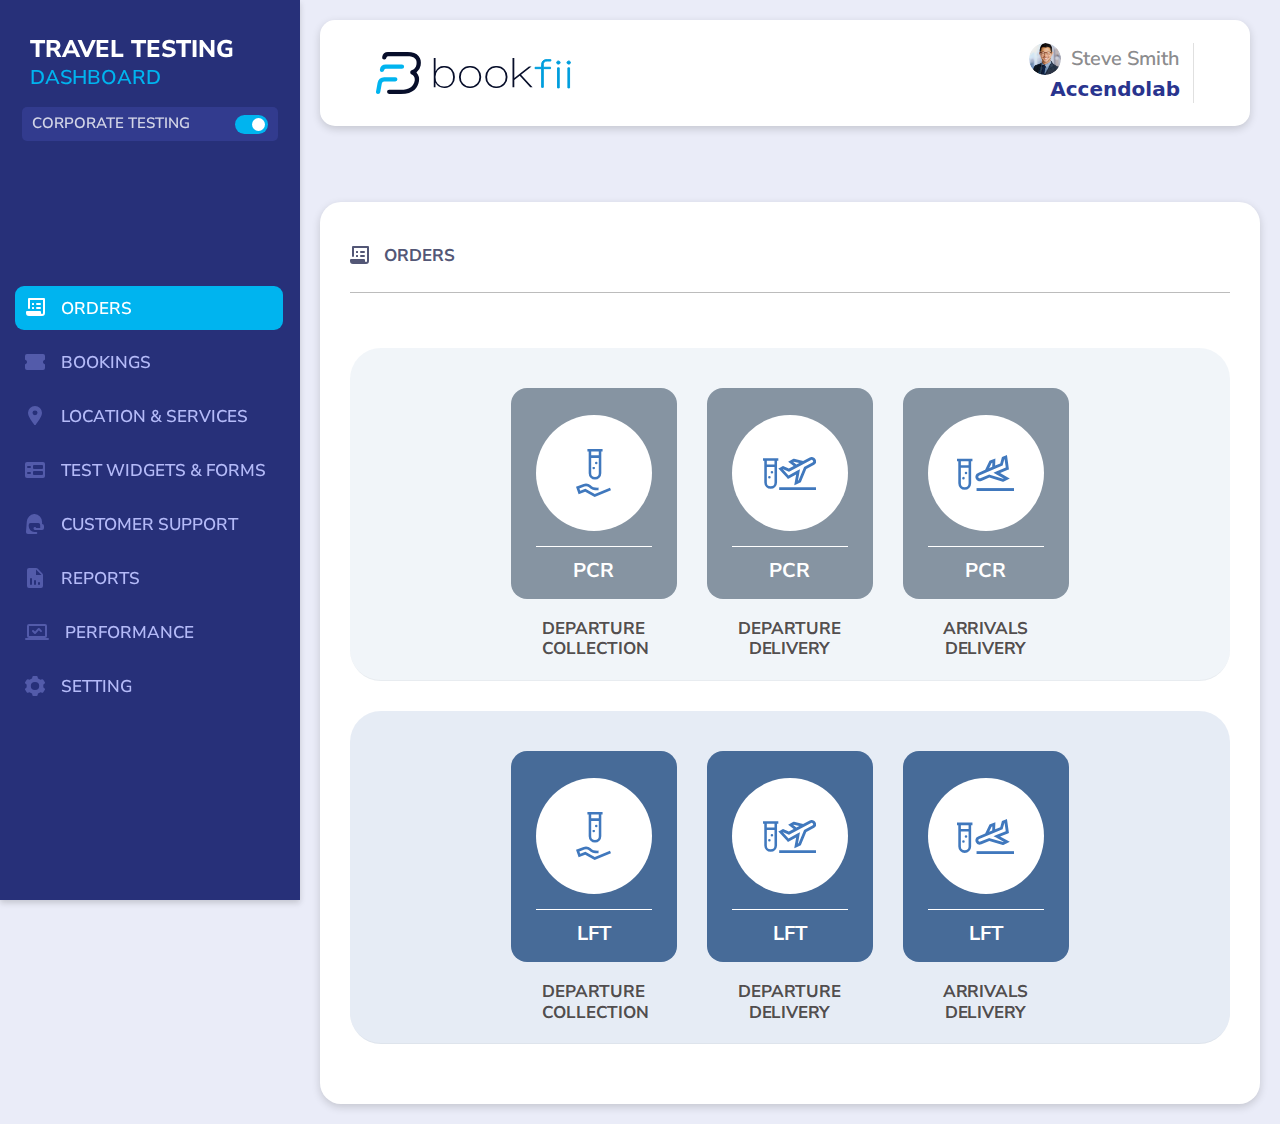
<file: index.html>
<!DOCTYPE html>
<html>
<head>
    <title>Bookfii Dashboard Page</title>
    
    <link type="image/x-icon" rel="shortcut icon" href="assets/images/favicon.png" />
    
    <!-- Required meta tags -->
    <meta charset="UTF-8" />
    <meta name="HandheldFriendly" content="true">
    <meta name="viewport" content="width=device-width, initial-scale=1, shrink-to-fit=no">
    
    <meta name="description" content="">
    <meta name="keywords" content="">
    <meta name="author" content="">
    
    <!-- Google Fonts -->
    <link href="https://fonts.googleapis.com/css2?family=Nunito+Sans:wght@200;300;400;600;700;800;900&display=swap" rel="stylesheet">
    
    <!-- Bootstrap CSS -->
    <link rel="stylesheet" href="assets/css/bootstrap.min.css">
    
    <!-- Style Sheet -->
    <link rel="stylesheet" type="text/css" href="assets/css/style.css">
    <link rel="stylesheet" type="text/css" href="assets/css/responsive.css">

    
    
</head>
<body>
    <div class="main_wrapper">
        <!-- Header Start -->
        <div class="header_wrapper">
            <header>
                <div class="header_block">
                    <div class="logo_trigger_hold">
                        <div class="menu_trigger">
                            <svg xmlns="http://www.w3.org/2000/svg" width="16.842" height="14.677" viewBox="0 0 16.842 14.677">
                                <g id="Close_Menu" data-name="Close Menu" transform="translate(0.5 0.707)">
                                  <path id="Shape" d="M-5.526.5H0" transform="translate(15.842 12.503)" fill="none" stroke="#535776" stroke-linecap="round" stroke-linejoin="round" stroke-miterlimit="10" stroke-width="1"/>
                                  <path id="Shape-2" data-name="Shape" d="M0,0-6.263,6.632,0,13.263" transform="translate(6.263)" fill="none" stroke="#535776" stroke-linecap="round" stroke-linejoin="round" stroke-miterlimit="10" stroke-width="1"/>
                                  <path id="Shape-3" data-name="Shape" d="M-15.842,0H0" transform="translate(15.842 6.563)" fill="none" stroke="#535776" stroke-linecap="round" stroke-linejoin="round" stroke-miterlimit="10" stroke-width="1"/>
                                  <path id="Shape-4" data-name="Shape" d="M-5.526.5H0" transform="translate(15.842 -0.368)" fill="none" stroke="#535776" stroke-linecap="round" stroke-linejoin="round" stroke-miterlimit="10" stroke-width="1"/>
                                </g>
                              </svg>
                        </div>
                        <div class="logo">
                            <a href="dashboard.html"><img src="assets/images/logo.svg" alt="logo"></a>
                        </div>
                    </div>
                    <div class="header_left_content">
                        <div class="header_user_content">
                            <p><img src="assets/images/user_ic.png" alt="user"><span>Steve Smith</span></p>
                            <a href="#0">Accendolab</a>
                        </div>
                    </div>
                </div>
            </header>
        </div>
        <!-- Header End -->
        
        <!-- Sidebar Start -->
        <div class="sidebar_wrapper">
            <div class="close_trigger">
                <span></span>
                <span></span>
            </div>
            <div class="sidebar_block">
                <div class="sidebar_heading">
                    <h3>TRAVEL TESTING</h3>
                    <p>DASHBOARD</p>
                </div>
                <div class="corporate_btn_switch">
                    <div class="corporate_btn_box">
                        <p> CORPORATE TESTING</p>
                        <div class="cm_switch">
                            <input type="checkbox" hidden="hidden" id="c_testing" data-role="flipswitch" checked>
                            <label class="switch" for="c_testing"></label>
                        </div>
                    </div>
                </div>

                <div class="sidebar_menu_block">
                    <div class="sidebar_menu">
                        <ul>
                            <li class="active">
                                <a href="index.html" >
                                    <div class="menu_icon">
                                        <img src="assets/images/sidebar_ic1.svg" alt="icon">
                                    </div>
                                    <span class="menu_text">ORDERS</span>
                                </a>
                            </li>
                            <li>
                                <a href="bookings.html" >
                                    <div class="menu_icon">
                                        <img src="assets/images/sidebar_ic2.svg" alt="icon">
                                    </div>
                                    <span class="menu_text">BOOKINGS</span>
                                </a>
                            </li>
                            <li>
                                <a href="location_services.html" >
                                    <div class="menu_icon">
                                        <img src="assets/images/sidebar_ic3.svg" alt="icon">
                                    </div>
                                    <span class="menu_text">LOCATION & SERVICES</span>
                                </a>
                            </li>
                            <li>
                                <a href="test-widgets-forms.html" >
                                    <div class="menu_icon">
                                        <img src="assets/images/sidebar_ic4.svg" alt="icon">
                                    </div>
                                    <span class="menu_text">TEST WIDGETS & FORMS</span>
                                </a>
                            </li>
                            <li>
                                <a href="customer-support.html" >
                                    <div class="menu_icon">
                                        <img src="assets/images/sidebar_ic5.svg" alt="icon">
                                    </div>
                                    <span class="menu_text">CUSTOMER SUPPORT</span>
                                </a>
                            </li>
                            <li>
                                <a href="reports.html" >
                                    <div class="menu_icon">
                                        <img src="assets/images/sidebar_ic6.svg" alt="icon">
                                    </div>
                                    <span class="menu_text">REPORTS</span>
                                </a>
                            </li>
                            <li>
                                <a href="performance.html" >
                                    <div class="menu_icon">
                                        <img src="assets/images/sidebar_ic7.svg" alt="icon">
                                    </div>
                                    <span class="menu_text">PERFORMANCE</span>
                                </a>
                            </li>
                            <li>
                                <a href="setting-2.html" >
                                    <div class="menu_icon">
                                        <img src="assets/images/sidebar_ic8.svg" alt="icon">
                                    </div>
                                    <span class="menu_text">SETTING</span>
                                </a>
                            </li>
                        </ul>
                    </div>
                </div>
            </div>
        </div>
        <div class="cm-overlay"></div>
        <!-- Sidebar End -->
        
        <!-- Main Content Start -->
        <div class="main_content">
            <div class="main_content_lg">
                <div class="db_common_heading_box">
                   
                </div>
                
                <div class="common_content_pad_block">
                    <div class="common_box_wrap">
                        <div class="common_travel_testing_title">
                            <span>
                                <svg xmlns="http://www.w3.org/2000/svg" width="19" height="18" viewBox="0 0 19 18">
                                    <path id="icons8-purchase_order" d="M5,3A1,1,0,0,0,4,4v9a1,1,0,1,0,2,0V5H19V18a.984.984,0,0,1-1,1,1,1,0,0,1-1-1V17a1,1,0,0,0-1-1H3a1,1,0,0,0-1,1v1a3,3,0,0,0,3,3H18a3.015,3.015,0,0,0,3-3V4a1,1,0,0,0-1-1ZM8.5,8a.5.5,0,0,0-.5.5v1a.5.5,0,0,0,.5.5h1a.5.5,0,0,0,.5-.5v-1A.5.5,0,0,0,9.5,8ZM13,8a1,1,0,0,0,0,2h3a1,1,0,0,0,0-2ZM8.5,12a.5.5,0,0,0-.5.5v1a.5.5,0,0,0,.5.5h1a.5.5,0,0,0,.5-.5v-1a.5.5,0,0,0-.5-.5ZM13,12a1,1,0,0,0,0,2h3a1,1,0,0,0,0-2Z" transform="translate(-2 -3)" fill="#535776"/>
                                    </svg>
                            </span>
                            <h2>
                                ORDERS
                            </h2>
                        </div>

                        <div class="common_item_block_wrap row">
                            <div class="col-md-6 col-12 col_md_6">
                                <div class="order_section order_section_one">
                                    <div class="cm_book_fii_wrap">
                                        <div class="cm_book_fii_box">
                                            <a href="#0" class="d-inline-block">
                                                <div class="cm_book_item">
                                                    <div class="cm_book_icon">
                                                        <img src="assets/images/orders/pcr_1.svg" alt="icon" />
                                                    </div>
                                                    <div class="cm_book_text">
                                                        <h6>PCR</h6>
                                                    </div>
                                                </div>
                                                <div class="cm_book_details">
                                                    <h3 class="cm_book_details_title">Departure Collection</h3>
                                                </div>
                                            </a>
                                        </div>

                                        <div class="cm_book_fii_box">
                                            <a href="#0" class="d-inline-block">
                                                <div class="cm_book_item">
                                                    <div class="cm_book_icon">
                                                        <img src="assets/images/orders/pcr_2.svg" alt="icon" />
                                                    </div>
                                                    <div class="cm_book_text">
                                                        <h6>PCR</h6>
                                                    </div>
                                                </div>
                                                <div class="cm_book_details">
                                                    <h3 class="cm_book_details_title">Departure DELIVERY</h3>
                                                </div>
                                            </a>
                                        </div>

                                        <div class="cm_book_fii_box">
                                            <a href="#0" class="d-inline-block">
                                                <div class="cm_book_item">
                                                    <div class="cm_book_icon">
                                                        <img src="assets/images/orders/pcr_3.svg" alt="icon" />
                                                    </div>
                                                    <div class="cm_book_text">
                                                        <h6>PCR</h6>
                                                    </div>
                                                </div>
                                                <div class="cm_book_details">
                                                    <h3 class="cm_book_details_title">ARRIVALS DELIVERY</h3>
                                                </div>
                                            </a>
                                        </div>
                                    </div>
                                </div>
                            </div>

                            <div class="col-md-6 col-12 col_md_6">
                                <div class="order_section order_section_two">
                                    <div class="cm_book_fii_wrap">
                                        <div class="cm_book_fii_box">
                                            <a href="#0" class="d-inline-block">
                                                <div class="cm_book_item">
                                                    <div class="cm_book_icon">
                                                        <img src="assets/images/orders/pcr_1.svg" alt="icon" />
                                                    </div>
                                                    <div class="cm_book_text">
                                                        <h6>LFT</h6>
                                                    </div>
                                                </div>
                                                <div class="cm_book_details">
                                                    <h3 class="cm_book_details_title">Departure Collection</h3>
                                                </div>
                                            </a>
                                        </div>

                                        <div class="cm_book_fii_box">
                                            <a href="#0" class="d-inline-block">
                                                <div class="cm_book_item">
                                                    <div class="cm_book_icon">
                                                        <img src="assets/images/orders/pcr_2.svg" alt="icon" />
                                                    </div>
                                                    <div class="cm_book_text">
                                                        <h6>LFT</h6>
                                                    </div>
                                                </div>
                                                <div class="cm_book_details">
                                                    <h3 class="cm_book_details_title">Departure DELIVERY</h3>
                                                </div>
                                            </a>
                                        </div>

                                        <div class="cm_book_fii_box">
                                            <a href="#0" class="d-inline-block">
                                                <div class="cm_book_item">
                                                    <div class="cm_book_icon">
                                                        <img src="assets/images/orders/pcr_3.svg" alt="icon" />
                                                    </div>
                                                    <div class="cm_book_text">
                                                        <h6>LFT</h6>
                                                    </div>
                                                </div>
                                                <div class="cm_book_details">
                                                    <h3 class="cm_book_details_title">ARRIVALS DELIVERY</h3>
                                                </div>
                                            </a>
                                        </div>
                                    </div>
                                </div>
                            </div>
                        </div>
                    </div>
                </div>
            </div>
        </div>
        <!-- Main Content End -->
        
      


    </div>
          
        <script src="assets/js/jquery3.5.1.min.js"></script>
        <script src="https://cdn.jsdelivr.net/npm/@popperjs/core@2.10.2/dist/umd/popper.min.js" ></script>
        <script src="https://cdn.jsdelivr.net/npm/bootstrap@5.1.3/dist/js/bootstrap.min.js" ></script> 
        <script src="assets/js/custom.js"></script>
  
    </body>
    </html>
</file>
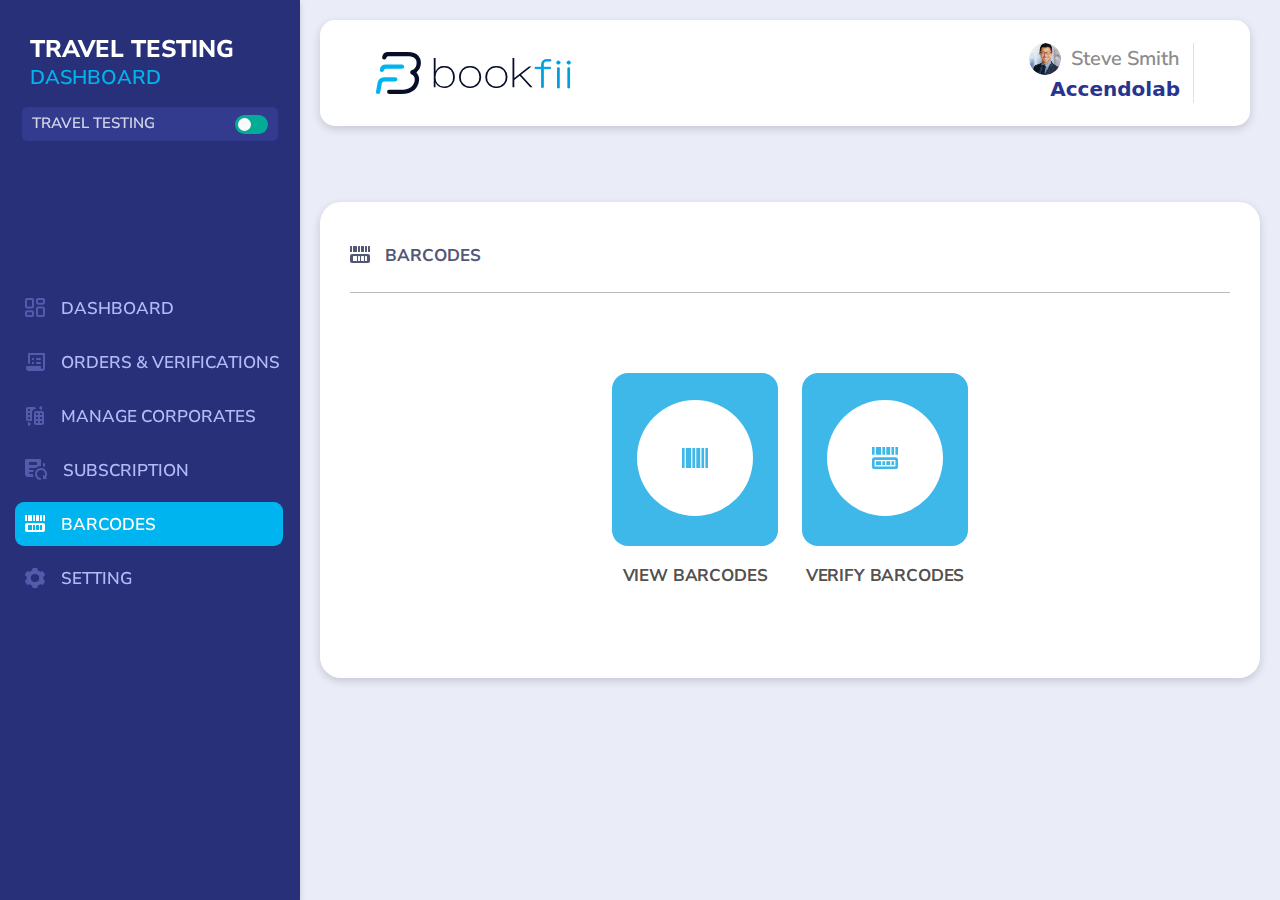
<file: barcodes.html>
<!DOCTYPE html>
<html>
<head>
    <title>Bookfii Dashboard Page</title>
    
    <link type="image/x-icon" rel="shortcut icon" href="assets/images/favicon.png" />
    
    <!-- Required meta tags -->
    <meta charset="UTF-8" />
    <meta name="HandheldFriendly" content="true">
    <meta name="viewport" content="width=device-width, initial-scale=1, shrink-to-fit=no">
    
    <meta name="description" content="">
    <meta name="keywords" content="">
    <meta name="author" content="">
    
    <!-- Google Fonts -->
    <link href="https://fonts.googleapis.com/css2?family=Nunito+Sans:wght@200;300;400;600;700;800;900&display=swap" rel="stylesheet">
    
    <!-- Bootstrap CSS -->
    <link rel="stylesheet" href="assets/css/bootstrap.min.css">
    
    <!-- Style Sheet -->
    <link rel="stylesheet" type="text/css" href="assets/css/style.css">
    <link rel="stylesheet" type="text/css" href="assets/css/responsive.css">

    
    
</head>
<body>
    <div class="main_wrapper">
        <!-- Header Start -->
        <div class="header_wrapper">
            <header>
                <div class="header_block">
                    <div class="logo_trigger_hold">
                        <div class="menu_trigger">
                            <svg xmlns="http://www.w3.org/2000/svg" width="16.842" height="14.677" viewBox="0 0 16.842 14.677">
                                <g id="Close_Menu" data-name="Close Menu" transform="translate(0.5 0.707)">
                                  <path id="Shape" d="M-5.526.5H0" transform="translate(15.842 12.503)" fill="none" stroke="#535776" stroke-linecap="round" stroke-linejoin="round" stroke-miterlimit="10" stroke-width="1"/>
                                  <path id="Shape-2" data-name="Shape" d="M0,0-6.263,6.632,0,13.263" transform="translate(6.263)" fill="none" stroke="#535776" stroke-linecap="round" stroke-linejoin="round" stroke-miterlimit="10" stroke-width="1"/>
                                  <path id="Shape-3" data-name="Shape" d="M-15.842,0H0" transform="translate(15.842 6.563)" fill="none" stroke="#535776" stroke-linecap="round" stroke-linejoin="round" stroke-miterlimit="10" stroke-width="1"/>
                                  <path id="Shape-4" data-name="Shape" d="M-5.526.5H0" transform="translate(15.842 -0.368)" fill="none" stroke="#535776" stroke-linecap="round" stroke-linejoin="round" stroke-miterlimit="10" stroke-width="1"/>
                                </g>
                              </svg>
                        </div>
                        <div class="logo">
                            <a href="#0"><img src="assets/images/logo.svg" alt="logo"></a>
                        </div>
                    </div>
                    <div class="header_left_content">
                        <div class="header_user_content">
                            <p><img src="assets/images/user_ic.png" alt="user"><span>Steve Smith</span></p>
                            <a href="#0">Accendolab</a>
                        </div>
                    </div>
                </div>
            </header>
        </div>
        <!-- Header End -->
        
        <!-- Sidebar Start -->
        <div class="sidebar_wrapper">
            <div class="close_trigger">
                <span></span>
                <span></span>
            </div>
            <div class="sidebar_block">
                <div class="sidebar_heading">
                    <h3>TRAVEL TESTING</h3>
                    <p>DASHBOARD</p>
                </div>
                <div class="corporate_btn_switch">
                    <div class="corporate_btn_box">
                        <p>TRAVEL TESTING</p>
                        <div class="cm_switch">
                            <input type="checkbox" hidden="hidden" id="c_testing" data-role="flipswitch">
                            <label class="switch" for="c_testing"></label>
                        </div>
                    </div>
                </div>

                <div class="sidebar_menu_block">
                    <div class="sidebar_menu">
                        <ul>
                            <li>
                                <a href="dashboard.html" >
                                    <div class="menu_icon">
                                        <img src="assets/images/sidebar/sidebar_ic0.svg" alt="icon">
                                    </div>
                                    <span class="menu_text">DASHBOARD</span>
                                </a>
                            </li>
                            <li>
                                <a href="orders_verifications.html" >
                                    <div class="menu_icon">
                                        <img src="assets/images/sidebar/sidebar_ic1.svg" alt="icon">
                                    </div>
                                    <span class="menu_text">ORDERS & VERIFICATIONS</span>
                                </a>
                            </li>
                            <li>
                                <a href="manage-corporates.html" >
                                    <div class="menu_icon">
                                        <img src="assets/images/sidebar/sidebar_ic2.svg" alt="icon">
                                    </div>
                                    <span class="menu_text">MANAGE CORPORATES</span>
                                </a>
                            </li>
                            <li>
                                <a href="subscription.html" >
                                    <div class="menu_icon">
                                        <img src="assets/images/sidebar/sidebar_ic3.svg" alt="icon">
                                    </div>
                                    <span class="menu_text">SUBSCRIPTION</span>
                                </a>
                            </li>
                            <li  class="active">
                                <a href="barcodes.html" >
                                    <div class="menu_icon">
                                        <img src="assets/images/sidebar/sidebar_ic4.svg" alt="icon">
                                    </div>
                                    <span class="menu_text">BARCODES</span>
                                </a>
                            </li>
                            <li>
                                <a href="setting.html" >
                                    <div class="menu_icon">
                                        <img src="assets/images/sidebar/sidebar_ic5.svg" alt="icon">
                                    </div>
                                    <span class="menu_text">SETTING</span>
                                </a>
                            </li>
                        </ul>
                    </div>
                </div>
            </div>
        </div>
        <div class="cm-overlay"></div>
        <!-- Sidebar End -->
        
        <!-- Main Content Start -->
        <div class="main_content">
            <div class="main_content_lg">
                <div class="db_common_heading_box">
                   
                </div>
                
                <div class="common_content_pad_block">
                    <div class="common_box_wrap all_bg_remove barcodes_page_wrap">
                        <div class="common_travel_testing_title">
                            <span>
                                <img src="assets/images/barcodes/barcodes-main-ic.svg" alt="icon" />
                            </span>
                            <h2>
                                BARCODES
                            </h2>
                        </div>

                        <div class="common_item_block_wrap">
                            <div class="cm_book_fii_wrap">

                                <div class="cm_book_fii_box">
                                    <a href="#0" class="d-inline-block">
                                        <div class="cm_book_item">
                                            <div class="cm_book_icon">
                                                <img src="assets/images/barcodes/barcodes-ic1.svg" alt="icon" />
                                            </div>
                                        </div>
                                        <div class="cm_book_details">
                                            <h3 class="cm_book_details_title">VIEW BARCODES</h3>
                                        </div>
                                    </a>
                                </div>

                                <div class="cm_book_fii_box">
                                    <a href="#0" class="d-inline-block">
                                        <div class="cm_book_item">
                                            <div class="cm_book_icon">
                                                <img src="assets/images/barcodes/barcodes-ic2.svg" alt="icon" />
                                            </div>
                                        </div>
                                        <div class="cm_book_details">
                                            <h3 class="cm_book_details_title">VERIFY BARCODES</h3>
                                        </div>
                                    </a>
                                </div>
                            </div>

                        </div>
                    </div>
                </div>
            </div>
        </div>
        <!-- Main Content End -->
        
      


    </div>
          
        <script src="assets/js/jquery3.5.1.min.js"></script>
        <script src="https://cdn.jsdelivr.net/npm/@popperjs/core@2.10.2/dist/umd/popper.min.js" ></script>
        <script src="https://cdn.jsdelivr.net/npm/bootstrap@5.1.3/dist/js/bootstrap.min.js" ></script> 
        <script src="assets/js/custom.js"></script>
  
    </body>
    </html>
</file>
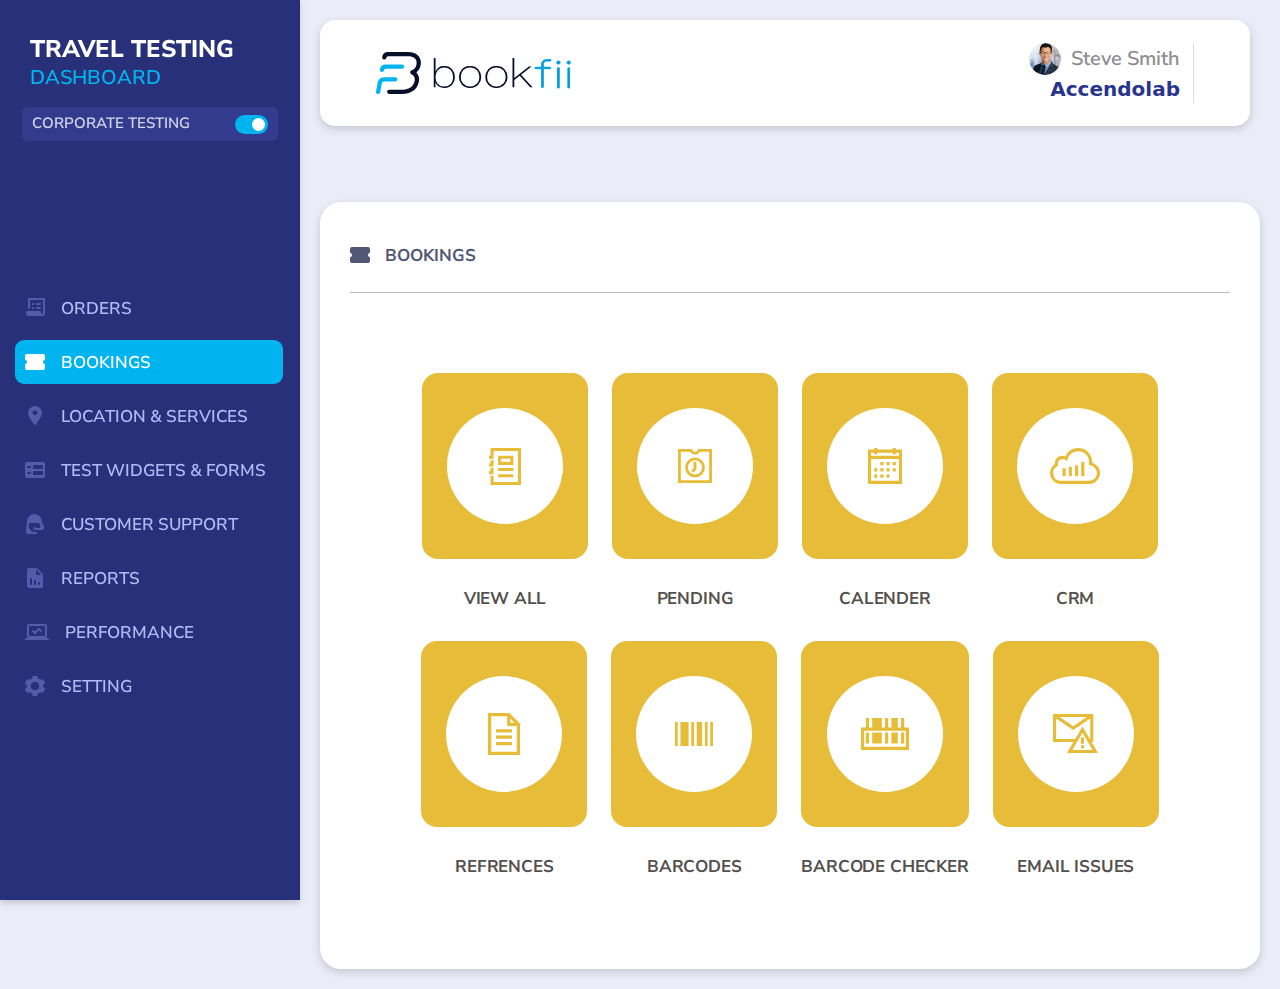
<file: bookings.html>
<!DOCTYPE html>
<html>
<head>
    <title>Bookfii Dashboard Page</title>
    
    <link type="image/x-icon" rel="shortcut icon" href="assets/images/favicon.png" />
    
    <!-- Required meta tags -->
    <meta charset="UTF-8" />
    <meta name="HandheldFriendly" content="true">
    <meta name="viewport" content="width=device-width, initial-scale=1, shrink-to-fit=no">
    
    <meta name="description" content="">
    <meta name="keywords" content="">
    <meta name="author" content="">
    
    <!-- Google Fonts -->
    <link href="https://fonts.googleapis.com/css2?family=Nunito+Sans:wght@200;300;400;600;700;800;900&display=swap" rel="stylesheet">
    
    <!-- Bootstrap CSS -->
    <link rel="stylesheet" href="assets/css/bootstrap.min.css">
    
    <!-- Style Sheet -->
    <link rel="stylesheet" type="text/css" href="assets/css/style.css">
    <link rel="stylesheet" type="text/css" href="assets/css/responsive.css">

    
    
</head>
<body>
    <div class="main_wrapper">
        <!-- Header Start -->
        <div class="header_wrapper">
            <header>
                <div class="header_block">
                    <div class="logo_trigger_hold">
                        <div class="menu_trigger">
                            <svg xmlns="http://www.w3.org/2000/svg" width="16.842" height="14.677" viewBox="0 0 16.842 14.677">
                                <g id="Close_Menu" data-name="Close Menu" transform="translate(0.5 0.707)">
                                  <path id="Shape" d="M-5.526.5H0" transform="translate(15.842 12.503)" fill="none" stroke="#535776" stroke-linecap="round" stroke-linejoin="round" stroke-miterlimit="10" stroke-width="1"/>
                                  <path id="Shape-2" data-name="Shape" d="M0,0-6.263,6.632,0,13.263" transform="translate(6.263)" fill="none" stroke="#535776" stroke-linecap="round" stroke-linejoin="round" stroke-miterlimit="10" stroke-width="1"/>
                                  <path id="Shape-3" data-name="Shape" d="M-15.842,0H0" transform="translate(15.842 6.563)" fill="none" stroke="#535776" stroke-linecap="round" stroke-linejoin="round" stroke-miterlimit="10" stroke-width="1"/>
                                  <path id="Shape-4" data-name="Shape" d="M-5.526.5H0" transform="translate(15.842 -0.368)" fill="none" stroke="#535776" stroke-linecap="round" stroke-linejoin="round" stroke-miterlimit="10" stroke-width="1"/>
                                </g>
                              </svg>
                        </div>
                        <div class="logo">
                            <a href="index.html"><img src="assets/images/logo.svg" alt="logo"></a>
                        </div>
                    </div>
                    <div class="header_left_content">
                        <div class="header_user_content">
                            <p><img src="assets/images/user_ic.png" alt="user"><span>Steve Smith</span></p>
                            <a href="#0">Accendolab</a>
                        </div>
                    </div>
                </div>
            </header>
        </div>
        <!-- Header End -->
        
        <!-- Sidebar Start -->
        <div class="sidebar_wrapper">
            <div class="close_trigger">
                <span></span>
                <span></span>
            </div>
            <div class="sidebar_block">
                <div class="sidebar_heading">
                    <h3>TRAVEL TESTING</h3>
                    <p>DASHBOARD</p>
                </div>
                <div class="corporate_btn_switch">
                    <div class="corporate_btn_box">
                        <p> CORPORATE TESTING</p>
                        <div class="cm_switch">
                            <input type="checkbox" hidden="hidden" id="c_testing" data-role="flipswitch" checked>
                            <label class="switch" for="c_testing"></label>
                        </div>
                    </div>
                </div>

                <div class="sidebar_menu_block">
                    <div class="sidebar_menu">
                        <ul>
                            <li>
                                <a href="index.html" >
                                    <div class="menu_icon">
                                        <img src="assets/images/sidebar_ic1.svg" alt="icon">
                                    </div>
                                    <span class="menu_text">ORDERS</span>
                                </a>
                            </li>
                            <li class="active">
                                <a href="bookings.html" >
                                    <div class="menu_icon">
                                        <img src="assets/images/sidebar_ic2.svg" alt="icon">
                                    </div>
                                    <span class="menu_text">BOOKINGS</span>
                                </a>
                            </li>
                            <li>
                                <a href="location_services.html" >
                                    <div class="menu_icon">
                                        <img src="assets/images/sidebar_ic3.svg" alt="icon">
                                    </div>
                                    <span class="menu_text">LOCATION & SERVICES</span>
                                </a>
                            </li>
                            <li>
                                <a href="test-widgets-forms.html" >
                                    <div class="menu_icon">
                                        <img src="assets/images/sidebar_ic4.svg" alt="icon">
                                    </div>
                                    <span class="menu_text">TEST WIDGETS & FORMS</span>
                                </a>
                            </li>
                            <li>
                                <a href="customer-support.html" >
                                    <div class="menu_icon">
                                        <img src="assets/images/sidebar_ic5.svg" alt="icon">
                                    </div>
                                    <span class="menu_text">CUSTOMER SUPPORT</span>
                                </a>
                            </li>
                            <li>
                                <a href="reports.html" >
                                    <div class="menu_icon">
                                        <img src="assets/images/sidebar_ic6.svg" alt="icon">
                                    </div>
                                    <span class="menu_text">REPORTS</span>
                                </a>
                            </li>
                            <li>
                                <a href="performance.html" >
                                    <div class="menu_icon">
                                        <img src="assets/images/sidebar_ic7.svg" alt="icon">
                                    </div>
                                    <span class="menu_text">PERFORMANCE</span>
                                </a>
                            </li>
                            <li>
                                <a href="setting-2.html" >
                                    <div class="menu_icon">
                                        <img src="assets/images/sidebar_ic8.svg" alt="icon">
                                    </div>
                                    <span class="menu_text">SETTING</span>
                                </a>
                            </li>
                        </ul>
                    </div>
                </div>
            </div>
        </div>
        <div class="cm-overlay"></div>
        <!-- Sidebar End -->
        
        <!-- Main Content Start -->
        <div class="main_content">
            <div class="main_content_lg">
                <div class="db_common_heading_box">
                   
                </div>
                
                <div class="common_content_pad_block">
                    <div class="common_box_wrap all_bg_remove bookings_page_wrap">
                        <div class="common_travel_testing_title">
                            <span>
                                <img src="assets/images/bookings/bookings.svg" alt="icon" />
                            </span>
                            <h2>
                                BOOKINGS
                            </h2>
                        </div>

                        <div class="common_item_block_wrap">
                            <div class="cm_book_fii_wrap">
                                <div class="cm_book_fii_box">
                                    <a href="#0" class="d-inline-block">
                                        <div class="cm_book_item">
                                            <div class="cm_book_icon">
                                                <img src="assets/images/bookings/bookings-1.svg" alt="icon" />
                                            </div>
                                        </div>
                                        <div class="cm_book_details">
                                            <h3 class="cm_book_details_title">VIEW ALL</h3>
                                        </div>
                                    </a>
                                </div>

                                <div class="cm_book_fii_box">
                                    <a href="#0" class="d-inline-block">
                                        <div class="cm_book_item">
                                            <div class="cm_book_icon">
                                                <img src="assets/images/bookings/bookings-2.svg" alt="icon" />
                                            </div>
                                        </div>
                                        <div class="cm_book_details">
                                            <h3 class="cm_book_details_title">PENDING</h3>
                                        </div>
                                    </a>
                                </div>

                                <div class="cm_book_fii_box">
                                    <a href="#0" class="d-inline-block">
                                        <div class="cm_book_item">
                                            <div class="cm_book_icon">
                                                <img src="assets/images/bookings/bookings-3.svg" alt="icon" />
                                            </div>
                                        </div>
                                        <div class="cm_book_details">
                                            <h3 class="cm_book_details_title">CALENDER</h3>
                                        </div>
                                    </a>
                                </div>

                                <div class="cm_book_fii_box">
                                    <a href="#0" class="d-inline-block">
                                        <div class="cm_book_item">
                                            <div class="cm_book_icon">
                                                <img src="assets/images/bookings/bookings-4.svg" alt="icon" />
                                            </div>
                                        </div>
                                        <div class="cm_book_details">
                                            <h3 class="cm_book_details_title">CRM</h3>
                                        </div>
                                    </a>
                                </div>

                                <div class="cm_book_fii_box">
                                    <a href="#0" class="d-inline-block">
                                        <div class="cm_book_item">
                                            <div class="cm_book_icon">
                                                <img src="assets/images/bookings/bookings-5.svg" alt="icon" />
                                            </div>
                                        </div>
                                        <div class="cm_book_details">
                                            <h3 class="cm_book_details_title">REFRENCES</h3>
                                        </div>
                                    </a>
                                </div>

                                <div class="cm_book_fii_box">
                                    <a href="#0" class="d-inline-block">
                                        <div class="cm_book_item">
                                            <div class="cm_book_icon">
                                                <img src="assets/images/bookings/bookings-6.svg" alt="icon" />
                                            </div>
                                        </div>
                                        <div class="cm_book_details">
                                            <h3 class="cm_book_details_title">BARCODES</h3>
                                        </div>
                                    </a>
                                </div>

                                <div class="cm_book_fii_box">
                                    <a href="#0" class="d-inline-block">
                                        <div class="cm_book_item">
                                            <div class="cm_book_icon">
                                                <img src="assets/images/bookings/bookings-7.svg" alt="icon" />
                                            </div>
                                        </div>
                                        <div class="cm_book_details">
                                            <h3 class="cm_book_details_title">BARCODE CHECKER</h3>
                                        </div>
                                    </a>
                                </div>

                                <div class="cm_book_fii_box">
                                    <a href="#0" class="d-inline-block">
                                        <div class="cm_book_item">
                                            <div class="cm_book_icon">
                                                <img src="assets/images/bookings/bookings-8.svg" alt="icon" />
                                            </div>
                                        </div>
                                        <div class="cm_book_details">
                                            <h3 class="cm_book_details_title">EMAIL ISSUES</h3>
                                        </div>
                                    </a>
                                </div>
                            </div>

                        </div>
                    </div>
                </div>
            </div>
        </div>
        <!-- Main Content End -->
        
      


    </div>
          
        <script src="assets/js/jquery3.5.1.min.js"></script>
        <script src="https://cdn.jsdelivr.net/npm/@popperjs/core@2.10.2/dist/umd/popper.min.js" ></script>
        <script src="https://cdn.jsdelivr.net/npm/bootstrap@5.1.3/dist/js/bootstrap.min.js" ></script> 
        <script src="assets/js/custom.js"></script>
  
    </body>
    </html>
</file>
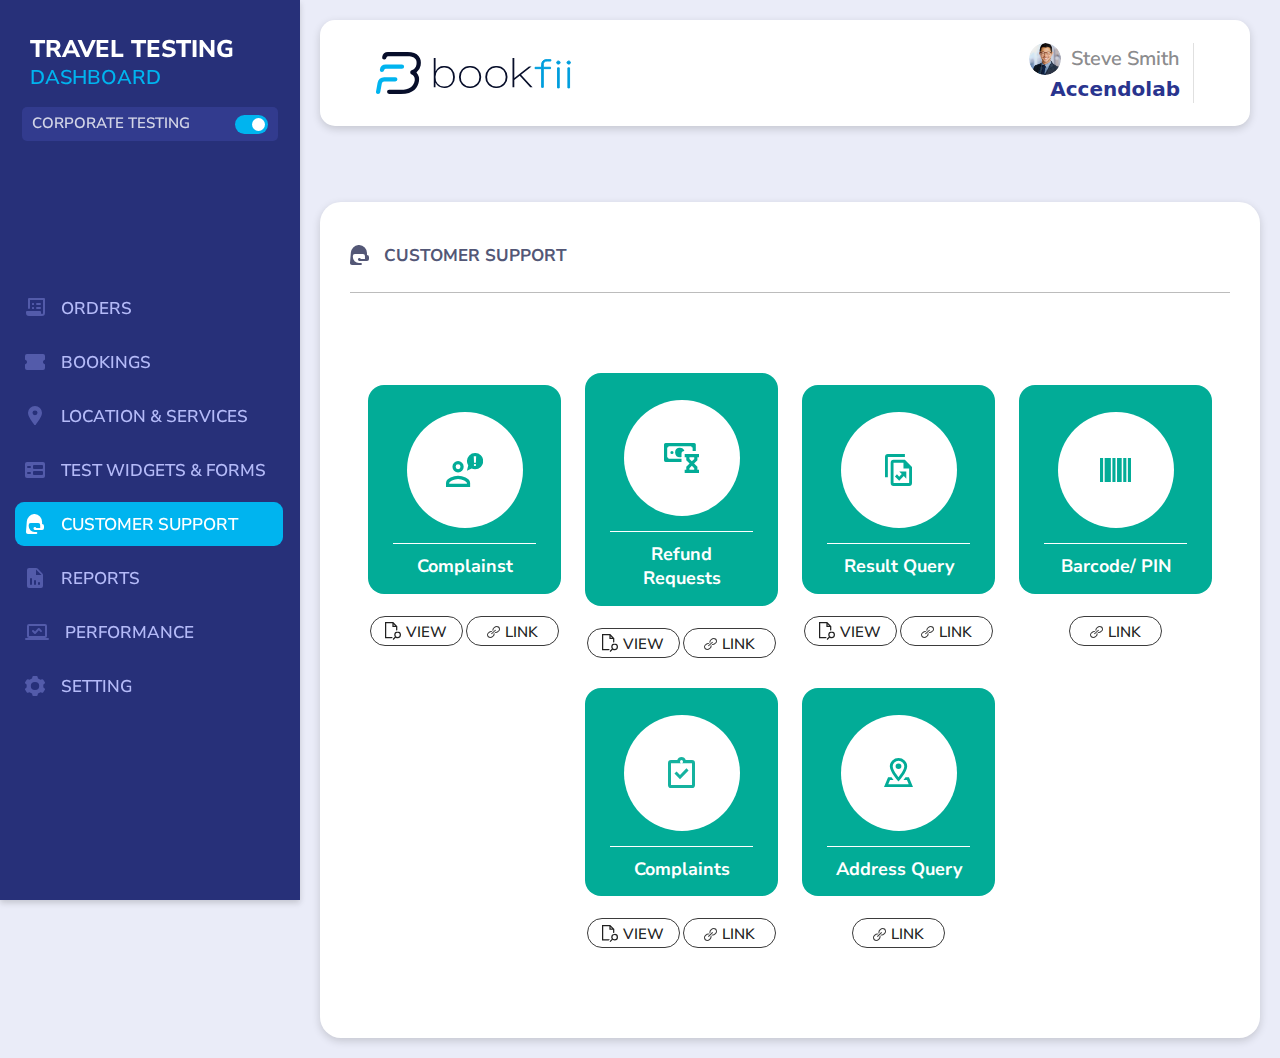
<file: customer-support.html>
<!DOCTYPE html>
<html>
<head>
    <title>Bookfii Dashboard Page</title>
    
    <link type="image/x-icon" rel="shortcut icon" href="assets/images/favicon.png" />
    
    <!-- Required meta tags -->
    <meta charset="UTF-8" />
    <meta name="HandheldFriendly" content="true">
    <meta name="viewport" content="width=device-width, initial-scale=1, shrink-to-fit=no">
    
    <meta name="description" content="">
    <meta name="keywords" content="">
    <meta name="author" content="">
    
    <!-- Google Fonts -->
    <link href="https://fonts.googleapis.com/css2?family=Nunito+Sans:wght@200;300;400;600;700;800;900&display=swap" rel="stylesheet">
    
    <!-- Bootstrap CSS -->
    <link rel="stylesheet" href="assets/css/bootstrap.min.css">
    
    <!-- Style Sheet -->
    <link rel="stylesheet" type="text/css" href="assets/css/style.css">
    <link rel="stylesheet" type="text/css" href="assets/css/responsive.css">

    
    
</head>
<body>
    <div class="main_wrapper">
        <!-- Header Start -->
        <div class="header_wrapper">
            <header>
                <div class="header_block">
                    <div class="logo_trigger_hold">
                        <div class="menu_trigger">
                            <svg xmlns="http://www.w3.org/2000/svg" width="16.842" height="14.677" viewBox="0 0 16.842 14.677">
                                <g id="Close_Menu" data-name="Close Menu" transform="translate(0.5 0.707)">
                                  <path id="Shape" d="M-5.526.5H0" transform="translate(15.842 12.503)" fill="none" stroke="#535776" stroke-linecap="round" stroke-linejoin="round" stroke-miterlimit="10" stroke-width="1"/>
                                  <path id="Shape-2" data-name="Shape" d="M0,0-6.263,6.632,0,13.263" transform="translate(6.263)" fill="none" stroke="#535776" stroke-linecap="round" stroke-linejoin="round" stroke-miterlimit="10" stroke-width="1"/>
                                  <path id="Shape-3" data-name="Shape" d="M-15.842,0H0" transform="translate(15.842 6.563)" fill="none" stroke="#535776" stroke-linecap="round" stroke-linejoin="round" stroke-miterlimit="10" stroke-width="1"/>
                                  <path id="Shape-4" data-name="Shape" d="M-5.526.5H0" transform="translate(15.842 -0.368)" fill="none" stroke="#535776" stroke-linecap="round" stroke-linejoin="round" stroke-miterlimit="10" stroke-width="1"/>
                                </g>
                              </svg>
                        </div>
                        <div class="logo">
                            <a href="index.html"><img src="assets/images/logo.svg" alt="logo"></a>
                        </div>
                    </div>
                    <div class="header_left_content">
                        <div class="header_user_content">
                            <p><img src="assets/images/user_ic.png" alt="user"><span>Steve Smith</span></p>
                            <a href="#0">Accendolab</a>
                        </div>
                    </div>
                </div>
            </header>
        </div>
        <!-- Header End -->
        
        <!-- Sidebar Start -->
        <div class="sidebar_wrapper">
            <div class="close_trigger">
                <span></span>
                <span></span>
            </div>
            <div class="sidebar_block">
                <div class="sidebar_heading">
                    <h3>TRAVEL TESTING</h3>
                    <p>DASHBOARD</p>
                </div>
                <div class="corporate_btn_switch">
                    <div class="corporate_btn_box">
                        <p> CORPORATE TESTING</p>
                        <div class="cm_switch">
                            <input type="checkbox" hidden="hidden" id="c_testing" data-role="flipswitch" checked>
                            <label class="switch" for="c_testing"></label>
                        </div>
                    </div>
                </div>

                <div class="sidebar_menu_block">
                    <div class="sidebar_menu">
                        <ul>
                            <li>
                                <a href="index.html" >
                                    <div class="menu_icon">
                                        <img src="assets/images/sidebar_ic1.svg" alt="icon">
                                    </div>
                                    <span class="menu_text">ORDERS</span>
                                </a>
                            </li>
                            <li>
                                <a href="bookings.html" >
                                    <div class="menu_icon">
                                        <img src="assets/images/sidebar_ic2.svg" alt="icon">
                                    </div>
                                    <span class="menu_text">BOOKINGS</span>
                                </a>
                            </li>
                            <li>
                                <a href="location_services.html" >
                                    <div class="menu_icon">
                                        <img src="assets/images/sidebar_ic3.svg" alt="icon">
                                    </div>
                                    <span class="menu_text">LOCATION & SERVICES</span>
                                </a>
                            </li>
                            <li>
                                <a href="test-widgets-forms.html" >
                                    <div class="menu_icon">
                                        <img src="assets/images/sidebar_ic4.svg" alt="icon">
                                    </div>
                                    <span class="menu_text">TEST WIDGETS & FORMS</span>
                                </a>
                            </li>
                            <li class="active">
                                <a href="customer-support.html" >
                                    <div class="menu_icon">
                                        <img src="assets/images/sidebar_ic5.svg" alt="icon">
                                    </div>
                                    <span class="menu_text">CUSTOMER SUPPORT</span>
                                </a>
                            </li>
                            <li>
                                <a href="reports.html" >
                                    <div class="menu_icon">
                                        <img src="assets/images/sidebar_ic6.svg" alt="icon">
                                    </div>
                                    <span class="menu_text">REPORTS</span>
                                </a>
                            </li>
                            <li>
                                <a href="performance.html" >
                                    <div class="menu_icon">
                                        <img src="assets/images/sidebar_ic7.svg" alt="icon">
                                    </div>
                                    <span class="menu_text">PERFORMANCE</span>
                                </a>
                            </li>
                            <li>
                                <a href="setting-2.html" >
                                    <div class="menu_icon">
                                        <img src="assets/images/sidebar_ic8.svg" alt="icon">
                                    </div>
                                    <span class="menu_text">SETTING</span>
                                </a>
                            </li>
                        </ul>
                    </div>
                </div>
            </div>
        </div>
        <div class="cm-overlay"></div>
        <!-- Sidebar End -->
        
        <!-- Main Content Start -->
        <div class="main_content">
            <div class="main_content_lg">
                <div class="db_common_heading_box">
                   
                </div>
                
                <div class="common_content_pad_block">
                    <div class="common_box_wrap all_bg_remove customer_support_page_wrap">
                        <div class="common_travel_testing_title">
                            <span>
                                <img src="assets/images/customer_support/technical_support.svg" alt="icon" />
                            </span>
                            <h2>
                                CUSTOMER SUPPORT
                            </h2>
                        </div>

                        <div class="common_item_block_wrap">
                            <div class="cm_book_fii_wrap">
                                <div class="cm_book_fii_box">
                                    <a href="#0" class="d-inline-block">
                                        <div class="cm_book_item">
                                            <div class="cm_book_icon">
                                                <img src="assets/images/customer_support/customer_support-1.svg" alt="icon" />
                                            </div>
                                            <div class="cm_book_text">
                                                <h6>Complainst</h6>
                                            </div>
                                        </div>
                                    </a>
                                    <div class="cm_book_details">
                                        <div class="two_btn_wrap">
                                            <button class="view_btn_wrap"><span class="btn_icon_wrap"><img src="assets/images/location-and-service/view.svg" alt="" /></span>view</button>
                                            <button class="add_btn_wrap"><span class="btn_icon_wrap"><img src="assets/images/text_widgest_form/link.svg" alt=""></span>LINK</button>
                                       </div>
                                    </div>
                                </div>

                                <div class="cm_book_fii_box">
                                    <a href="#0" class="d-inline-block">
                                        <div class="cm_book_item">
                                            <div class="cm_book_icon">
                                                <img src="assets/images/customer_support/customer_support-2.svg" alt="icon" />
                                            </div>
                                            <div class="cm_book_text">
                                                <h6>Refund Requests</h6>
                                            </div>
                                        </div>
                                    </a>
                                    <div class="cm_book_details">
                                        <div class="two_btn_wrap">
                                            <button class="view_btn_wrap"><span class="btn_icon_wrap"><img src="assets/images/location-and-service/view.svg" alt="" /></span>view</button>
                                            <button class="add_btn_wrap"><span class="btn_icon_wrap"><img src="assets/images/text_widgest_form/link.svg" alt=""></span>LINK</button>
                                       </div>
                                    </div>
                                </div>

                                <div class="cm_book_fii_box">
                                    <a href="#0" class="d-inline-block">
                                        <div class="cm_book_item">
                                            <div class="cm_book_icon">
                                                <img src="assets/images/customer_support/customer_support-3.svg" alt="icon" />
                                            </div>
                                            <div class="cm_book_text">
                                                <h6>Result Query</h6>
                                            </div>
                                        </div>
                                    </a>
                                    <div class="cm_book_details">
                                        <div class="two_btn_wrap">
                                            <button class="view_btn_wrap"><span class="btn_icon_wrap"><img src="assets/images/location-and-service/view.svg" alt="" /></span>view</button>
                                            <button class="add_btn_wrap"><span class="btn_icon_wrap"><img src="assets/images/text_widgest_form/link.svg" alt=""></span>LINK</button>
                                       </div>
                                    </div>
                                </div>

                                <div class="cm_book_fii_box">
                                    <a href="#0" class="d-inline-block">
                                        <div class="cm_book_item">
                                            <div class="cm_book_icon">
                                                <img src="assets/images/customer_support/customer_support-4.svg" alt="icon" />
                                            </div>
                                            <div class="cm_book_text">
                                                <h6>Barcode/ PIN</h6>
                                            </div>
                                        </div>
                                    </a>
                                    <div class="cm_book_details">
                                        <div class="two_btn_wrap">
                                            <button class="add_btn_wrap"><span class="btn_icon_wrap"><img src="assets/images/text_widgest_form/link.svg" alt=""></span>LINK</button>
                                       </div>
                                    </div>
                                </div>

                                <div class="cm_book_fii_box">
                                    <a href="#0" class="d-inline-block">
                                        <div class="cm_book_item">
                                            <div class="cm_book_icon">
                                                <img src="assets/images/customer_support/customer_support-5.svg" alt="icon" />
                                            </div>
                                            <div class="cm_book_text">
                                                <h6>Complaints</h6>
                                            </div>
                                        </div>
                                    </a>
                                    <div class="cm_book_details">
                                        <div class="two_btn_wrap">
                                            <button class="view_btn_wrap"><span class="btn_icon_wrap"><img src="assets/images/location-and-service/view.svg" alt="" /></span>view</button>
                                            <button class="add_btn_wrap"><span class="btn_icon_wrap"><img src="assets/images/text_widgest_form/link.svg" alt=""></span>LINK</button>
                                       </div>
                                    </div>
                                </div>

                                <div class="cm_book_fii_box">
                                    <a href="#0" class="d-inline-block">
                                        <div class="cm_book_item">
                                            <div class="cm_book_icon">
                                                <img src="assets/images/customer_support/customer_support-6.svg" alt="icon" />
                                            </div>
                                            <div class="cm_book_text">
                                                <h6>Address Query</h6>
                                            </div>
                                        </div>
                                    </a>
                                    <div class="cm_book_details">
                                        <div class="two_btn_wrap">
                                            <button class="add_btn_wrap"><span class="btn_icon_wrap"><img src="assets/images/text_widgest_form/link.svg" alt=""></span>LINK</button>
                                       </div>
                                    </div>
                                </div>
                            </div>

                        </div>
                    </div>
                </div>
            </div>
        </div>
        <!-- Main Content End -->
        
      


    </div>
          
        <script src="assets/js/jquery3.5.1.min.js"></script>
        <script src="https://cdn.jsdelivr.net/npm/@popperjs/core@2.10.2/dist/umd/popper.min.js" ></script>
        <script src="https://cdn.jsdelivr.net/npm/bootstrap@5.1.3/dist/js/bootstrap.min.js" ></script> 
        <script src="assets/js/custom.js"></script>
  
    </body>
    </html>
</file>
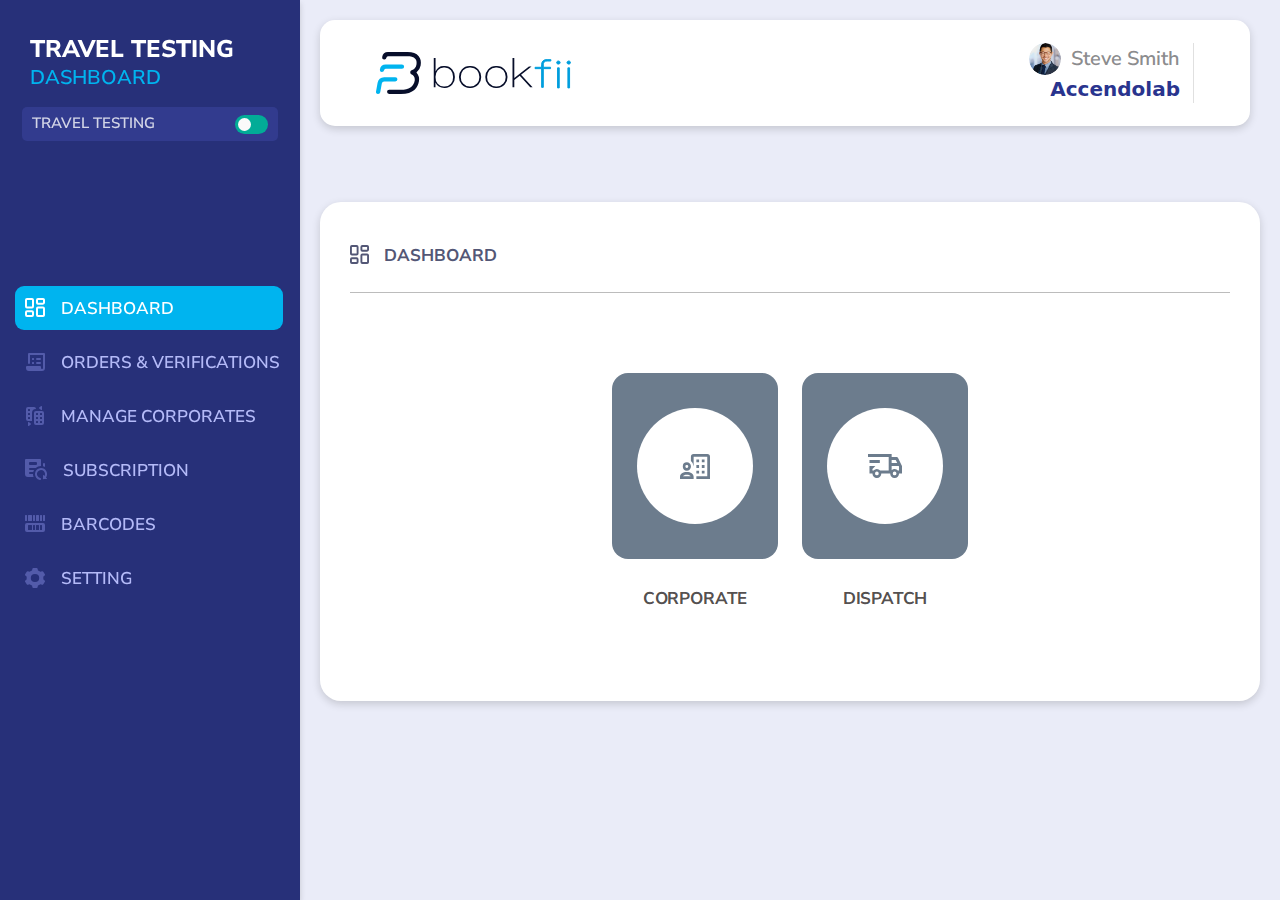
<file: dashboard.html>
<!DOCTYPE html>
<html>
<head>
    <title>Bookfii Dashboard Page</title>
    
    <link type="image/x-icon" rel="shortcut icon" href="assets/images/favicon.png" />
    
    <!-- Required meta tags -->
    <meta charset="UTF-8" />
    <meta name="HandheldFriendly" content="true">
    <meta name="viewport" content="width=device-width, initial-scale=1, shrink-to-fit=no">
    
    <meta name="description" content="">
    <meta name="keywords" content="">
    <meta name="author" content="">
    
    <!-- Google Fonts -->
    <link href="https://fonts.googleapis.com/css2?family=Nunito+Sans:wght@200;300;400;600;700;800;900&display=swap" rel="stylesheet">
    
    <!-- Bootstrap CSS -->
    <link rel="stylesheet" href="assets/css/bootstrap.min.css">
    
    <!-- Style Sheet -->
    <link rel="stylesheet" type="text/css" href="assets/css/style.css">
    <link rel="stylesheet" type="text/css" href="assets/css/responsive.css">

    
    
</head>
<body>
    <div class="main_wrapper">
        <!-- Header Start -->
        <div class="header_wrapper">
            <header>
                <div class="header_block">
                    <div class="logo_trigger_hold">
                        <div class="menu_trigger">
                            <svg xmlns="http://www.w3.org/2000/svg" width="16.842" height="14.677" viewBox="0 0 16.842 14.677">
                                <g id="Close_Menu" data-name="Close Menu" transform="translate(0.5 0.707)">
                                  <path id="Shape" d="M-5.526.5H0" transform="translate(15.842 12.503)" fill="none" stroke="#535776" stroke-linecap="round" stroke-linejoin="round" stroke-miterlimit="10" stroke-width="1"/>
                                  <path id="Shape-2" data-name="Shape" d="M0,0-6.263,6.632,0,13.263" transform="translate(6.263)" fill="none" stroke="#535776" stroke-linecap="round" stroke-linejoin="round" stroke-miterlimit="10" stroke-width="1"/>
                                  <path id="Shape-3" data-name="Shape" d="M-15.842,0H0" transform="translate(15.842 6.563)" fill="none" stroke="#535776" stroke-linecap="round" stroke-linejoin="round" stroke-miterlimit="10" stroke-width="1"/>
                                  <path id="Shape-4" data-name="Shape" d="M-5.526.5H0" transform="translate(15.842 -0.368)" fill="none" stroke="#535776" stroke-linecap="round" stroke-linejoin="round" stroke-miterlimit="10" stroke-width="1"/>
                                </g>
                              </svg>
                        </div>
                        <div class="logo">
                            <a href="index.html"><img src="assets/images/logo.svg" alt="logo"></a>
                        </div>
                    </div>
                    <div class="header_left_content">
                        <div class="header_user_content">
                            <p><img src="assets/images/user_ic.png" alt="user"><span>Steve Smith</span></p>
                            <a href="#0">Accendolab</a>
                        </div>
                    </div>
                </div>
            </header>
        </div>
        <!-- Header End -->
        
        <!-- Sidebar Start -->
        <div class="sidebar_wrapper">
            <div class="close_trigger">
                <span></span>
                <span></span>
            </div>
            <div class="sidebar_block">
                <div class="sidebar_heading">
                    <h3>TRAVEL TESTING</h3>
                    <p>DASHBOARD</p>
                </div>
                <div class="corporate_btn_switch">
                    <div class="corporate_btn_box">
                        <p>TRAVEL TESTING</p>
                        <div class="cm_switch">
                            <input type="checkbox" hidden="hidden" id="c_testing" data-role="flipswitch">
                            <label class="switch" for="c_testing"></label>
                        </div>
                    </div>
                </div>

                <div class="sidebar_menu_block">
                    <div class="sidebar_menu">
                        <ul>
                            <li class="active">
                                <a href="dashboard.html" >
                                    <div class="menu_icon">
                                        <img src="assets/images/sidebar/sidebar_ic0.svg" alt="icon">
                                    </div>
                                    <span class="menu_text">DASHBOARD</span>
                                </a>
                            </li>
                            <li>
                                <a href="orders_verifications.html" >
                                    <div class="menu_icon">
                                        <img src="assets/images/sidebar/sidebar_ic1.svg" alt="icon">
                                    </div>
                                    <span class="menu_text">ORDERS & VERIFICATIONS</span>
                                </a>
                            </li>
                            <li>
                                <a href="manage-corporates.html" >
                                    <div class="menu_icon">
                                        <img src="assets/images/sidebar/sidebar_ic2.svg" alt="icon">
                                    </div>
                                    <span class="menu_text">MANAGE CORPORATES</span>
                                </a>
                            </li>
                            <li>
                                <a href="subscription.html" >
                                    <div class="menu_icon">
                                        <img src="assets/images/sidebar/sidebar_ic3.svg" alt="icon">
                                    </div>
                                    <span class="menu_text">SUBSCRIPTION</span>
                                </a>
                            </li>
                            <li>
                                <a href="barcodes.html" >
                                    <div class="menu_icon">
                                        <img src="assets/images/sidebar/sidebar_ic4.svg" alt="icon">
                                    </div>
                                    <span class="menu_text">BARCODES</span>
                                </a>
                            </li>
                            <li>
                                <a href="setting.html" >
                                    <div class="menu_icon">
                                        <img src="assets/images/sidebar/sidebar_ic5.svg" alt="icon">
                                    </div>
                                    <span class="menu_text">SETTING</span>
                                </a>
                            </li>
                        </ul>
                    </div>
                </div>
            </div>
        </div>
        <div class="cm-overlay"></div>
        <!-- Sidebar End -->
        
        <!-- Main Content Start -->
        <div class="main_content">
            <div class="main_content_lg">
                <div class="db_common_heading_box">
                   
                </div>
                
                <div class="common_content_pad_block">
                    <div class="common_box_wrap all_bg_remove dashboard_page_wrap">
                        <div class="common_travel_testing_title">
                            <span>
                                <img src="assets/images/dashboard/dashboard_t_ic.svg" alt="icon" />
                            </span>
                            <h2>
                                DASHBOARD
                            </h2>
                        </div>

                        <div class="common_item_block_wrap">
                            <div class="cm_book_fii_wrap">

                                <div class="cm_book_fii_box">
                                    <a href="#0" class="d-inline-block">
                                        <div class="cm_book_item">
                                            <div class="cm_book_icon">
                                                <img src="assets/images/dashboard/dashboard-1.svg" alt="icon" />
                                            </div>
                                        </div>
                                        <div class="cm_book_details">
                                            <h3 class="cm_book_details_title">CORPORATE</h3>
                                        </div>
                                    </a>
                                </div>

                                <div class="cm_book_fii_box">
                                    <a href="#0" class="d-inline-block">
                                        <div class="cm_book_item">
                                            <div class="cm_book_icon">
                                                <img src="assets/images/dashboard/dashboard-2.svg" alt="icon" />
                                            </div>
                                        </div>
                                        <div class="cm_book_details">
                                            <h3 class="cm_book_details_title">DISPATCH</h3>
                                        </div>
                                    </a>
                                </div>
                            </div>

                        </div>
                    </div>
                </div>
            </div>
        </div>
        <!-- Main Content End -->
        
      


    </div>
          
        <script src="assets/js/jquery3.5.1.min.js"></script>
        <script src="https://cdn.jsdelivr.net/npm/@popperjs/core@2.10.2/dist/umd/popper.min.js" ></script>
        <script src="https://cdn.jsdelivr.net/npm/bootstrap@5.1.3/dist/js/bootstrap.min.js" ></script> 
        <script src="assets/js/custom.js"></script>
  
    </body>
    </html>
</file>
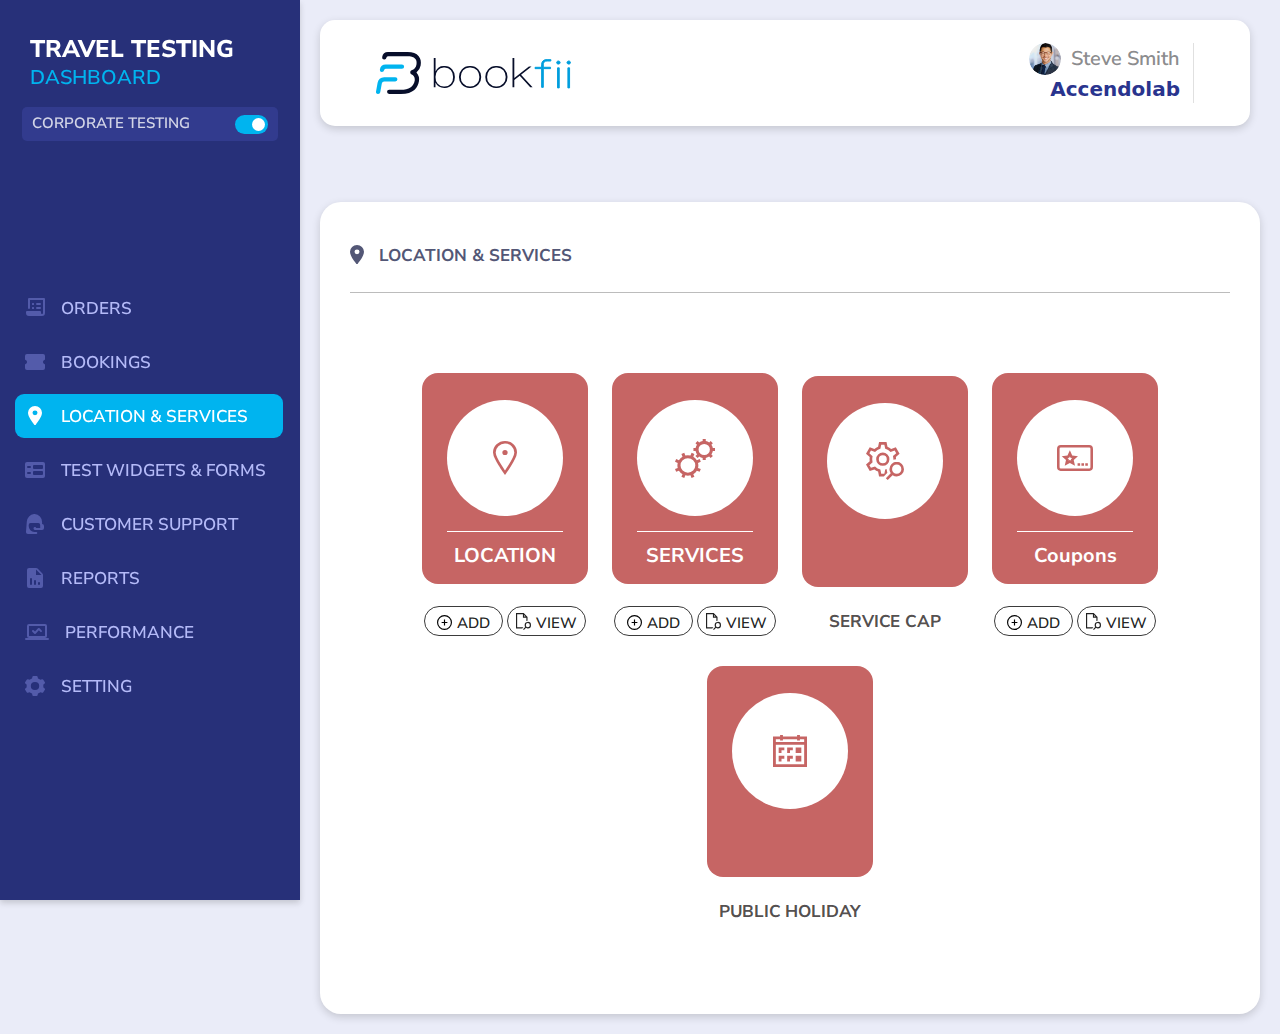
<file: location_service.html>
<!DOCTYPE html>
<html>
<head>
    <title>Bookfii Dashboard Page</title>
    
    <link type="image/x-icon" rel="shortcut icon" href="assets/images/favicon.png" />
    
    <!-- Required meta tags -->
    <meta charset="UTF-8" />
    <meta name="HandheldFriendly" content="true">
    <meta name="viewport" content="width=device-width, initial-scale=1, shrink-to-fit=no">
    
    <meta name="description" content="">
    <meta name="keywords" content="">
    <meta name="author" content="">
    
    <!-- Google Fonts -->
    <link href="https://fonts.googleapis.com/css2?family=Nunito+Sans:wght@200;300;400;600;700;800;900&display=swap" rel="stylesheet">
    
    <!-- Bootstrap CSS -->
    <link rel="stylesheet" href="assets/css/bootstrap.min.css">
    
    <!-- Style Sheet -->
    <link rel="stylesheet" type="text/css" href="assets/css/style.css">
    <link rel="stylesheet" type="text/css" href="assets/css/responsive.css">

    
    
</head>
<body>
    <div class="main_wrapper">
        <!-- Header Start -->
        <div class="header_wrapper">
            <header>
                <div class="header_block">
                    <div class="logo_trigger_hold">
                        <div class="menu_trigger">
                            <svg xmlns="http://www.w3.org/2000/svg" width="16.842" height="14.677" viewBox="0 0 16.842 14.677">
                                <g id="Close_Menu" data-name="Close Menu" transform="translate(0.5 0.707)">
                                  <path id="Shape" d="M-5.526.5H0" transform="translate(15.842 12.503)" fill="none" stroke="#535776" stroke-linecap="round" stroke-linejoin="round" stroke-miterlimit="10" stroke-width="1"/>
                                  <path id="Shape-2" data-name="Shape" d="M0,0-6.263,6.632,0,13.263" transform="translate(6.263)" fill="none" stroke="#535776" stroke-linecap="round" stroke-linejoin="round" stroke-miterlimit="10" stroke-width="1"/>
                                  <path id="Shape-3" data-name="Shape" d="M-15.842,0H0" transform="translate(15.842 6.563)" fill="none" stroke="#535776" stroke-linecap="round" stroke-linejoin="round" stroke-miterlimit="10" stroke-width="1"/>
                                  <path id="Shape-4" data-name="Shape" d="M-5.526.5H0" transform="translate(15.842 -0.368)" fill="none" stroke="#535776" stroke-linecap="round" stroke-linejoin="round" stroke-miterlimit="10" stroke-width="1"/>
                                </g>
                              </svg>
                        </div>
                        <div class="logo">
                            <a href="index.html"><img src="assets/images/logo.svg" alt="logo"></a>
                        </div>
                    </div>
                    <div class="header_left_content">
                        <div class="header_user_content">
                            <p><img src="assets/images/user_ic.png" alt="user"><span>Steve Smith</span></p>
                            <a href="#0">Accendolab</a>
                        </div>
                    </div>
                </div>
            </header>
        </div>
        <!-- Header End -->
        
        <!-- Sidebar Start -->
        <div class="sidebar_wrapper">
            <div class="close_trigger">
                <span></span>
                <span></span>
            </div>
            <div class="sidebar_block">
                <div class="sidebar_heading">
                    <h3>TRAVEL TESTING</h3>
                    <p>DASHBOARD</p>
                </div>
                <div class="corporate_btn_switch">
                    <div class="corporate_btn_box">
                        <p> CORPORATE TESTING</p>
                        <div class="cm_switch">
                            <input type="checkbox" hidden="hidden" id="c_testing" data-role="flipswitch" checked>
                            <label class="switch" for="c_testing"></label>
                        </div>
                    </div>
                </div>

                <div class="sidebar_menu_block">
                    <div class="sidebar_menu">
                        <ul>
                            <li>
                                <a href="index.html" >
                                    <div class="menu_icon">
                                        <img src="assets/images/sidebar_ic1.svg" alt="icon">
                                    </div>
                                    <span class="menu_text">ORDERS</span>
                                </a>
                            </li>
                            <li>
                                <a href="bookings.html" >
                                    <div class="menu_icon">
                                        <img src="assets/images/sidebar_ic2.svg" alt="icon">
                                    </div>
                                    <span class="menu_text">BOOKINGS</span>
                                </a>
                            </li>
                            <li class="active">
                                <a href="location_service.html" >
                                    <div class="menu_icon">
                                        <img src="assets/images/sidebar_ic3.svg" alt="icon">
                                    </div>
                                    <span class="menu_text">LOCATION & SERVICES</span>
                                </a>
                            </li>
                            <li>
                                <a href="text-widgets-form.html" >
                                    <div class="menu_icon">
                                        <img src="assets/images/sidebar_ic4.svg" alt="icon">
                                    </div>
                                    <span class="menu_text">TEST WIDGETS & FORMS</span>
                                </a>
                            </li>
                            <li>
                                <a href="customer-support.html" >
                                    <div class="menu_icon">
                                        <img src="assets/images/sidebar_ic5.svg" alt="icon">
                                    </div>
                                    <span class="menu_text">CUSTOMER SUPPORT</span>
                                </a>
                            </li>
                            <li>
                                <a href="reports.html" >
                                    <div class="menu_icon">
                                        <img src="assets/images/sidebar_ic6.svg" alt="icon">
                                    </div>
                                    <span class="menu_text">REPORTS</span>
                                </a>
                            </li>
                            <li>
                                <a href="performance_data.html" >
                                    <div class="menu_icon">
                                        <img src="assets/images/sidebar_ic7.svg" alt="icon">
                                    </div>
                                    <span class="menu_text">PERFORMANCE</span>
                                </a>
                            </li>
                            <li>
                                <a href="setting-2.html" >
                                    <div class="menu_icon">
                                        <img src="assets/images/sidebar_ic8.svg" alt="icon">
                                    </div>
                                    <span class="menu_text">SETTING</span>
                                </a>
                            </li>
                        </ul>
                    </div>
                </div>
            </div>
        </div>
        <div class="cm-overlay"></div>
        <!-- Sidebar End -->
        
        <!-- Main Content Start -->
        <div class="main_content">
            <div class="main_content_lg">
                <div class="db_common_heading_box">
                   
                </div>
                
                <div class="common_content_pad_block">
                    <div class="common_box_wrap all_bg_remove location_and_services_page_wrap">
                        <div class="common_travel_testing_title">
                            <span>
                                <img src="assets/images/location-and-service/location.svg" alt="icon" />
                            </span>
                            <h2>
                                LOCATION & SERVICES
                            </h2>
                        </div>

                        <div class="common_item_block_wrap">
                            <div class="cm_book_fii_wrap">
                                <div class="cm_book_fii_box">
                                    <a href="#0" class="d-inline-block">
                                        <div class="cm_book_item">
                                            <div class="cm_book_icon">
                                                <img src="assets/images/location-and-service/location-1.svg" alt="icon" />
                                            </div>
                                            <div class="cm_book_text">
                                                <h6>LOCATION</h6>
                                            </div>
                                        </div>
                                    </a>

                                    <div class="cm_book_details">
                                        <div class="two_btn_wrap">
                                            <button class="add_btn_wrap"><span class="btn_icon_wrap"><img src="assets/images/location-and-service/add.svg" alt="" /></span>add</button>
                                            <button class="view_btn_wrap"><span class="btn_icon_wrap"><img src="assets/images/location-and-service/view.svg" alt="" /></span>view</button>
                                       </div>
                                    </div>
                                </div>

                                <div class="cm_book_fii_box">
                                    <a href="#0" class="d-inline-block">
                                        <div class="cm_book_item">
                                            <div class="cm_book_icon">
                                                <img src="assets/images/location-and-service/location-2.svg" alt="icon" />
                                            </div>
                                            <div class="cm_book_text">
                                                <h6>SERVICES</h6>
                                            </div>
                                        </div>
                                    </a>
                                    <div class="cm_book_details">
                                        <div class="two_btn_wrap">
                                            <button class="add_btn_wrap"><span class="btn_icon_wrap"><img src="assets/images/location-and-service/add.svg" alt="" /></span>add</button>
                                            <button class="view_btn_wrap"><span class="btn_icon_wrap"><img src="assets/images/location-and-service/view.svg" alt="" /></span>view</button>
                                       </div>
                                    </div>
                                </div>

                                <div class="cm_book_fii_box">
                                    <a href="#0" class="d-inline-block">
                                        <div class="cm_book_item">
                                            <div class="cm_book_icon">
                                                <img src="assets/images/location-and-service/location-3.svg" alt="icon" />
                                            </div>
                                            <div class="cm_book_text opacity_box">
                                                <h6>Coupons</h6>
                                            </div>
                                        </div>
                                        <div class="cm_book_details">
                                            <h3 class="cm_book_details_title">SERVICE CAP</h3>
                                        </div>
                                    </a>
                                </div>

                                <div class="cm_book_fii_box">
                                    <a href="#0" class="d-inline-block">
                                        <div class="cm_book_item">
                                            <div class="cm_book_icon">
                                                <img src="assets/images/location-and-service/location-4.svg" alt="icon" />
                                            </div>
                                            <div class="cm_book_text">
                                                <h6>Coupons</h6>
                                            </div>
                                        </div>
                                    </a>
                                    <div class="cm_book_details">
                                        <div class="two_btn_wrap">
                                             <button class="add_btn_wrap"><span class="btn_icon_wrap"><img src="assets/images/location-and-service/add.svg" alt="" /></span>add</button>
                                             <button class="view_btn_wrap"><span class="btn_icon_wrap"><img src="assets/images/location-and-service/view.svg" alt="" /></span>view</button>
                                        </div>
                                    </div>
                                </div>

                                <div class="cm_book_fii_box">
                                    <a href="#0" class="d-inline-block">
                                        <div class="cm_book_item">
                                            <div class="cm_book_icon">
                                                <img src="assets/images/location-and-service/location-5.svg" alt="icon" />
                                            </div>
                                            <div class="cm_book_text opacity_box">
                                                <h6>Coupons</h6>
                                            </div>
                                        </div>
                                        <div class="cm_book_details">
                                            <h3 class="cm_book_details_title">PUBLIC HOLIDAY</h3>
                                        </div>
                                    </a>
                                </div>
                            </div>

                        </div>
                    </div>
                </div>
            </div>
        </div>
        <!-- Main Content End -->
        
      


    </div>
          
        <script src="assets/js/jquery3.5.1.min.js"></script>
        <script src="https://cdn.jsdelivr.net/npm/@popperjs/core@2.10.2/dist/umd/popper.min.js" ></script>
        <script src="https://cdn.jsdelivr.net/npm/bootstrap@5.1.3/dist/js/bootstrap.min.js" ></script> 
        <script src="assets/js/custom.js"></script>
  
    </body>
    </html>
</file>
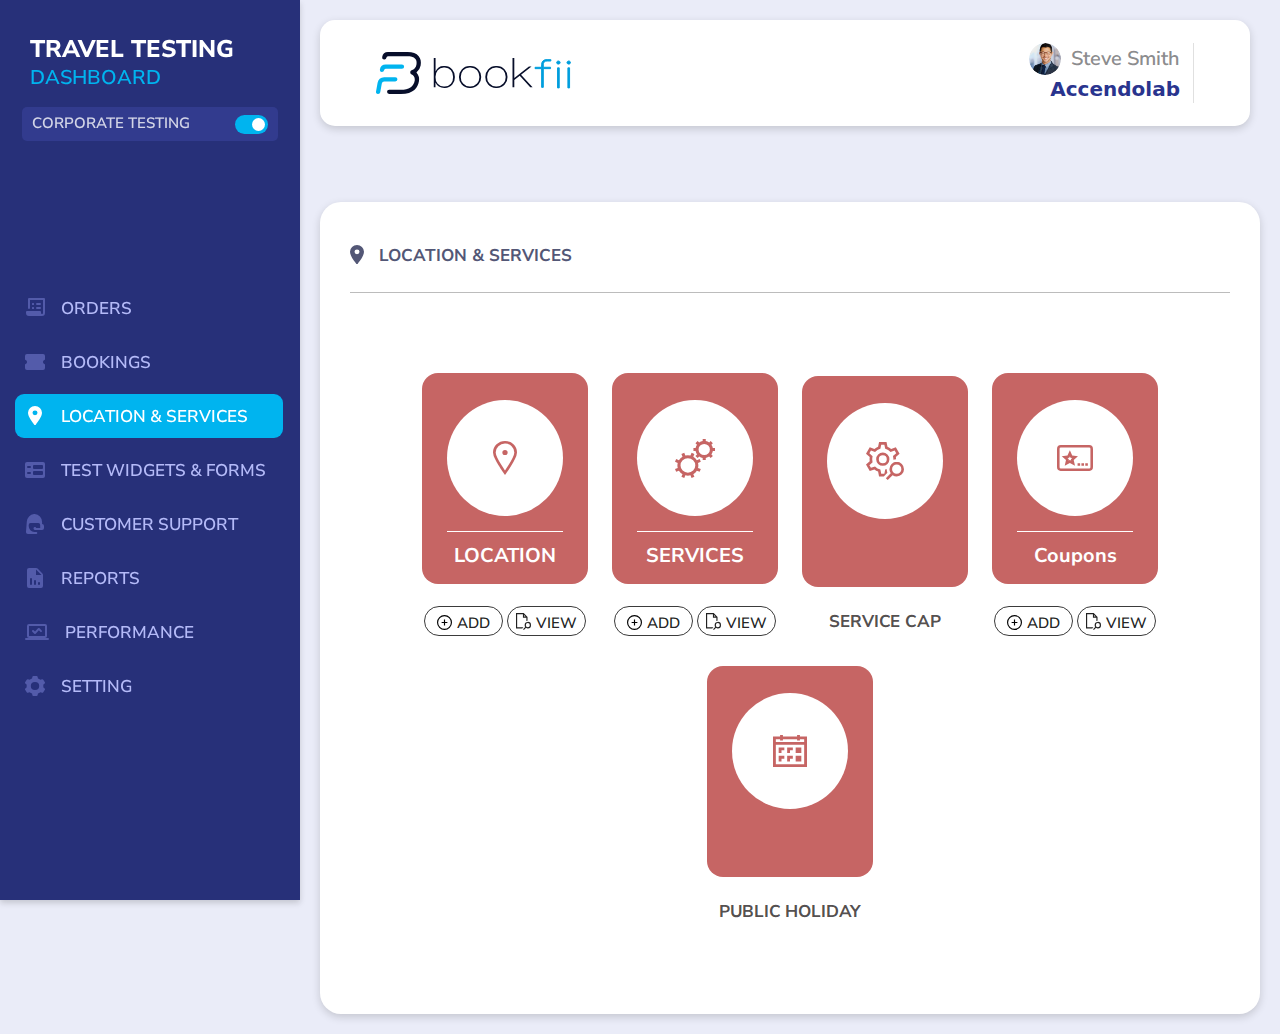
<file: location_services.html>
<!DOCTYPE html>
<html>
<head>
    <title>Bookfii Dashboard Page</title>
    
    <link type="image/x-icon" rel="shortcut icon" href="assets/images/favicon.png" />
    
    <!-- Required meta tags -->
    <meta charset="UTF-8" />
    <meta name="HandheldFriendly" content="true">
    <meta name="viewport" content="width=device-width, initial-scale=1, shrink-to-fit=no">
    
    <meta name="description" content="">
    <meta name="keywords" content="">
    <meta name="author" content="">
    
    <!-- Google Fonts -->
    <link href="https://fonts.googleapis.com/css2?family=Nunito+Sans:wght@200;300;400;600;700;800;900&display=swap" rel="stylesheet">
    
    <!-- Bootstrap CSS -->
    <link rel="stylesheet" href="assets/css/bootstrap.min.css">
    
    <!-- Style Sheet -->
    <link rel="stylesheet" type="text/css" href="assets/css/style.css">
    <link rel="stylesheet" type="text/css" href="assets/css/responsive.css">

    
    
</head>
<body>
    <div class="main_wrapper">
        <!-- Header Start -->
        <div class="header_wrapper">
            <header>
                <div class="header_block">
                    <div class="logo_trigger_hold">
                        <div class="menu_trigger">
                            <svg xmlns="http://www.w3.org/2000/svg" width="16.842" height="14.677" viewBox="0 0 16.842 14.677">
                                <g id="Close_Menu" data-name="Close Menu" transform="translate(0.5 0.707)">
                                  <path id="Shape" d="M-5.526.5H0" transform="translate(15.842 12.503)" fill="none" stroke="#535776" stroke-linecap="round" stroke-linejoin="round" stroke-miterlimit="10" stroke-width="1"/>
                                  <path id="Shape-2" data-name="Shape" d="M0,0-6.263,6.632,0,13.263" transform="translate(6.263)" fill="none" stroke="#535776" stroke-linecap="round" stroke-linejoin="round" stroke-miterlimit="10" stroke-width="1"/>
                                  <path id="Shape-3" data-name="Shape" d="M-15.842,0H0" transform="translate(15.842 6.563)" fill="none" stroke="#535776" stroke-linecap="round" stroke-linejoin="round" stroke-miterlimit="10" stroke-width="1"/>
                                  <path id="Shape-4" data-name="Shape" d="M-5.526.5H0" transform="translate(15.842 -0.368)" fill="none" stroke="#535776" stroke-linecap="round" stroke-linejoin="round" stroke-miterlimit="10" stroke-width="1"/>
                                </g>
                              </svg>
                        </div>
                        <div class="logo">
                            <a href="index.html"><img src="assets/images/logo.svg" alt="logo"></a>
                        </div>
                    </div>
                    <div class="header_left_content">
                        <div class="header_user_content">
                            <p><img src="assets/images/user_ic.png" alt="user"><span>Steve Smith</span></p>
                            <a href="#0">Accendolab</a>
                        </div>
                    </div>
                </div>
            </header>
        </div>
        <!-- Header End -->
        
        <!-- Sidebar Start -->
        <div class="sidebar_wrapper">
            <div class="close_trigger">
                <span></span>
                <span></span>
            </div>
            <div class="sidebar_block">
                <div class="sidebar_heading">
                    <h3>TRAVEL TESTING</h3>
                    <p>DASHBOARD</p>
                </div>
                <div class="corporate_btn_switch">
                    <div class="corporate_btn_box">
                        <p> CORPORATE TESTING</p>
                        <div class="cm_switch">
                            <input type="checkbox" hidden="hidden" id="c_testing" data-role="flipswitch" checked>
                            <label class="switch" for="c_testing"></label>
                        </div>
                    </div>
                </div>

                <div class="sidebar_menu_block">
                    <div class="sidebar_menu">
                        <ul>
                            <li>
                                <a href="index.html" >
                                    <div class="menu_icon">
                                        <img src="assets/images/sidebar_ic1.svg" alt="icon">
                                    </div>
                                    <span class="menu_text">ORDERS</span>
                                </a>
                            </li>
                            <li>
                                <a href="bookings.html" >
                                    <div class="menu_icon">
                                        <img src="assets/images/sidebar_ic2.svg" alt="icon">
                                    </div>
                                    <span class="menu_text">BOOKINGS</span>
                                </a>
                            </li>
                            <li class="active">
                                <a href="location_services.html" >
                                    <div class="menu_icon">
                                        <img src="assets/images/sidebar_ic3.svg" alt="icon">
                                    </div>
                                    <span class="menu_text">LOCATION & SERVICES</span>
                                </a>
                            </li>
                            <li>
                                <a href="test-widgets-forms.html" >
                                    <div class="menu_icon">
                                        <img src="assets/images/sidebar_ic4.svg" alt="icon">
                                    </div>
                                    <span class="menu_text">TEST WIDGETS & FORMS</span>
                                </a>
                            </li>
                            <li>
                                <a href="customer-support.html" >
                                    <div class="menu_icon">
                                        <img src="assets/images/sidebar_ic5.svg" alt="icon">
                                    </div>
                                    <span class="menu_text">CUSTOMER SUPPORT</span>
                                </a>
                            </li>
                            <li>
                                <a href="reports.html" >
                                    <div class="menu_icon">
                                        <img src="assets/images/sidebar_ic6.svg" alt="icon">
                                    </div>
                                    <span class="menu_text">REPORTS</span>
                                </a>
                            </li>
                            <li>
                                <a href="performance.html" >
                                    <div class="menu_icon">
                                        <img src="assets/images/sidebar_ic7.svg" alt="icon">
                                    </div>
                                    <span class="menu_text">PERFORMANCE</span>
                                </a>
                            </li>
                            <li>
                                <a href="setting-2.html" >
                                    <div class="menu_icon">
                                        <img src="assets/images/sidebar_ic8.svg" alt="icon">
                                    </div>
                                    <span class="menu_text">SETTING</span>
                                </a>
                            </li>
                        </ul>
                    </div>
                </div>
            </div>
        </div>
        <div class="cm-overlay"></div>
        <!-- Sidebar End -->
        
        <!-- Main Content Start -->
        <div class="main_content">
            <div class="main_content_lg">
                <div class="db_common_heading_box">
                   
                </div>
                
                <div class="common_content_pad_block">
                    <div class="common_box_wrap all_bg_remove location_and_services_page_wrap">
                        <div class="common_travel_testing_title">
                            <span>
                                <img src="assets/images/location-and-service/location.svg" alt="icon" />
                            </span>
                            <h2>
                                LOCATION & SERVICES
                            </h2>
                        </div>

                        <div class="common_item_block_wrap">
                            <div class="cm_book_fii_wrap">
                                <div class="cm_book_fii_box">
                                    <a href="#0" class="d-inline-block">
                                        <div class="cm_book_item">
                                            <div class="cm_book_icon">
                                                <img src="assets/images/location-and-service/location-1.svg" alt="icon" />
                                            </div>
                                            <div class="cm_book_text">
                                                <h6>LOCATION</h6>
                                            </div>
                                        </div>
                                    </a>

                                    <div class="cm_book_details">
                                        <div class="two_btn_wrap">
                                            <button class="add_btn_wrap"><span class="btn_icon_wrap"><img src="assets/images/location-and-service/add.svg" alt="" /></span>add</button>
                                            <button class="view_btn_wrap"><span class="btn_icon_wrap"><img src="assets/images/location-and-service/view.svg" alt="" /></span>view</button>
                                       </div>
                                    </div>
                                </div>

                                <div class="cm_book_fii_box">
                                    <a href="#0" class="d-inline-block">
                                        <div class="cm_book_item">
                                            <div class="cm_book_icon">
                                                <img src="assets/images/location-and-service/location-2.svg" alt="icon" />
                                            </div>
                                            <div class="cm_book_text">
                                                <h6>SERVICES</h6>
                                            </div>
                                        </div>
                                    </a>
                                    <div class="cm_book_details">
                                        <div class="two_btn_wrap">
                                            <button class="add_btn_wrap"><span class="btn_icon_wrap"><img src="assets/images/location-and-service/add.svg" alt="" /></span>add</button>
                                            <button class="view_btn_wrap"><span class="btn_icon_wrap"><img src="assets/images/location-and-service/view.svg" alt="" /></span>view</button>
                                       </div>
                                    </div>
                                </div>

                                <div class="cm_book_fii_box">
                                    <a href="#0" class="d-inline-block">
                                        <div class="cm_book_item">
                                            <div class="cm_book_icon">
                                                <img src="assets/images/location-and-service/location-3.svg" alt="icon" />
                                            </div>
                                            <div class="cm_book_text opacity_box">
                                                <h6>Coupons</h6>
                                            </div>
                                        </div>
                                        <div class="cm_book_details">
                                            <h3 class="cm_book_details_title">SERVICE CAP</h3>
                                        </div>
                                    </a>
                                </div>

                                <div class="cm_book_fii_box">
                                    <a href="#0" class="d-inline-block">
                                        <div class="cm_book_item">
                                            <div class="cm_book_icon">
                                                <img src="assets/images/location-and-service/location-4.svg" alt="icon" />
                                            </div>
                                            <div class="cm_book_text">
                                                <h6>Coupons</h6>
                                            </div>
                                        </div>
                                    </a>
                                    <div class="cm_book_details">
                                        <div class="two_btn_wrap">
                                             <button class="add_btn_wrap"><span class="btn_icon_wrap"><img src="assets/images/location-and-service/add.svg" alt="" /></span>add</button>
                                             <button class="view_btn_wrap"><span class="btn_icon_wrap"><img src="assets/images/location-and-service/view.svg" alt="" /></span>view</button>
                                        </div>
                                    </div>
                                </div>

                                <div class="cm_book_fii_box">
                                    <a href="#0" class="d-inline-block">
                                        <div class="cm_book_item">
                                            <div class="cm_book_icon">
                                                <img src="assets/images/location-and-service/location-5.svg" alt="icon" />
                                            </div>
                                            <div class="cm_book_text opacity_box">
                                                <h6>Coupons</h6>
                                            </div>
                                        </div>
                                        <div class="cm_book_details">
                                            <h3 class="cm_book_details_title">PUBLIC HOLIDAY</h3>
                                        </div>
                                    </a>
                                </div>
                            </div>

                        </div>
                    </div>
                </div>
            </div>
        </div>
        <!-- Main Content End -->
        
      


    </div>
          
        <script src="assets/js/jquery3.5.1.min.js"></script>
        <script src="https://cdn.jsdelivr.net/npm/@popperjs/core@2.10.2/dist/umd/popper.min.js" ></script>
        <script src="https://cdn.jsdelivr.net/npm/bootstrap@5.1.3/dist/js/bootstrap.min.js" ></script> 
        <script src="assets/js/custom.js"></script>
  
    </body>
    </html>
</file>
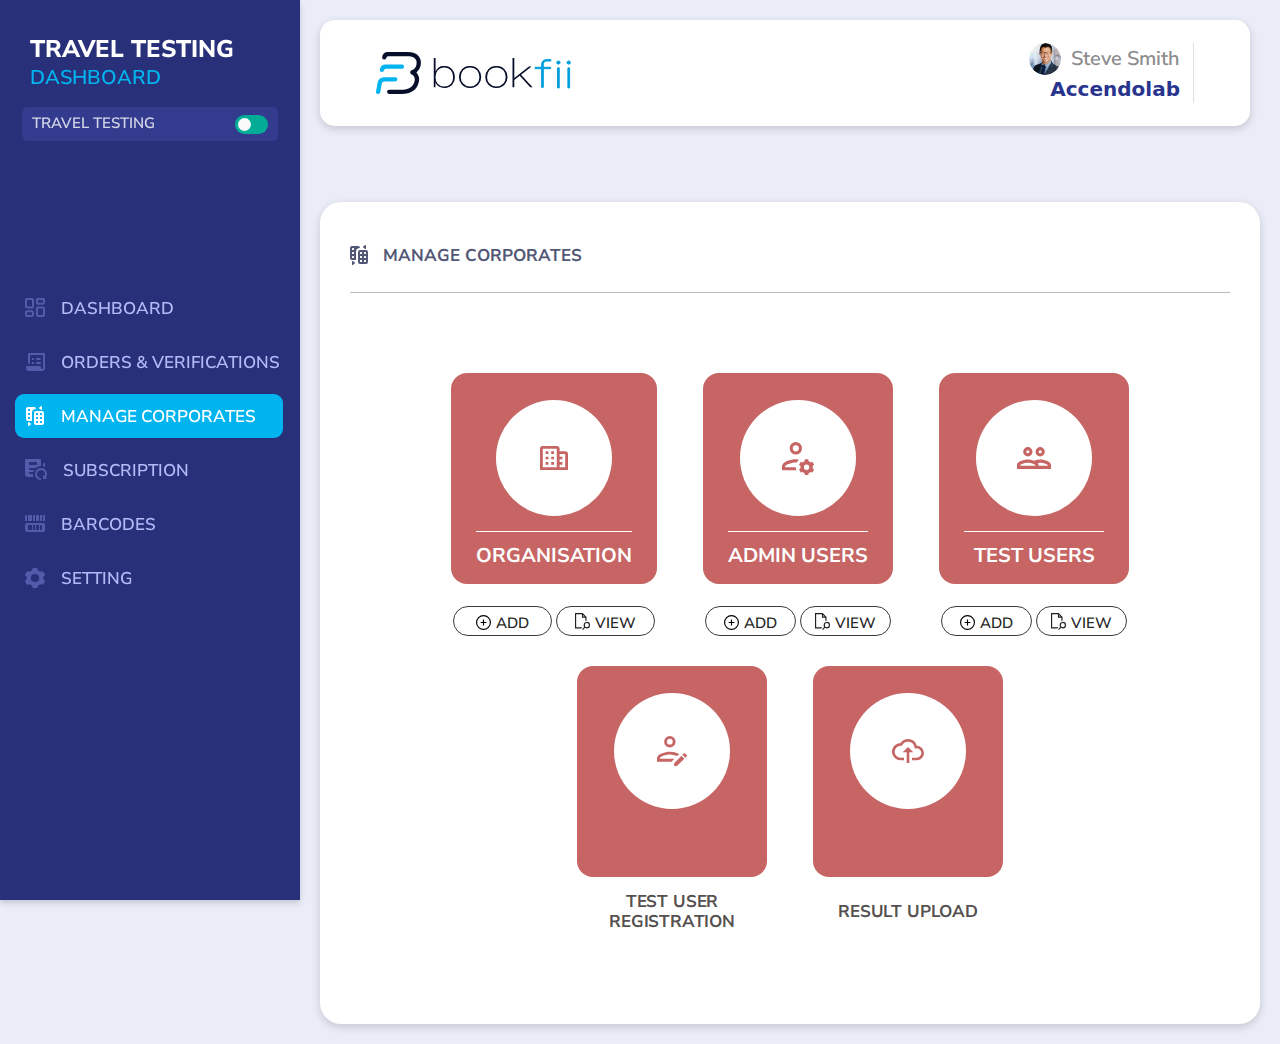
<file: manage-corporates.html>
<!DOCTYPE html>
<html>
<head>
    <title>Bookfii Dashboard Page</title>
    
    <link type="image/x-icon" rel="shortcut icon" href="assets/images/favicon.png" />
    
    <!-- Required meta tags -->
    <meta charset="UTF-8" />
    <meta name="HandheldFriendly" content="true">
    <meta name="viewport" content="width=device-width, initial-scale=1, shrink-to-fit=no">
    
    <meta name="description" content="">
    <meta name="keywords" content="">
    <meta name="author" content="">
    
    <!-- Google Fonts -->
    <link href="https://fonts.googleapis.com/css2?family=Nunito+Sans:wght@200;300;400;600;700;800;900&display=swap" rel="stylesheet">
    
    <!-- Bootstrap CSS -->
    <link rel="stylesheet" href="assets/css/bootstrap.min.css">
    
    <!-- Style Sheet -->
    <link rel="stylesheet" type="text/css" href="assets/css/style.css">
    <link rel="stylesheet" type="text/css" href="assets/css/responsive.css">

    
    
</head>
<body>
    <div class="main_wrapper">
        <!-- Header Start -->
        <div class="header_wrapper">
            <header>
                <div class="header_block">
                    <div class="logo_trigger_hold">
                        <div class="menu_trigger">
                            <svg xmlns="http://www.w3.org/2000/svg" width="16.842" height="14.677" viewBox="0 0 16.842 14.677">
                                <g id="Close_Menu" data-name="Close Menu" transform="translate(0.5 0.707)">
                                  <path id="Shape" d="M-5.526.5H0" transform="translate(15.842 12.503)" fill="none" stroke="#535776" stroke-linecap="round" stroke-linejoin="round" stroke-miterlimit="10" stroke-width="1"/>
                                  <path id="Shape-2" data-name="Shape" d="M0,0-6.263,6.632,0,13.263" transform="translate(6.263)" fill="none" stroke="#535776" stroke-linecap="round" stroke-linejoin="round" stroke-miterlimit="10" stroke-width="1"/>
                                  <path id="Shape-3" data-name="Shape" d="M-15.842,0H0" transform="translate(15.842 6.563)" fill="none" stroke="#535776" stroke-linecap="round" stroke-linejoin="round" stroke-miterlimit="10" stroke-width="1"/>
                                  <path id="Shape-4" data-name="Shape" d="M-5.526.5H0" transform="translate(15.842 -0.368)" fill="none" stroke="#535776" stroke-linecap="round" stroke-linejoin="round" stroke-miterlimit="10" stroke-width="1"/>
                                </g>
                              </svg>
                        </div>
                        <div class="logo">
                            <a href="#0"><img src="assets/images/logo.svg" alt="logo"></a>
                        </div>
                    </div>
                    <div class="header_left_content">
                        <div class="header_user_content">
                            <p><img src="assets/images/user_ic.png" alt="user"><span>Steve Smith</span></p>
                            <a href="#0">Accendolab</a>
                        </div>
                    </div>
                </div>
            </header>
        </div>
        <!-- Header End -->
        
        <!-- Sidebar Start -->
        <div class="sidebar_wrapper">
            <div class="close_trigger">
                <span></span>
                <span></span>
            </div>
            <div class="sidebar_block">
                <div class="sidebar_heading">
                    <h3>TRAVEL TESTING</h3>
                    <p>DASHBOARD</p>
                </div>
                <div class="corporate_btn_switch">
                    <div class="corporate_btn_box">
                        <p>TRAVEL TESTING</p>
                        <div class="cm_switch">
                            <input type="checkbox" hidden="hidden" id="c_testing" data-role="flipswitch">
                            <label class="switch" for="c_testing"></label>
                        </div>
                    </div>
                </div>

                <div class="sidebar_menu_block">
                    <div class="sidebar_menu">
                        <ul>
                            <li>
                                <a href="dashboard.html" >
                                    <div class="menu_icon">
                                        <img src="assets/images/sidebar/sidebar_ic0.svg" alt="icon">
                                    </div>
                                    <span class="menu_text">DASHBOARD</span>
                                </a>
                            </li>
                            <li>
                                <a href="orders_verifications.html" >
                                    <div class="menu_icon">
                                        <img src="assets/images/sidebar/sidebar_ic1.svg" alt="icon">
                                    </div>
                                    <span class="menu_text">ORDERS & VERIFICATIONS</span>
                                </a>
                            </li>
                            <li  class="active">
                                <a href="manage-corporates.html" >
                                    <div class="menu_icon">
                                        <img src="assets/images/sidebar/sidebar_ic2.svg" alt="icon">
                                    </div>
                                    <span class="menu_text">MANAGE CORPORATES</span>
                                </a>
                            </li>
                            <li>
                                <a href="subscription.html" >
                                    <div class="menu_icon">
                                        <img src="assets/images/sidebar/sidebar_ic3.svg" alt="icon">
                                    </div>
                                    <span class="menu_text">SUBSCRIPTION</span>
                                </a>
                            </li>
                            <li>
                                <a href="barcodes.html" >
                                    <div class="menu_icon">
                                        <img src="assets/images/sidebar/sidebar_ic4.svg" alt="icon">
                                    </div>
                                    <span class="menu_text">BARCODES</span>
                                </a>
                            </li>
                            <li>
                                <a href="setting.html" >
                                    <div class="menu_icon">
                                        <img src="assets/images/sidebar/sidebar_ic5.svg" alt="icon">
                                    </div>
                                    <span class="menu_text">SETTING</span>
                                </a>
                            </li>
                        </ul>
                    </div>
                </div>
            </div>
        </div>
        <div class="cm-overlay"></div>
        <!-- Sidebar End -->
        
        <!-- Main Content Start -->
        <div class="main_content">
            <div class="main_content_lg">
                <div class="db_common_heading_box">
                   
                </div>
                
                <div class="common_content_pad_block">
                    <div class="common_box_wrap all_bg_remove location_and_services_page_wrap manega_and_services_page_wrap">
                        <div class="common_travel_testing_title">
                            <span>
                                <img src="assets/images/manage-corporates/main-manage-ic.svg" alt="icon" />
                            </span>
                            <h2>
                                MANAGE CORPORATES
                            </h2>
                        </div>

                        <div class="common_item_block_wrap">
                            <div class="cm_book_fii_wrap">
                                <div class="cm_book_fii_box">
                                    <a href="#0" class="d-inline-block">
                                        <div class="cm_book_item">
                                            <div class="cm_book_icon">
                                                <img src="assets/images/manage-corporates/manage-ic1.svg" alt="icon" />
                                            </div>
                                            <div class="cm_book_text">
                                                <h6>ORGANISATION</h6>
                                            </div>
                                        </div>
                                    </a>
                                    <div class="cm_book_details">
                                        <div class="two_btn_wrap">
                                            <button class="add_btn_wrap"><span class="btn_icon_wrap"><img src="assets/images/manage-corporates/manage-pl-ic.svg" alt="" /></span>add</button>
                                            <button class="view_btn_wrap"><span class="btn_icon_wrap"><img src="assets/images/manage-corporates/manage-s-ic.svg" alt="" /></span>view</button>
                                       </div>
                                    </div>
                                </div>

                                <div class="cm_book_fii_box">
                                    <a href="#0" class="d-inline-block">
                                        <div class="cm_book_item">
                                            <div class="cm_book_icon">
                                                <img src="assets/images/manage-corporates/manage-ic2.svg" alt="icon" />
                                            </div>
                                            <div class="cm_book_text">
                                                <h6>ADMIN USERS</h6>
                                            </div>
                                        </div>
                                    </a>
                                    <div class="cm_book_details">
                                        <div class="two_btn_wrap">
                                            <button class="add_btn_wrap"><span class="btn_icon_wrap"><img src="assets/images/manage-corporates/manage-pl-ic.svg" alt="" /></span>add</button>
                                            <button class="view_btn_wrap"><span class="btn_icon_wrap"><img src="assets/images/manage-corporates/manage-s-ic.svg" alt="" /></span>view</button>
                                       </div>
                                    </div>
                                </div>

                                <div class="cm_book_fii_box">
                                    <a href="#0" class="d-inline-block">
                                        <div class="cm_book_item">
                                            <div class="cm_book_icon">
                                                <img src="assets/images/manage-corporates/manage-ic3.svg" alt="icon" />
                                            </div>
                                            <div class="cm_book_text">
                                                <h6>TEST USERS</h6>
                                            </div>
                                        </div>
                                        
                                    </a>
                                    <div class="cm_book_details">
                                        <div class="two_btn_wrap">
                                             <button class="add_btn_wrap"><span class="btn_icon_wrap"><img src="assets/images/manage-corporates/manage-pl-ic.svg" alt="" /></span>add</button>
                                             <button class="view_btn_wrap"><span class="btn_icon_wrap"><img src="assets/images/manage-corporates/manage-s-ic.svg" alt="" /></span>view</button>
                                        </div>
                                    </div>
                                </div>

                                <div class="cm_book_fii_box">
                                    <a href="#0" class="d-inline-block">
                                        <div class="cm_book_item">
                                            <div class="cm_book_icon">
                                                <img src="assets/images/manage-corporates/manage-ic4.svg" alt="icon" />
                                            </div>
                                            <div class="cm_book_text opacity_box">
                                                <h6>Coupons</h6>
                                            </div>
                                        </div>
                                        <div class="cm_book_details">
                                            <h3 class="cm_book_details_title">TEST USER <br>
                                                REGISTRATION</h3>
                                        </div>
                                    </a>
                                </div>

                                <div class="cm_book_fii_box">
                                    <a href="#0" class="d-inline-block">
                                        <div class="cm_book_item">
                                            <div class="cm_book_icon">
                                                <img src="assets/images/manage-corporates/manage-ic5.svg" alt="icon" />
                                            </div>
                                            <div class="cm_book_text opacity_box">
                                                <h6>Coupons</h6>
                                            </div>
                                        </div>
                                        <div class="cm_book_details">
                                            <h3 class="cm_book_details_title mt_text">RESULT UPLOAD</h3>
                                        </div>
                                    </a>
                                </div>
                            </div>

                        </div>
                    </div>
                </div>
            </div>
        </div>
        <!-- Main Content End -->
        
      


    </div>
          
        <script src="assets/js/jquery3.5.1.min.js"></script>
        <script src="https://cdn.jsdelivr.net/npm/@popperjs/core@2.10.2/dist/umd/popper.min.js" ></script>
        <script src="https://cdn.jsdelivr.net/npm/bootstrap@5.1.3/dist/js/bootstrap.min.js" ></script> 
        <script src="assets/js/custom.js"></script>
  
    </body>
    </html>
</file>
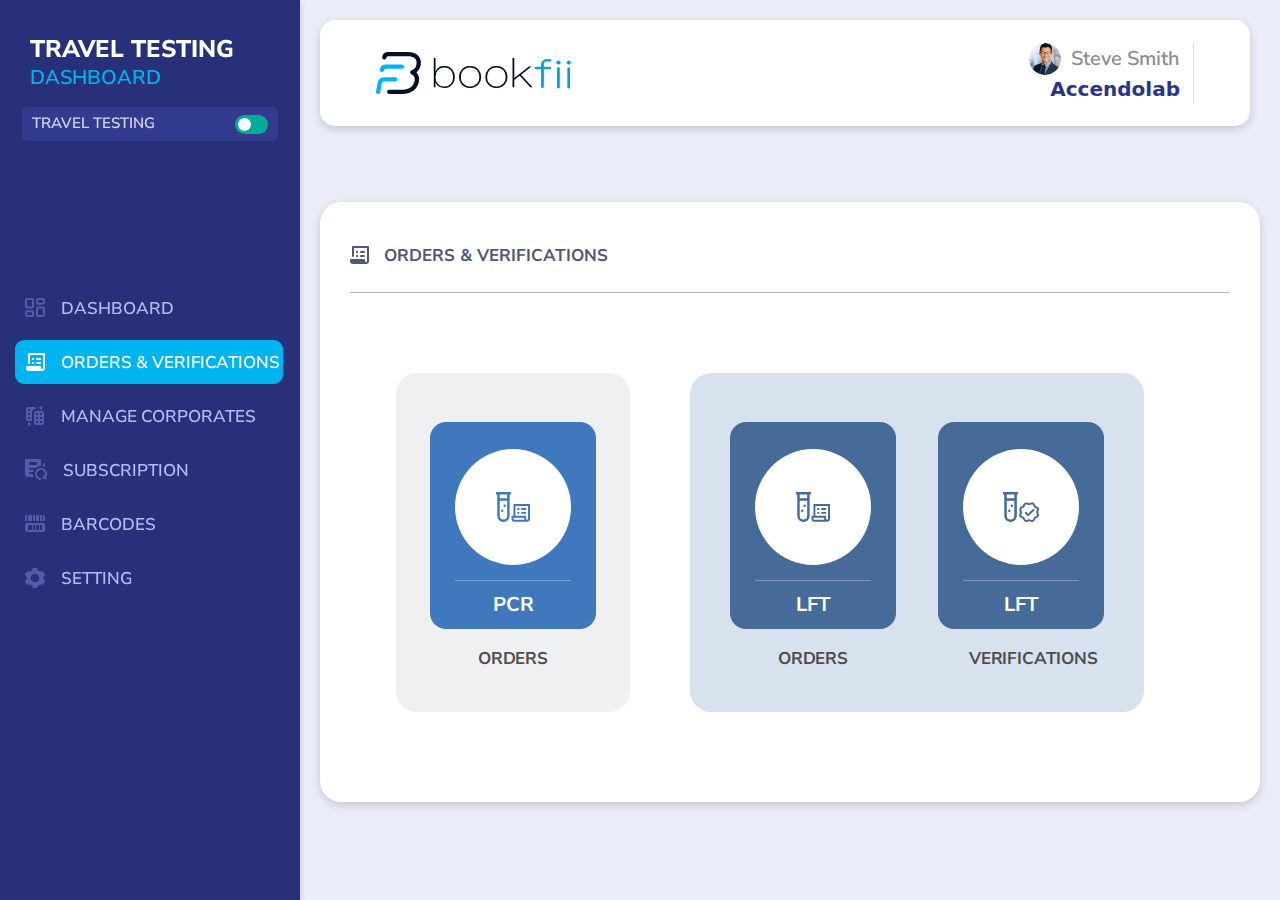
<file: orders_verifications.html>
<!DOCTYPE html>
<html>
<head>
    <title>Bookfii Dashboard Page</title>
    
    <link type="image/x-icon" rel="shortcut icon" href="assets/images/favicon.png" />
    
    <!-- Required meta tags -->
    <meta charset="UTF-8" />
    <meta name="HandheldFriendly" content="true">
    <meta name="viewport" content="width=device-width, initial-scale=1, shrink-to-fit=no">
    
    <meta name="description" content="">
    <meta name="keywords" content="">
    <meta name="author" content="">
    
    <!-- Google Fonts -->
    <link href="https://fonts.googleapis.com/css2?family=Nunito+Sans:wght@200;300;400;600;700;800;900&display=swap" rel="stylesheet">
    
    <!-- Bootstrap CSS -->
    <link rel="stylesheet" href="assets/css/bootstrap.min.css">
    
    <!-- Style Sheet -->
    <link rel="stylesheet" type="text/css" href="assets/css/style.css">
    <link rel="stylesheet" type="text/css" href="assets/css/responsive.css">

    
    
</head>
<body>
    <div class="main_wrapper">
        <!-- Header Start -->
        <div class="header_wrapper">
            <header>
                <div class="header_block">
                    <div class="logo_trigger_hold">
                        <div class="menu_trigger">
                            <svg xmlns="http://www.w3.org/2000/svg" width="16.842" height="14.677" viewBox="0 0 16.842 14.677">
                                <g id="Close_Menu" data-name="Close Menu" transform="translate(0.5 0.707)">
                                  <path id="Shape" d="M-5.526.5H0" transform="translate(15.842 12.503)" fill="none" stroke="#535776" stroke-linecap="round" stroke-linejoin="round" stroke-miterlimit="10" stroke-width="1"/>
                                  <path id="Shape-2" data-name="Shape" d="M0,0-6.263,6.632,0,13.263" transform="translate(6.263)" fill="none" stroke="#535776" stroke-linecap="round" stroke-linejoin="round" stroke-miterlimit="10" stroke-width="1"/>
                                  <path id="Shape-3" data-name="Shape" d="M-15.842,0H0" transform="translate(15.842 6.563)" fill="none" stroke="#535776" stroke-linecap="round" stroke-linejoin="round" stroke-miterlimit="10" stroke-width="1"/>
                                  <path id="Shape-4" data-name="Shape" d="M-5.526.5H0" transform="translate(15.842 -0.368)" fill="none" stroke="#535776" stroke-linecap="round" stroke-linejoin="round" stroke-miterlimit="10" stroke-width="1"/>
                                </g>
                              </svg>
                        </div>
                        <div class="logo">
                            <a href="#0"><img src="assets/images/logo.svg" alt="logo"></a>
                        </div>
                    </div>
                    <div class="header_left_content">
                        <div class="header_user_content">
                            <p><img src="assets/images/user_ic.png" alt="user"><span>Steve Smith</span></p>
                            <a href="#0">Accendolab</a>
                        </div>
                    </div>
                </div>
            </header>
        </div>
        <!-- Header End -->
        
        <!-- Sidebar Start -->
        <div class="sidebar_wrapper">
            <div class="close_trigger">
                <span></span>
                <span></span>
            </div>
            <div class="sidebar_block">
                <div class="sidebar_heading">
                    <h3>TRAVEL TESTING</h3>
                    <p>DASHBOARD</p>
                </div>
                <div class="corporate_btn_switch">
                    <div class="corporate_btn_box">
                        <p>TRAVEL TESTING</p>
                        <div class="cm_switch">
                            <input type="checkbox" hidden="hidden" id="c_testing" data-role="flipswitch">
                            <label class="switch" for="c_testing"></label>
                        </div>
                    </div>
                </div>

                <div class="sidebar_menu_block">
                    <div class="sidebar_menu">
                        <ul>
                            <li>
                                <a href="dashboard.html" >
                                    <div class="menu_icon">
                                        <img src="assets/images/sidebar/sidebar_ic0.svg" alt="icon">
                                    </div>
                                    <span class="menu_text">DASHBOARD</span>
                                </a>
                            </li>
                            <li class="active">
                                <a href="orders_verifications.html" >
                                    <div class="menu_icon">
                                        <img src="assets/images/sidebar/sidebar_ic1.svg" alt="icon">
                                    </div>
                                    <span class="menu_text">ORDERS & VERIFICATIONS</span>
                                </a>
                            </li>
                            <li>
                                <a href="manage-corporates.html" >
                                    <div class="menu_icon">
                                        <img src="assets/images/sidebar/sidebar_ic2.svg" alt="icon">
                                    </div>
                                    <span class="menu_text">MANAGE CORPORATES</span>
                                </a>
                            </li>
                            <li>
                                <a href="subscription.html" >
                                    <div class="menu_icon">
                                        <img src="assets/images/sidebar/sidebar_ic3.svg" alt="icon">
                                    </div>
                                    <span class="menu_text">SUBSCRIPTION</span>
                                </a>
                            </li>
                            <li>
                                <a href="barcodes.html" >
                                    <div class="menu_icon">
                                        <img src="assets/images/sidebar/sidebar_ic4.svg" alt="icon">
                                    </div>
                                    <span class="menu_text">BARCODES</span>
                                </a>
                            </li>
                            <li>
                                <a href="setting.html" >
                                    <div class="menu_icon">
                                        <img src="assets/images/sidebar/sidebar_ic5.svg" alt="icon">
                                    </div>
                                    <span class="menu_text">SETTING</span>
                                </a>
                            </li>
                        </ul>
                    </div>
                </div>
            </div>
        </div>
        <div class="cm-overlay"></div>
        <!-- Sidebar End -->
        
        <!-- Main Content Start -->
        <div class="main_content">
            <div class="main_content_lg">
                <div class="db_common_heading_box">
                   
                </div>
                
                <div class="common_content_pad_block">
                    <div class="common_box_wrap all_bg_remove orders_page_wrap">
                        <div class="common_travel_testing_title">
                            <span>
                                <img src="assets/images/orders-verifications/main-orders_ic.svg" alt="icon" />
                            </span>
                            <h2>
                                ORDERS & VERIFICATIONS
                            </h2>
                        </div>

                        <div class="common_item_block_wrap orders_page_wrap">
                            <div class="cm_book_fii_wrap">

                                <div class="cm_book_fii_box bg_order_block">
                                    <a href="#0" class="d-inline-block">
                                        <div class="cm_book_item">
                                            <div class="cm_book_icon">
                                                <img src="assets/images/orders-verifications/order-ic1.svg" alt="icon" />
                                            </div>
                                            <p>PCR</p>
                                        </div>
                                        <div class="cm_book_details">
                                            <h3 class="cm_book_details_title">ORDERS</h3>
                                        </div>
                                    </a>
                                </div>

                                <div class="cm_book_fii_box bg_right_order_block">
                                    <a href="#0" class="d-inline-block">
                                        <div class="cm_book_item">
                                            <div class="cm_book_icon">
                                                <img src="assets/images/orders-verifications/orders-ic2.svg" alt="icon" />
                                            </div>
                                            <p>LFT</p>
                                        </div>
                                        <div class="cm_book_details">
                                            <h3 class="cm_book_details_title">ORDERS</h3>
                                        </div>
                                    </a>
                                    <a href="#0" class="d-inline-block">
                                        <div class="cm_book_item">
                                            <div class="cm_book_icon">
                                                <img src="assets/images/orders-verifications/orders-ic3.svg" alt="icon" />
                                            </div>
                                            <p>LFT</p>
                                        </div>
                                        <div class="cm_book_details">
                                            <h3 class="cm_book_details_title">VERIFICATIONS</h3>
                                        </div>
                                    </a>
                                </div>
                            </div>

                        </div>
                    </div>
                </div>
            </div>
        </div>
        <!-- Main Content End -->
        
      


    </div>
          
        <script src="assets/js/jquery3.5.1.min.js"></script>
        <script src="https://cdn.jsdelivr.net/npm/@popperjs/core@2.10.2/dist/umd/popper.min.js" ></script>
        <script src="https://cdn.jsdelivr.net/npm/bootstrap@5.1.3/dist/js/bootstrap.min.js" ></script> 
        <script src="assets/js/custom.js"></script>
  
    </body>
    </html>
</file>
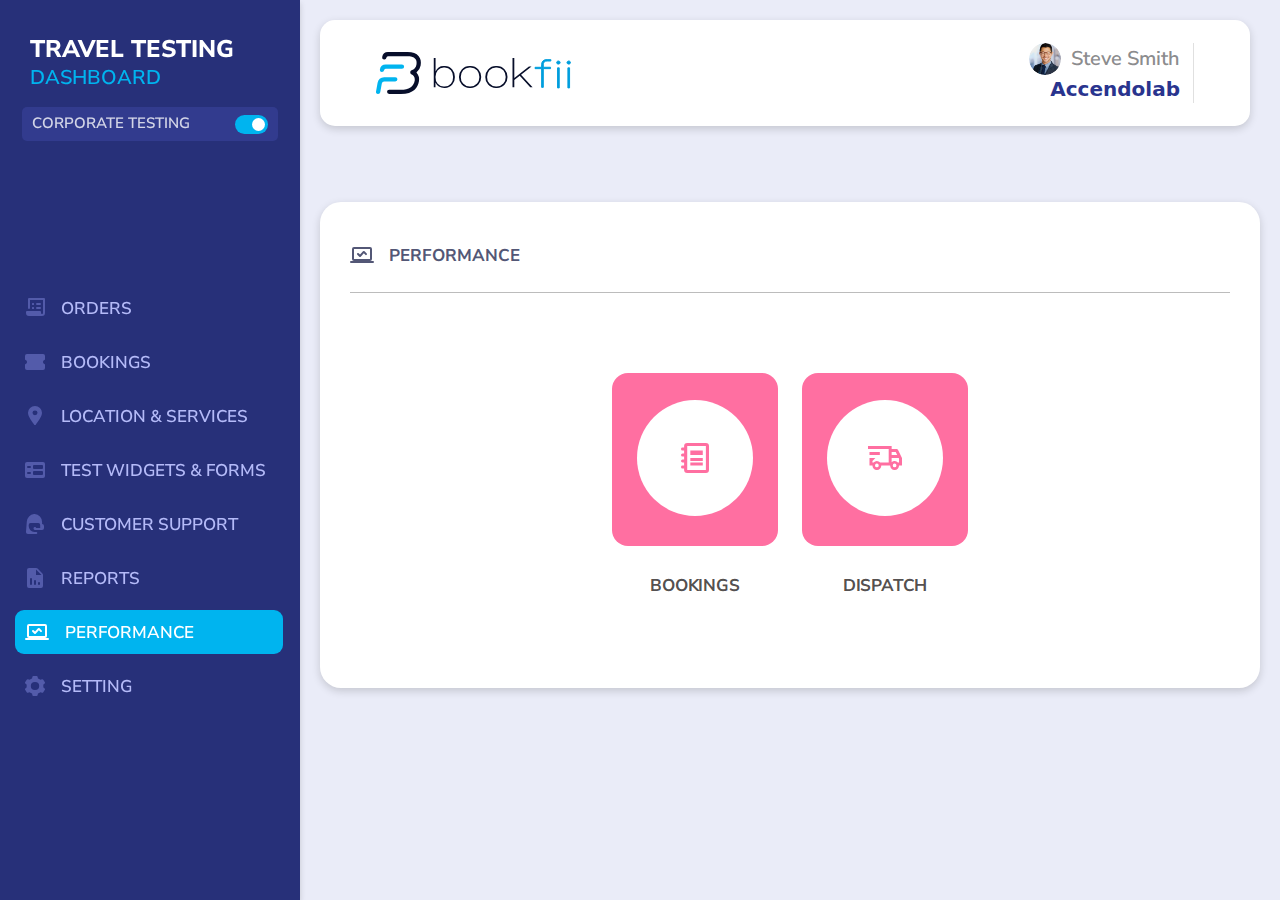
<file: performance.html>
<!DOCTYPE html>
<html>
<head>
    <title>Bookfii Dashboard Page</title>
    
    <link type="image/x-icon" rel="shortcut icon" href="assets/images/favicon.png" />
    
    <!-- Required meta tags -->
    <meta charset="UTF-8" />
    <meta name="HandheldFriendly" content="true">
    <meta name="viewport" content="width=device-width, initial-scale=1, shrink-to-fit=no">
    
    <meta name="description" content="">
    <meta name="keywords" content="">
    <meta name="author" content="">
    
    <!-- Google Fonts -->
    <link href="https://fonts.googleapis.com/css2?family=Nunito+Sans:wght@200;300;400;600;700;800;900&display=swap" rel="stylesheet">
    
    <!-- Bootstrap CSS -->
    <link rel="stylesheet" href="assets/css/bootstrap.min.css">
    
    <!-- Style Sheet -->
    <link rel="stylesheet" type="text/css" href="assets/css/style.css">
    <link rel="stylesheet" type="text/css" href="assets/css/responsive.css">

    
    
</head>
<body>
    <div class="main_wrapper">
        <!-- Header Start -->
        <div class="header_wrapper">
            <header>
                <div class="header_block">
                    <div class="logo_trigger_hold">
                        <div class="menu_trigger">
                            <svg xmlns="http://www.w3.org/2000/svg" width="16.842" height="14.677" viewBox="0 0 16.842 14.677">
                                <g id="Close_Menu" data-name="Close Menu" transform="translate(0.5 0.707)">
                                  <path id="Shape" d="M-5.526.5H0" transform="translate(15.842 12.503)" fill="none" stroke="#535776" stroke-linecap="round" stroke-linejoin="round" stroke-miterlimit="10" stroke-width="1"/>
                                  <path id="Shape-2" data-name="Shape" d="M0,0-6.263,6.632,0,13.263" transform="translate(6.263)" fill="none" stroke="#535776" stroke-linecap="round" stroke-linejoin="round" stroke-miterlimit="10" stroke-width="1"/>
                                  <path id="Shape-3" data-name="Shape" d="M-15.842,0H0" transform="translate(15.842 6.563)" fill="none" stroke="#535776" stroke-linecap="round" stroke-linejoin="round" stroke-miterlimit="10" stroke-width="1"/>
                                  <path id="Shape-4" data-name="Shape" d="M-5.526.5H0" transform="translate(15.842 -0.368)" fill="none" stroke="#535776" stroke-linecap="round" stroke-linejoin="round" stroke-miterlimit="10" stroke-width="1"/>
                                </g>
                              </svg>
                        </div>
                        <div class="logo">
                            <a href="index.html"><img src="assets/images/logo.svg" alt="logo"></a>
                        </div>
                    </div>
                    <div class="header_left_content">
                        <div class="header_user_content">
                            <p><img src="assets/images/user_ic.png" alt="user"><span>Steve Smith</span></p>
                            <a href="#0">Accendolab</a>
                        </div>
                    </div>
                </div>
            </header>
        </div>
        <!-- Header End -->
        
        <!-- Sidebar Start -->
        <div class="sidebar_wrapper">
            <div class="close_trigger">
                <span></span>
                <span></span>
            </div>
            <div class="sidebar_block">
                <div class="sidebar_heading">
                    <h3>TRAVEL TESTING</h3>
                    <p>DASHBOARD</p>
                </div>
                <div class="corporate_btn_switch">
                    <div class="corporate_btn_box">
                        <p> CORPORATE TESTING</p>
                        <div class="cm_switch">
                            <input type="checkbox" hidden="hidden" id="c_testing" data-role="flipswitch" checked>
                            <label class="switch" for="c_testing"></label>
                        </div>
                    </div>
                </div>

                <div class="sidebar_menu_block">
                    <div class="sidebar_menu">
                        <ul>
                            <li>
                                <a href="index.html" >
                                    <div class="menu_icon">
                                        <img src="assets/images/sidebar_ic1.svg" alt="icon">
                                    </div>
                                    <span class="menu_text">ORDERS</span>
                                </a>
                            </li>
                            <li>
                                <a href="bookings.html" >
                                    <div class="menu_icon">
                                        <img src="assets/images/sidebar_ic2.svg" alt="icon">
                                    </div>
                                    <span class="menu_text">BOOKINGS</span>
                                </a>
                            </li>
                            <li>
                                <a href="location_services.html" >
                                    <div class="menu_icon">
                                        <img src="assets/images/sidebar_ic3.svg" alt="icon">
                                    </div>
                                    <span class="menu_text">LOCATION & SERVICES</span>
                                </a>
                            </li>
                            <li>
                                <a href="test-widgets-forms.html" >
                                    <div class="menu_icon">
                                        <img src="assets/images/sidebar_ic4.svg" alt="icon">
                                    </div>
                                    <span class="menu_text">TEST WIDGETS & FORMS</span>
                                </a>
                            </li>
                            <li>
                                <a href="customer-support.html" >
                                    <div class="menu_icon">
                                        <img src="assets/images/sidebar_ic5.svg" alt="icon">
                                    </div>
                                    <span class="menu_text">CUSTOMER SUPPORT</span>
                                </a>
                            </li>
                            <li>
                                <a href="reports.html" >
                                    <div class="menu_icon">
                                        <img src="assets/images/sidebar_ic6.svg" alt="icon">
                                    </div>
                                    <span class="menu_text">REPORTS</span>
                                </a>
                            </li>
                            <li class="active">
                                <a href="performance.html" >
                                    <div class="menu_icon">
                                        <img src="assets/images/sidebar_ic7.svg" alt="icon">
                                    </div>
                                    <span class="menu_text">PERFORMANCE</span>
                                </a>
                            </li>
                            <li>
                                <a href="setting-2.html" >
                                    <div class="menu_icon">
                                        <img src="assets/images/sidebar_ic8.svg" alt="icon">
                                    </div>
                                    <span class="menu_text">SETTING</span>
                                </a>
                            </li>
                        </ul>
                    </div>
                </div>
            </div>
        </div>
        <div class="cm-overlay"></div>
        <!-- Sidebar End -->
        
        <!-- Main Content Start -->
        <div class="main_content">
            <div class="main_content_lg">
                <div class="db_common_heading_box">
                   
                </div>
                
                <div class="common_content_pad_block">
                    <div class="common_box_wrap all_bg_remove performance_page_wrap">
                        <div class="common_travel_testing_title">
                            <span>
                                <img src="assets/images/performance/performance_macbook.svg" alt="icon" />
                            </span>
                            <h2>
                                PERFORMANCE
                            </h2>
                        </div>

                        <div class="common_item_block_wrap">
                            <div class="cm_book_fii_wrap">

                                <div class="cm_book_fii_box">
                                    <a href="#0" class="d-inline-block">
                                        <div class="cm_book_item">
                                            <div class="cm_book_icon">
                                                <img src="assets/images/performance/performance-1.svg" alt="icon" />
                                            </div>
                                        </div>
                                        <div class="cm_book_details">
                                            <h3 class="cm_book_details_title">BOOKINGS</h3>
                                        </div>
                                    </a>
                                </div>

                                <div class="cm_book_fii_box">
                                    <a href="#0" class="d-inline-block">
                                        <div class="cm_book_item">
                                            <div class="cm_book_icon">
                                                <img src="assets/images/performance/performance-2.svg" alt="icon" />
                                            </div>
                                        </div>
                                        <div class="cm_book_details">
                                            <h3 class="cm_book_details_title">DISPATCH</h3>
                                        </div>
                                    </a>
                                </div>

                            </div>

                        </div>
                    </div>
                </div>
            </div>
        </div>
        <!-- Main Content End -->
        
      


    </div>
          
        <script src="assets/js/jquery3.5.1.min.js"></script>
        <script src="https://cdn.jsdelivr.net/npm/@popperjs/core@2.10.2/dist/umd/popper.min.js" ></script>
        <script src="https://cdn.jsdelivr.net/npm/bootstrap@5.1.3/dist/js/bootstrap.min.js" ></script> 
        <script src="assets/js/custom.js"></script>
  
    </body>
    </html>
</file>
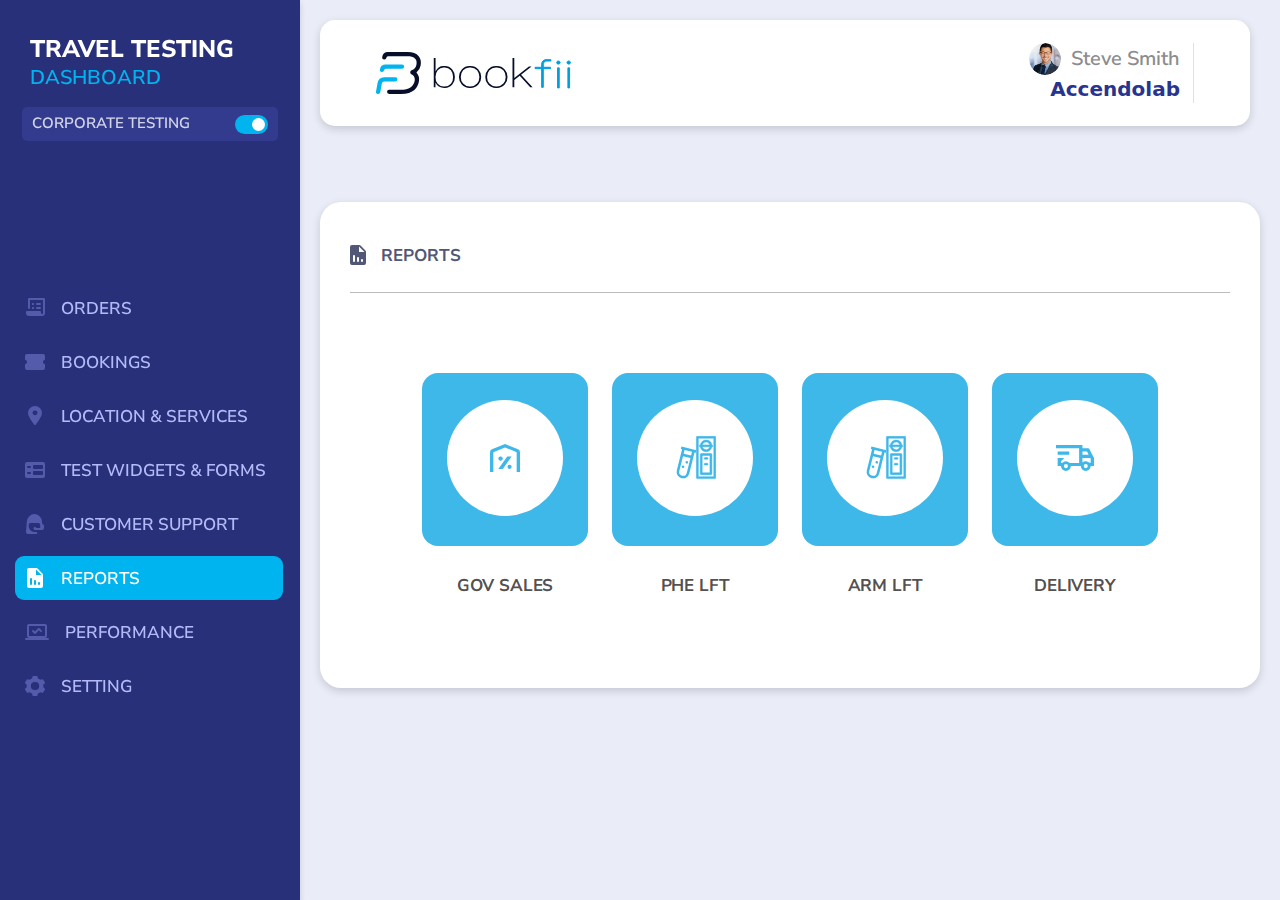
<file: reports.html>
<!DOCTYPE html>
<html>
<head>
    <title>Bookfii Dashboard Page</title>
    
    <link type="image/x-icon" rel="shortcut icon" href="assets/images/favicon.png" />
    
    <!-- Required meta tags -->
    <meta charset="UTF-8" />
    <meta name="HandheldFriendly" content="true">
    <meta name="viewport" content="width=device-width, initial-scale=1, shrink-to-fit=no">
    
    <meta name="description" content="">
    <meta name="keywords" content="">
    <meta name="author" content="">
    
    <!-- Google Fonts -->
    <link href="https://fonts.googleapis.com/css2?family=Nunito+Sans:wght@200;300;400;600;700;800;900&display=swap" rel="stylesheet">
    
    <!-- Bootstrap CSS -->
    <link rel="stylesheet" href="assets/css/bootstrap.min.css">
    
    <!-- Style Sheet -->
    <link rel="stylesheet" type="text/css" href="assets/css/style.css">
    <link rel="stylesheet" type="text/css" href="assets/css/responsive.css">

    
    
</head>
<body>
    <div class="main_wrapper">
        <!-- Header Start -->
        <div class="header_wrapper">
            <header>
                <div class="header_block">
                    <div class="logo_trigger_hold">
                        <div class="menu_trigger">
                            <svg xmlns="http://www.w3.org/2000/svg" width="16.842" height="14.677" viewBox="0 0 16.842 14.677">
                                <g id="Close_Menu" data-name="Close Menu" transform="translate(0.5 0.707)">
                                  <path id="Shape" d="M-5.526.5H0" transform="translate(15.842 12.503)" fill="none" stroke="#535776" stroke-linecap="round" stroke-linejoin="round" stroke-miterlimit="10" stroke-width="1"/>
                                  <path id="Shape-2" data-name="Shape" d="M0,0-6.263,6.632,0,13.263" transform="translate(6.263)" fill="none" stroke="#535776" stroke-linecap="round" stroke-linejoin="round" stroke-miterlimit="10" stroke-width="1"/>
                                  <path id="Shape-3" data-name="Shape" d="M-15.842,0H0" transform="translate(15.842 6.563)" fill="none" stroke="#535776" stroke-linecap="round" stroke-linejoin="round" stroke-miterlimit="10" stroke-width="1"/>
                                  <path id="Shape-4" data-name="Shape" d="M-5.526.5H0" transform="translate(15.842 -0.368)" fill="none" stroke="#535776" stroke-linecap="round" stroke-linejoin="round" stroke-miterlimit="10" stroke-width="1"/>
                                </g>
                              </svg>
                        </div>
                        <div class="logo">
                            <a href="index.html"><img src="assets/images/logo.svg" alt="logo"></a>
                        </div>
                    </div>
                    <div class="header_left_content">
                        <div class="header_user_content">
                            <p><img src="assets/images/user_ic.png" alt="user"><span>Steve Smith</span></p>
                            <a href="#0">Accendolab</a>
                        </div>
                    </div>
                </div>
            </header>
        </div>
        <!-- Header End -->
        
        <!-- Sidebar Start -->
        <div class="sidebar_wrapper">
            <div class="close_trigger">
                <span></span>
                <span></span>
            </div>
            <div class="sidebar_block">
                <div class="sidebar_heading">
                    <h3>TRAVEL TESTING</h3>
                    <p>DASHBOARD</p>
                </div>
                <div class="corporate_btn_switch">
                    <div class="corporate_btn_box">
                        <p> CORPORATE TESTING</p>
                        <div class="cm_switch">
                            <input type="checkbox" hidden="hidden" id="c_testing" data-role="flipswitch" checked>
                            <label class="switch" for="c_testing"></label>
                        </div>
                    </div>
                </div>

                <div class="sidebar_menu_block">
                    <div class="sidebar_menu">
                        <ul>
                            <li>
                                <a href="index.html" >
                                    <div class="menu_icon">
                                        <img src="assets/images/sidebar_ic1.svg" alt="icon">
                                    </div>
                                    <span class="menu_text">ORDERS</span>
                                </a>
                            </li>
                            <li>
                                <a href="bookings.html" >
                                    <div class="menu_icon">
                                        <img src="assets/images/sidebar_ic2.svg" alt="icon">
                                    </div>
                                    <span class="menu_text">BOOKINGS</span>
                                </a>
                            </li>
                            <li>
                                <a href="location_services.html" >
                                    <div class="menu_icon">
                                        <img src="assets/images/sidebar_ic3.svg" alt="icon">
                                    </div>
                                    <span class="menu_text">LOCATION & SERVICES</span>
                                </a>
                            </li>
                            <li>
                                <a href="test-widgets-forms.html" >
                                    <div class="menu_icon">
                                        <img src="assets/images/sidebar_ic4.svg" alt="icon">
                                    </div>
                                    <span class="menu_text">TEST WIDGETS & FORMS</span>
                                </a>
                            </li>
                            <li>
                                <a href="customer-support.html" >
                                    <div class="menu_icon">
                                        <img src="assets/images/sidebar_ic5.svg" alt="icon">
                                    </div>
                                    <span class="menu_text">CUSTOMER SUPPORT</span>
                                </a>
                            </li>
                            <li class="active">
                                <a href="reports.html" >
                                    <div class="menu_icon">
                                        <img src="assets/images/sidebar_ic6.svg" alt="icon">
                                    </div>
                                    <span class="menu_text">REPORTS</span>
                                </a>
                            </li>
                            <li>
                                <a href="performance.html" >
                                    <div class="menu_icon">
                                        <img src="assets/images/sidebar_ic7.svg" alt="icon">
                                    </div>
                                    <span class="menu_text">PERFORMANCE</span>
                                </a>
                            </li>
                            <li>
                                <a href="setting-2.html" >
                                    <div class="menu_icon">
                                        <img src="assets/images/sidebar_ic8.svg" alt="icon">
                                    </div>
                                    <span class="menu_text">SETTING</span>
                                </a>
                            </li>
                        </ul>
                    </div>
                </div>
            </div>
        </div>
        <div class="cm-overlay"></div>
        <!-- Sidebar End -->
        
        <!-- Main Content Start -->
        <div class="main_content">
            <div class="main_content_lg">
                <div class="db_common_heading_box">
                   
                </div>
                
                <div class="common_content_pad_block">
                    <div class="common_box_wrap all_bg_remove reports_page_wrap">
                        <div class="common_travel_testing_title">
                            <span>
                                <img src="assets/images/reports/statistic_document.svg" alt="icon" />
                            </span>
                            <h2>
                                REPORTS
                            </h2>
                        </div>

                        <div class="common_item_block_wrap">
                            <div class="cm_book_fii_wrap">

                                <div class="cm_book_fii_box">
                                    <a href="#0" class="d-inline-block">
                                        <div class="cm_book_item">
                                            <div class="cm_book_icon">
                                                <img src="assets/images/reports/reports-1.svg" alt="icon" />
                                            </div>
                                        </div>
                                        <div class="cm_book_details">
                                            <h3 class="cm_book_details_title">GOV SALES</h3>
                                        </div>
                                    </a>
                                </div>

                                <div class="cm_book_fii_box">
                                    <a href="#0" class="d-inline-block">
                                        <div class="cm_book_item">
                                            <div class="cm_book_icon">
                                                <img src="assets/images/reports/reports-2.svg" alt="icon" />
                                            </div>
                                        </div>
                                        <div class="cm_book_details">
                                            <h3 class="cm_book_details_title">PHE LFT</h3>
                                        </div>
                                    </a>
                                </div>

                                <div class="cm_book_fii_box">
                                    <a href="#0" class="d-inline-block">
                                        <div class="cm_book_item">
                                            <div class="cm_book_icon">
                                                <img src="assets/images/reports/reports-2.svg" alt="icon" />
                                            </div>
                                        </div>
                                        <div class="cm_book_details">
                                            <h3 class="cm_book_details_title">ARM LFT</h3>
                                        </div>
                                    </a>
                                </div>

                                <div class="cm_book_fii_box">
                                    <a href="#0" class="d-inline-block">
                                        <div class="cm_book_item">
                                            <div class="cm_book_icon">
                                                <img src="assets/images/reports/reports-3.svg" alt="icon" />
                                            </div>
                                        </div>
                                        <div class="cm_book_details">
                                            <h3 class="cm_book_details_title">DELIVERY</h3>
                                        </div>
                                    </a>
                                </div>

                            </div>

                        </div>
                    </div>
                </div>
            </div>
        </div>
        <!-- Main Content End -->
        
      


    </div>
          
        <script src="assets/js/jquery3.5.1.min.js"></script>
        <script src="https://cdn.jsdelivr.net/npm/@popperjs/core@2.10.2/dist/umd/popper.min.js" ></script>
        <script src="https://cdn.jsdelivr.net/npm/bootstrap@5.1.3/dist/js/bootstrap.min.js" ></script> 
        <script src="assets/js/custom.js"></script>
  
    </body>
    </html>
</file>
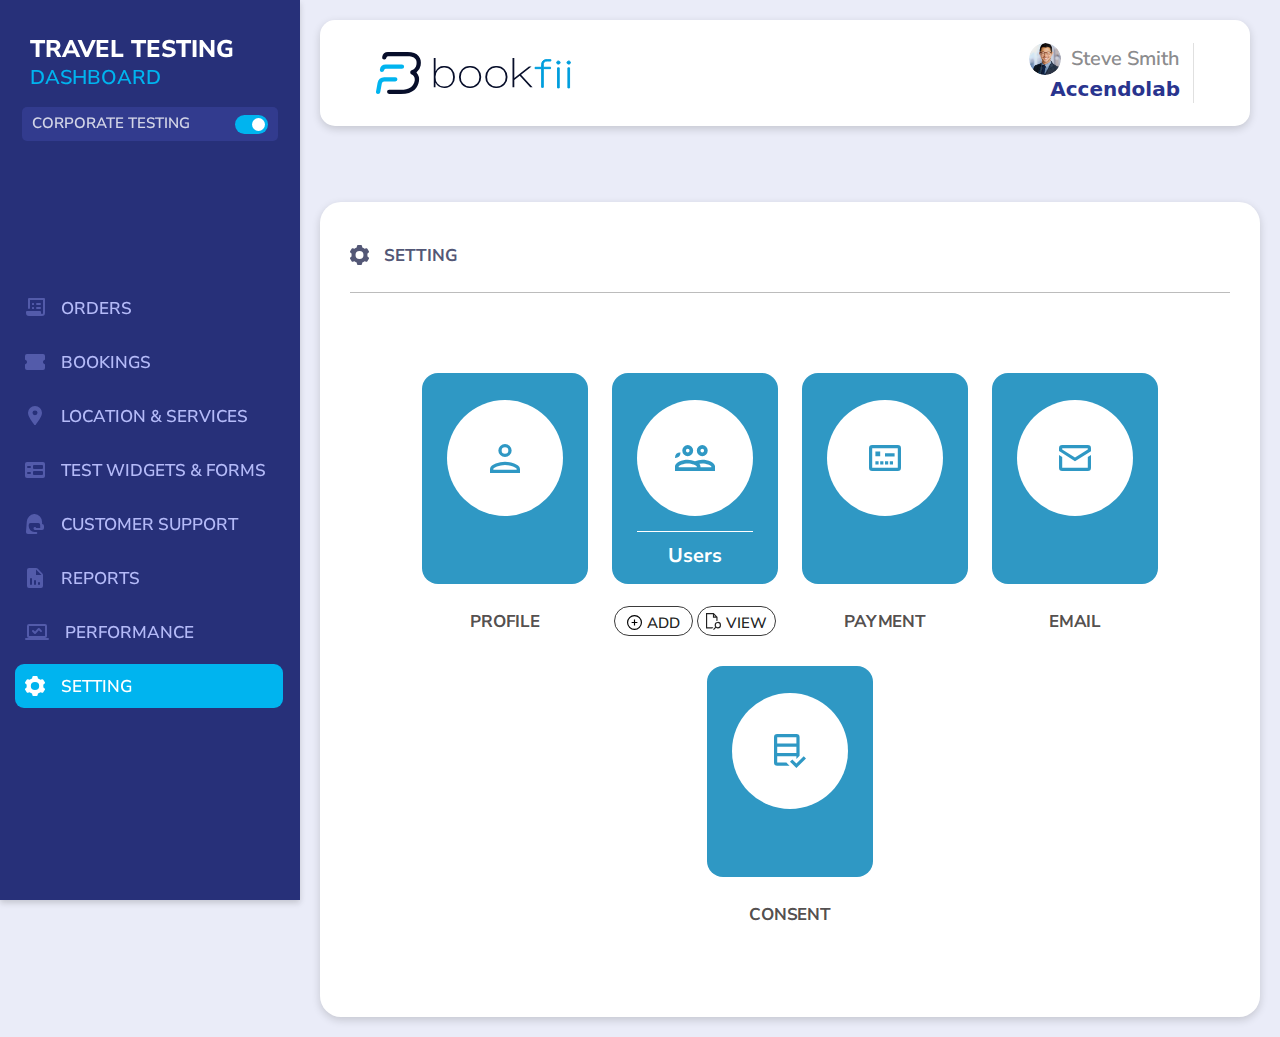
<file: setting-2.html>
<!DOCTYPE html>
<html>
<head>
    <title>Bookfii Dashboard Page</title>
    
    <link type="image/x-icon" rel="shortcut icon" href="assets/images/favicon.png" />
    
    <!-- Required meta tags -->
    <meta charset="UTF-8" />
    <meta name="HandheldFriendly" content="true">
    <meta name="viewport" content="width=device-width, initial-scale=1, shrink-to-fit=no">
    
    <meta name="description" content="">
    <meta name="keywords" content="">
    <meta name="author" content="">
    
    <!-- Google Fonts -->
    <link href="https://fonts.googleapis.com/css2?family=Nunito+Sans:wght@200;300;400;600;700;800;900&display=swap" rel="stylesheet">
    
    <!-- Bootstrap CSS -->
    <link rel="stylesheet" href="assets/css/bootstrap.min.css">
    
    <!-- Style Sheet -->
    <link rel="stylesheet" type="text/css" href="assets/css/style.css">
    <link rel="stylesheet" type="text/css" href="assets/css/responsive.css">

    
    
</head>
<body>
    <div class="main_wrapper">
        <!-- Header Start -->
        <div class="header_wrapper">
            <header>
                <div class="header_block">
                    <div class="logo_trigger_hold">
                        <div class="menu_trigger">
                            <svg xmlns="http://www.w3.org/2000/svg" width="16.842" height="14.677" viewBox="0 0 16.842 14.677">
                                <g id="Close_Menu" data-name="Close Menu" transform="translate(0.5 0.707)">
                                  <path id="Shape" d="M-5.526.5H0" transform="translate(15.842 12.503)" fill="none" stroke="#535776" stroke-linecap="round" stroke-linejoin="round" stroke-miterlimit="10" stroke-width="1"/>
                                  <path id="Shape-2" data-name="Shape" d="M0,0-6.263,6.632,0,13.263" transform="translate(6.263)" fill="none" stroke="#535776" stroke-linecap="round" stroke-linejoin="round" stroke-miterlimit="10" stroke-width="1"/>
                                  <path id="Shape-3" data-name="Shape" d="M-15.842,0H0" transform="translate(15.842 6.563)" fill="none" stroke="#535776" stroke-linecap="round" stroke-linejoin="round" stroke-miterlimit="10" stroke-width="1"/>
                                  <path id="Shape-4" data-name="Shape" d="M-5.526.5H0" transform="translate(15.842 -0.368)" fill="none" stroke="#535776" stroke-linecap="round" stroke-linejoin="round" stroke-miterlimit="10" stroke-width="1"/>
                                </g>
                              </svg>
                        </div>
                        <div class="logo">
                            <a href="index.html"><img src="assets/images/logo.svg" alt="logo"></a>
                        </div>
                    </div>
                    <div class="header_left_content">
                        <div class="header_user_content">
                            <p><img src="assets/images/user_ic.png" alt="user"><span>Steve Smith</span></p>
                            <a href="#0">Accendolab</a>
                        </div>
                    </div>
                </div>
            </header>
        </div>
        <!-- Header End -->
        
        <!-- Sidebar Start -->
        <div class="sidebar_wrapper">
            <div class="close_trigger">
                <span></span>
                <span></span>
            </div>
            <div class="sidebar_block">
                <div class="sidebar_heading">
                    <h3>TRAVEL TESTING</h3>
                    <p>DASHBOARD</p>
                </div>
                <div class="corporate_btn_switch">
                    <div class="corporate_btn_box">
                        <p> CORPORATE TESTING</p>
                        <div class="cm_switch">
                            <input type="checkbox" hidden="hidden" id="c_testing" data-role="flipswitch" checked>
                            <label class="switch" for="c_testing"></label>
                        </div>
                    </div>
                </div>

                <div class="sidebar_menu_block">
                    <div class="sidebar_menu">
                       <ul>
                            <li>
                                <a href="index.html" >
                                    <div class="menu_icon">
                                        <img src="assets/images/sidebar_ic1.svg" alt="icon">
                                    </div>
                                    <span class="menu_text">ORDERS</span>
                                </a>
                            </li>
                            <li>
                                <a href="bookings.html" >
                                    <div class="menu_icon">
                                        <img src="assets/images/sidebar_ic2.svg" alt="icon">
                                    </div>
                                    <span class="menu_text">BOOKINGS</span>
                                </a>
                            </li>
                            <li>
                                <a href="location_services.html" >
                                    <div class="menu_icon">
                                        <img src="assets/images/sidebar_ic3.svg" alt="icon">
                                    </div>
                                    <span class="menu_text">LOCATION & SERVICES</span>
                                </a>
                            </li>
                            <li>
                                <a href="test-widgets-forms.html" >
                                    <div class="menu_icon">
                                        <img src="assets/images/sidebar_ic4.svg" alt="icon">
                                    </div>
                                    <span class="menu_text">TEST WIDGETS & FORMS</span>
                                </a>
                            </li>
                            <li>
                                <a href="customer-support.html" >
                                    <div class="menu_icon">
                                        <img src="assets/images/sidebar_ic5.svg" alt="icon">
                                    </div>
                                    <span class="menu_text">CUSTOMER SUPPORT</span>
                                </a>
                            </li>
                            <li>
                                <a href="reports.html" >
                                    <div class="menu_icon">
                                        <img src="assets/images/sidebar_ic6.svg" alt="icon">
                                    </div>
                                    <span class="menu_text">REPORTS</span>
                                </a>
                            </li>
                            <li>
                                <a href="performance.html" >
                                    <div class="menu_icon">
                                        <img src="assets/images/sidebar_ic7.svg" alt="icon">
                                    </div>
                                    <span class="menu_text">PERFORMANCE</span>
                                </a>
                            </li>
                            <li class="active">
                                <a href="setting-2.html" >
                                    <div class="menu_icon">
                                        <img src="assets/images/sidebar_ic8.svg" alt="icon">
                                    </div>
                                    <span class="menu_text">SETTING</span>
                                </a>
                            </li>
                        </ul>
                    </div>
                </div>
            </div>
        </div>
        <div class="cm-overlay"></div>
        <!-- Sidebar End -->
        
        <!-- Main Content Start -->
        <div class="main_content">
            <div class="main_content_lg">
                <div class="db_common_heading_box">
                   
                </div>
                
                <div class="common_content_pad_block">
                    <div class="common_box_wrap all_bg_remove location_and_services_page_wrap setting_page_wrap">
                        <div class="common_travel_testing_title">
                            <span>
                                <img src="assets/images/setting/main-setting-ic.svg" alt="icon" />
                            </span>
                            <h2>
                                SETTING
                            </h2>
                        </div>

                        <div class="common_item_block_wrap">
                            <div class="cm_book_fii_wrap">
                                <div class="cm_book_fii_box">
                                    <a href="#0" class="d-inline-block">
                                        <div class="cm_book_item">
                                            <div class="cm_book_icon">
                                                <img src="assets/images/setting/setting-ic1.svg" alt="icon" />
                                            </div>
                                            <div class="cm_book_text opacity_box">
                                                <h6>Coupons</h6>
                                            </div>
                                        </div>
                                        <div class="cm_book_details">
                                            <h3 class="cm_book_details_title">PROFILE</h3>
                                        </div>
                                    </a>
                                </div>

                                <div class="cm_book_fii_box">
                                    <a href="#0" class="d-inline-block">
                                        <div class="cm_book_item">
                                            <div class="cm_book_icon">
                                                <img src="assets/images/setting/setting-ic2.svg" alt="icon" />
                                            </div>
                                            <div class="cm_book_text">
                                                <h6>Users</h6>
                                            </div>
                                        </div>
                                    </a>
                                    <div class="cm_book_details">
                                        <div class="two_btn_wrap">
                                            <button class="add_btn_wrap"><span class="btn_icon_wrap"><img src="assets/images/manage-corporates/manage-pl-ic.svg" alt="" /></span>add</button>
                                            <button class="view_btn_wrap"><span class="btn_icon_wrap"><img src="assets/images/manage-corporates/manage-s-ic.svg" alt="" /></span>view</button>
                                       </div>
                                    </div>
                                </div>

                                <div class="cm_book_fii_box">
                                    <a href="#0" class="d-inline-block">
                                        <div class="cm_book_item">
                                            <div class="cm_book_icon">
                                                <img src="assets/images/setting/setting-ic3.svg" alt="icon" />
                                            </div>
                                            <div class="cm_book_text opacity_box">
                                                <h6>Coupons</h6>
                                            </div>
                                        </div>
                                        <div class="cm_book_details">
                                            <h3 class="cm_book_details_title">PAYMENT</h3>
                                        </div>
                                    </a>
                                </div>

                                <div class="cm_book_fii_box">
                                    <a href="#0" class="d-inline-block">
                                        <div class="cm_book_item">
                                            <div class="cm_book_icon">
                                                <img src="assets/images/setting/setting-ic4.svg" alt="icon" />
                                            </div>
                                            <div class="cm_book_text opacity_box">
                                                <h6>Coupons</h6>
                                            </div>
                                        </div>
                                        <div class="cm_book_details">
                                            <h3 class="cm_book_details_title">EMAIL</h3>
                                        </div>
                                    </a>
                                </div>

                                <div class="cm_book_fii_box">
                                    <a href="#0" class="d-inline-block">
                                        <div class="cm_book_item">
                                            <div class="cm_book_icon">
                                                <img src="assets/images/setting/setting-ic5.svg" alt="icon" />
                                            </div>
                                            <div class="cm_book_text opacity_box">
                                                <h6>Coupons</h6>
                                            </div>
                                        </div>
                                        <div class="cm_book_details">
                                            <h3 class="cm_book_details_title">CONSENT</h3>
                                        </div>
                                    </a>
                                </div>
                            </div>

                        </div>
                    </div>
                </div>
            </div>
        </div>
        <!-- Main Content End -->
        
      


    </div>
          
        <script src="assets/js/jquery3.5.1.min.js"></script>
        <script src="https://cdn.jsdelivr.net/npm/@popperjs/core@2.10.2/dist/umd/popper.min.js" ></script>
        <script src="https://cdn.jsdelivr.net/npm/bootstrap@5.1.3/dist/js/bootstrap.min.js" ></script> 
        <script src="assets/js/custom.js"></script>
  
    </body>
    </html>
</file>
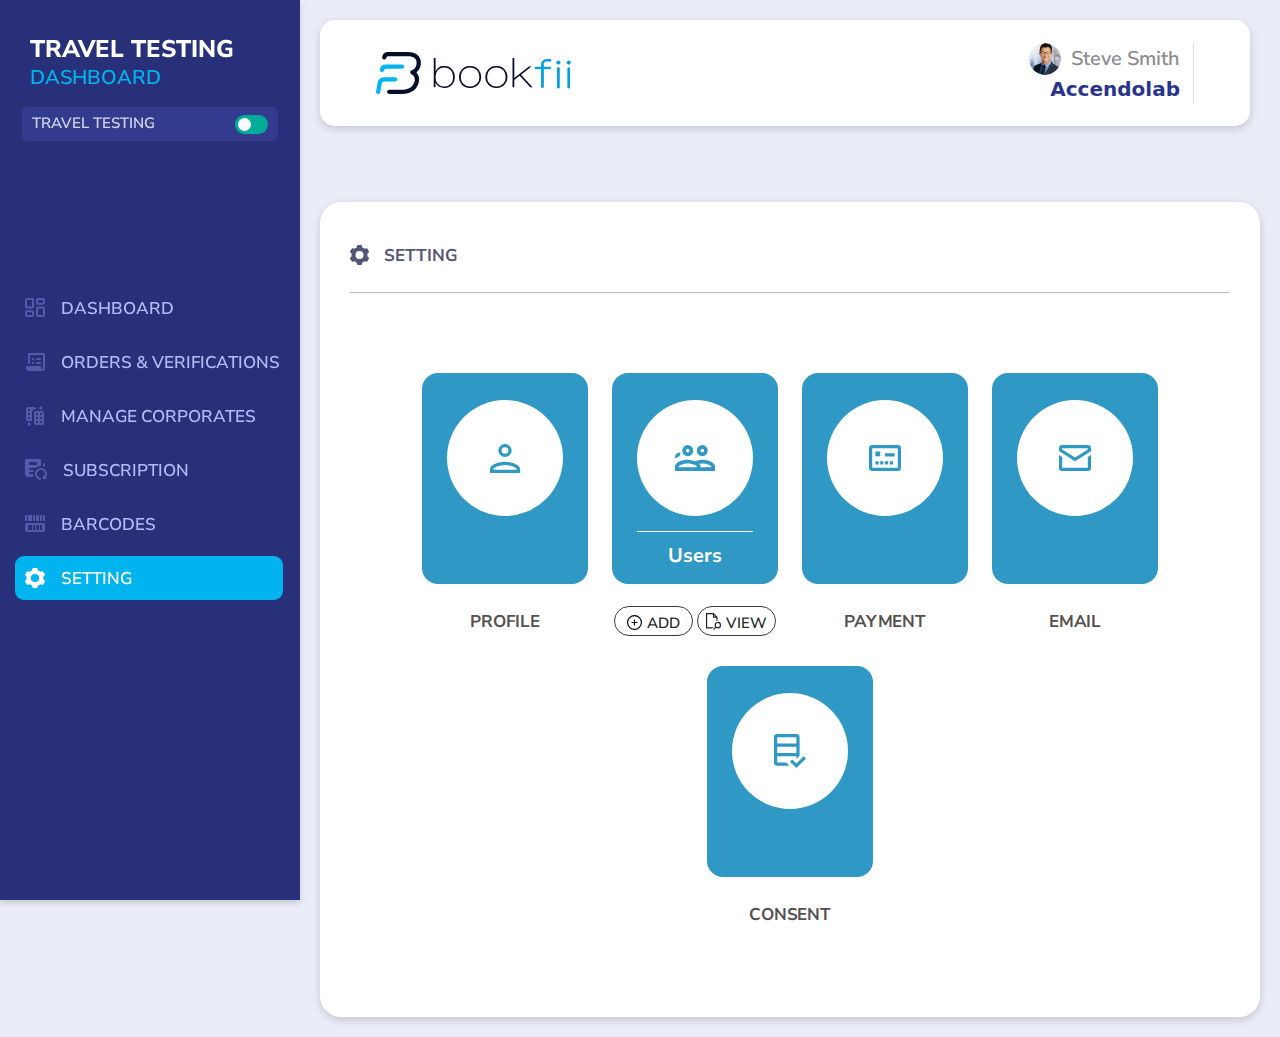
<file: setting.html>
<!DOCTYPE html>
<html>
<head>
    <title>Bookfii Dashboard Page</title>
    
    <link type="image/x-icon" rel="shortcut icon" href="assets/images/favicon.png" />
    
    <!-- Required meta tags -->
    <meta charset="UTF-8" />
    <meta name="HandheldFriendly" content="true">
    <meta name="viewport" content="width=device-width, initial-scale=1, shrink-to-fit=no">
    
    <meta name="description" content="">
    <meta name="keywords" content="">
    <meta name="author" content="">
    
    <!-- Google Fonts -->
    <link href="https://fonts.googleapis.com/css2?family=Nunito+Sans:wght@200;300;400;600;700;800;900&display=swap" rel="stylesheet">
    
    <!-- Bootstrap CSS -->
    <link rel="stylesheet" href="assets/css/bootstrap.min.css">
    
    <!-- Style Sheet -->
    <link rel="stylesheet" type="text/css" href="assets/css/style.css">
    <link rel="stylesheet" type="text/css" href="assets/css/responsive.css">

    
    
</head>
<body>
    <div class="main_wrapper">
        <!-- Header Start -->
        <div class="header_wrapper">
            <header>
                <div class="header_block">
                    <div class="logo_trigger_hold">
                        <div class="menu_trigger">
                            <svg xmlns="http://www.w3.org/2000/svg" width="16.842" height="14.677" viewBox="0 0 16.842 14.677">
                                <g id="Close_Menu" data-name="Close Menu" transform="translate(0.5 0.707)">
                                  <path id="Shape" d="M-5.526.5H0" transform="translate(15.842 12.503)" fill="none" stroke="#535776" stroke-linecap="round" stroke-linejoin="round" stroke-miterlimit="10" stroke-width="1"/>
                                  <path id="Shape-2" data-name="Shape" d="M0,0-6.263,6.632,0,13.263" transform="translate(6.263)" fill="none" stroke="#535776" stroke-linecap="round" stroke-linejoin="round" stroke-miterlimit="10" stroke-width="1"/>
                                  <path id="Shape-3" data-name="Shape" d="M-15.842,0H0" transform="translate(15.842 6.563)" fill="none" stroke="#535776" stroke-linecap="round" stroke-linejoin="round" stroke-miterlimit="10" stroke-width="1"/>
                                  <path id="Shape-4" data-name="Shape" d="M-5.526.5H0" transform="translate(15.842 -0.368)" fill="none" stroke="#535776" stroke-linecap="round" stroke-linejoin="round" stroke-miterlimit="10" stroke-width="1"/>
                                </g>
                              </svg>
                        </div>
                        <div class="logo">
                            <a href="index.html"><img src="assets/images/logo.svg" alt="logo"></a>
                        </div>
                    </div>
                    <div class="header_left_content">
                        <div class="header_user_content">
                            <p><img src="assets/images/user_ic.png" alt="user"><span>Steve Smith</span></p>
                            <a href="#0">Accendolab</a>
                        </div>
                    </div>
                </div>
            </header>
        </div>
        <!-- Header End -->
        
        <!-- Sidebar Start -->
        <div class="sidebar_wrapper">
            <div class="close_trigger">
                <span></span>
                <span></span>
            </div>
            <div class="sidebar_block">
                <div class="sidebar_heading">
                    <h3>TRAVEL TESTING</h3>
                    <p>DASHBOARD</p>
                </div>
                <div class="corporate_btn_switch">
                    <div class="corporate_btn_box">
                        <p>TRAVEL TESTING</p>
                        <div class="cm_switch">
                            <input type="checkbox" hidden="hidden" id="c_testing" data-role="flipswitch">
                            <label class="switch" for="c_testing"></label>
                        </div>
                    </div>
                </div>

                <div class="sidebar_menu_block">
                    <div class="sidebar_menu">
                        <ul>
                            <li>
                                <a href="dashboard.html" >
                                    <div class="menu_icon">
                                        <img src="assets/images/sidebar/sidebar_ic0.svg" alt="icon">
                                    </div>
                                    <span class="menu_text">DASHBOARD</span>
                                </a>
                            </li>
                            <li>
                                <a href="orders_verifications.html" >
                                    <div class="menu_icon">
                                        <img src="assets/images/sidebar/sidebar_ic1.svg" alt="icon">
                                    </div>
                                    <span class="menu_text">ORDERS & VERIFICATIONS</span>
                                </a>
                            </li>
                            <li>
                                <a href="manage-corporates.html" >
                                    <div class="menu_icon">
                                        <img src="assets/images/sidebar/sidebar_ic2.svg" alt="icon">
                                    </div>
                                    <span class="menu_text">MANAGE CORPORATES</span>
                                </a>
                            </li>
                            <li>
                                <a href="subscription.html" >
                                    <div class="menu_icon">
                                        <img src="assets/images/sidebar/sidebar_ic3.svg" alt="icon">
                                    </div>
                                    <span class="menu_text">SUBSCRIPTION</span>
                                </a>
                            </li>
                            <li>
                                <a href="barcodes.html" >
                                    <div class="menu_icon">
                                        <img src="assets/images/sidebar/sidebar_ic4.svg" alt="icon">
                                    </div>
                                    <span class="menu_text">BARCODES</span>
                                </a>
                            </li>
                            <li class="active">
                                <a href="setting.html" >
                                    <div class="menu_icon">
                                        <img src="assets/images/sidebar/sidebar_ic5.svg" alt="icon">
                                    </div>
                                    <span class="menu_text">SETTING</span>
                                </a>
                            </li>
                        </ul>
                    </div>
                </div>
            </div>
        </div>
        <div class="cm-overlay"></div>
        <!-- Sidebar End -->
        
        <!-- Main Content Start -->
        <div class="main_content">
            <div class="main_content_lg">
                <div class="db_common_heading_box">
                   
                </div>
                
                <div class="common_content_pad_block">
                    <div class="common_box_wrap all_bg_remove location_and_services_page_wrap setting_page_wrap">
                        <div class="common_travel_testing_title">
                            <span>
                                <img src="assets/images/setting/main-setting-ic.svg" alt="icon" />
                            </span>
                            <h2>
                                SETTING
                            </h2>
                        </div>

                        <div class="common_item_block_wrap">
                            <div class="cm_book_fii_wrap">
                                <div class="cm_book_fii_box">
                                    <a href="#0" class="d-inline-block">
                                        <div class="cm_book_item">
                                            <div class="cm_book_icon">
                                                <img src="assets/images/setting/setting-ic1.svg" alt="icon" />
                                            </div>
                                            <div class="cm_book_text opacity_box">
                                                <h6>Coupons</h6>
                                            </div>
                                        </div>
                                        <div class="cm_book_details">
                                            <h3 class="cm_book_details_title">PROFILE</h3>
                                        </div>
                                    </a>
                                </div>

                                <div class="cm_book_fii_box">
                                    <a href="#0" class="d-inline-block">
                                        <div class="cm_book_item">
                                            <div class="cm_book_icon">
                                                <img src="assets/images/setting/setting-ic2.svg" alt="icon" />
                                            </div>
                                            <div class="cm_book_text">
                                                <h6>Users</h6>
                                            </div>
                                        </div>
                                    </a>
                                    <div class="cm_book_details">
                                        <div class="two_btn_wrap">
                                            <button class="add_btn_wrap"><span class="btn_icon_wrap"><img src="assets/images/manage-corporates/manage-pl-ic.svg" alt="" /></span>add</button>
                                            <button class="view_btn_wrap"><span class="btn_icon_wrap"><img src="assets/images/manage-corporates/manage-s-ic.svg" alt="" /></span>view</button>
                                       </div>
                                    </div>
                                </div>

                                <div class="cm_book_fii_box">
                                    <a href="#0" class="d-inline-block">
                                        <div class="cm_book_item">
                                            <div class="cm_book_icon">
                                                <img src="assets/images/setting/setting-ic3.svg" alt="icon" />
                                            </div>
                                            <div class="cm_book_text opacity_box">
                                                <h6>Coupons</h6>
                                            </div>
                                        </div>
                                        <div class="cm_book_details">
                                            <h3 class="cm_book_details_title">PAYMENT</h3>
                                        </div>
                                    </a>
                                </div>

                                <div class="cm_book_fii_box">
                                    <a href="#0" class="d-inline-block">
                                        <div class="cm_book_item">
                                            <div class="cm_book_icon">
                                                <img src="assets/images/setting/setting-ic4.svg" alt="icon" />
                                            </div>
                                            <div class="cm_book_text opacity_box">
                                                <h6>Coupons</h6>
                                            </div>
                                        </div>
                                        <div class="cm_book_details">
                                            <h3 class="cm_book_details_title">EMAIL</h3>
                                        </div>
                                    </a>
                                </div>

                                <div class="cm_book_fii_box">
                                    <a href="#0" class="d-inline-block">
                                        <div class="cm_book_item">
                                            <div class="cm_book_icon">
                                                <img src="assets/images/setting/setting-ic5.svg" alt="icon" />
                                            </div>
                                            <div class="cm_book_text opacity_box">
                                                <h6>Coupons</h6>
                                            </div>
                                        </div>
                                        <div class="cm_book_details">
                                            <h3 class="cm_book_details_title">CONSENT</h3>
                                        </div>
                                    </a>
                                </div>
                            </div>

                        </div>
                    </div>
                </div>
            </div>
        </div>
        <!-- Main Content End -->
        
      


    </div>
          
        <script src="assets/js/jquery3.5.1.min.js"></script>
        <script src="https://cdn.jsdelivr.net/npm/@popperjs/core@2.10.2/dist/umd/popper.min.js" ></script>
        <script src="https://cdn.jsdelivr.net/npm/bootstrap@5.1.3/dist/js/bootstrap.min.js" ></script> 
        <script src="assets/js/custom.js"></script>
  
    </body>
    </html>
</file>
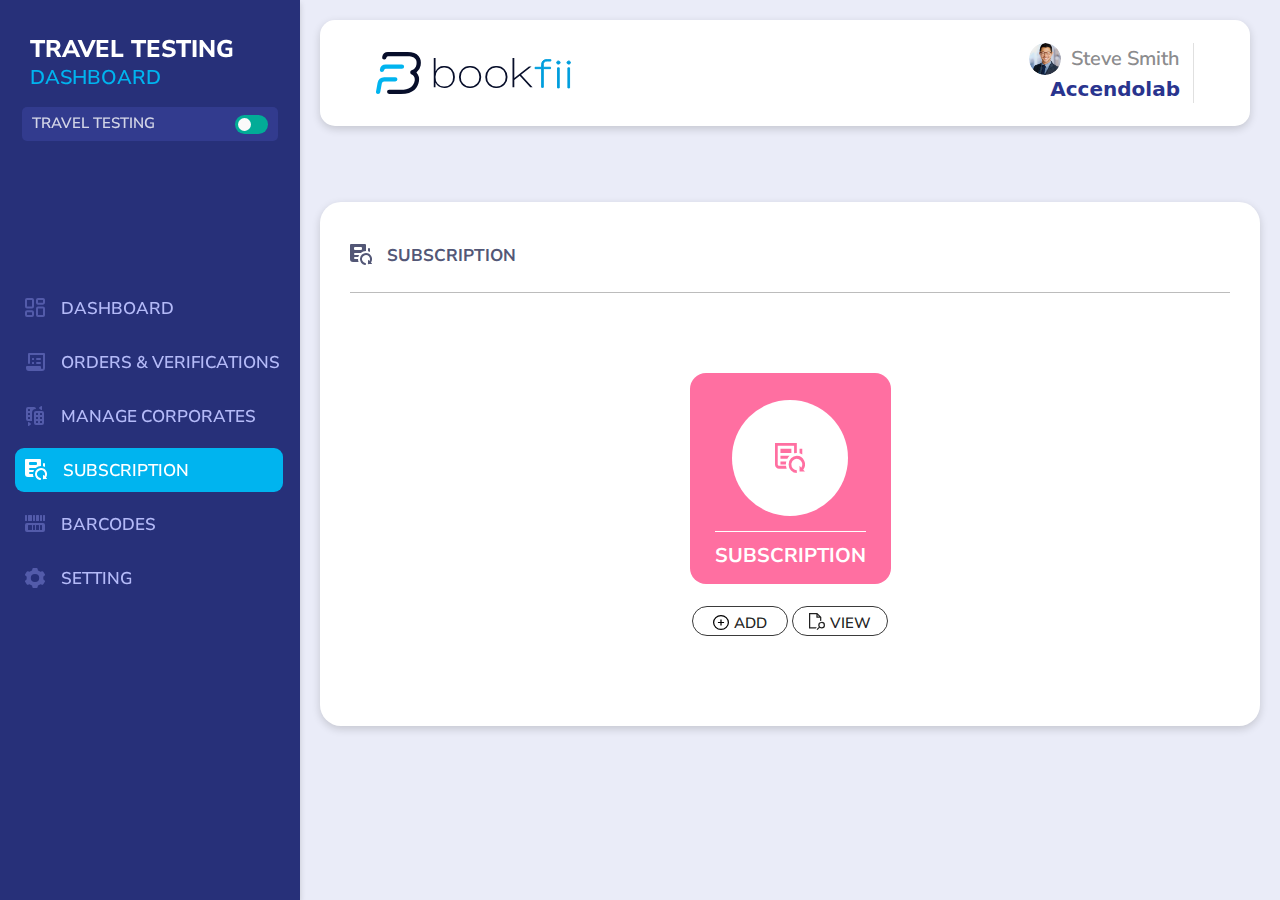
<file: subscription.html>
<!DOCTYPE html>
<html>
<head>
    <title>Bookfii Dashboard Page</title>
    
    <link type="image/x-icon" rel="shortcut icon" href="assets/images/favicon.png" />
    
    <!-- Required meta tags -->
    <meta charset="UTF-8" />
    <meta name="HandheldFriendly" content="true">
    <meta name="viewport" content="width=device-width, initial-scale=1, shrink-to-fit=no">
    
    <meta name="description" content="">
    <meta name="keywords" content="">
    <meta name="author" content="">
    
    <!-- Google Fonts -->
    <link href="https://fonts.googleapis.com/css2?family=Nunito+Sans:wght@200;300;400;600;700;800;900&display=swap" rel="stylesheet">
    
    <!-- Bootstrap CSS -->
    <link rel="stylesheet" href="assets/css/bootstrap.min.css">
    
    <!-- Style Sheet -->
    <link rel="stylesheet" type="text/css" href="assets/css/style.css">
    <link rel="stylesheet" type="text/css" href="assets/css/responsive.css">

    
    
</head>
<body>
    <div class="main_wrapper">
        <!-- Header Start -->
        <div class="header_wrapper">
            <header>
                <div class="header_block">
                    <div class="logo_trigger_hold">
                        <div class="menu_trigger">
                            <svg xmlns="http://www.w3.org/2000/svg" width="16.842" height="14.677" viewBox="0 0 16.842 14.677">
                                <g id="Close_Menu" data-name="Close Menu" transform="translate(0.5 0.707)">
                                  <path id="Shape" d="M-5.526.5H0" transform="translate(15.842 12.503)" fill="none" stroke="#535776" stroke-linecap="round" stroke-linejoin="round" stroke-miterlimit="10" stroke-width="1"/>
                                  <path id="Shape-2" data-name="Shape" d="M0,0-6.263,6.632,0,13.263" transform="translate(6.263)" fill="none" stroke="#535776" stroke-linecap="round" stroke-linejoin="round" stroke-miterlimit="10" stroke-width="1"/>
                                  <path id="Shape-3" data-name="Shape" d="M-15.842,0H0" transform="translate(15.842 6.563)" fill="none" stroke="#535776" stroke-linecap="round" stroke-linejoin="round" stroke-miterlimit="10" stroke-width="1"/>
                                  <path id="Shape-4" data-name="Shape" d="M-5.526.5H0" transform="translate(15.842 -0.368)" fill="none" stroke="#535776" stroke-linecap="round" stroke-linejoin="round" stroke-miterlimit="10" stroke-width="1"/>
                                </g>
                              </svg>
                        </div>
                        <div class="logo">
                            <a href="#0"><img src="assets/images/logo.svg" alt="logo"></a>
                        </div>
                    </div>
                    <div class="header_left_content">
                        <div class="header_user_content">
                            <p><img src="assets/images/user_ic.png" alt="user"><span>Steve Smith</span></p>
                            <a href="#0">Accendolab</a>
                        </div>
                    </div>
                </div>
            </header>
        </div>
        <!-- Header End -->
        
        <!-- Sidebar Start -->
        <div class="sidebar_wrapper">
            <div class="close_trigger">
                <span></span>
                <span></span>
            </div>
            <div class="sidebar_block">
                <div class="sidebar_heading">
                    <h3>TRAVEL TESTING</h3>
                    <p>DASHBOARD</p>
                </div>
                <div class="corporate_btn_switch">
                    <div class="corporate_btn_box">
                        <p>TRAVEL TESTING</p>
                        <div class="cm_switch">
                            <input type="checkbox" hidden="hidden" id="c_testing" data-role="flipswitch">
                            <label class="switch" for="c_testing"></label>
                        </div>
                    </div>
                </div>

                <div class="sidebar_menu_block">
                    <div class="sidebar_menu">
                       <ul>
                            <li>
                                <a href="dashboard.html" >
                                    <div class="menu_icon">
                                        <img src="assets/images/sidebar/sidebar_ic0.svg" alt="icon">
                                    </div>
                                    <span class="menu_text">DASHBOARD</span>
                                </a>
                            </li>
                            <li>
                                <a href="orders_verifications.html" >
                                    <div class="menu_icon">
                                        <img src="assets/images/sidebar/sidebar_ic1.svg" alt="icon">
                                    </div>
                                    <span class="menu_text">ORDERS & VERIFICATIONS</span>
                                </a>
                            </li>
                            <li>
                                <a href="manage-corporates.html" >
                                    <div class="menu_icon">
                                        <img src="assets/images/sidebar/sidebar_ic2.svg" alt="icon">
                                    </div>
                                    <span class="menu_text">MANAGE CORPORATES</span>
                                </a>
                            </li>
                            <li class="active">
                                <a href="subscription.html" >
                                    <div class="menu_icon">
                                        <img src="assets/images/sidebar/sidebar_ic3.svg" alt="icon">
                                    </div>
                                    <span class="menu_text">SUBSCRIPTION</span>
                                </a>
                            </li>
                            <li>
                                <a href="barcodes.html" >
                                    <div class="menu_icon">
                                        <img src="assets/images/sidebar/sidebar_ic4.svg" alt="icon">
                                    </div>
                                    <span class="menu_text">BARCODES</span>
                                </a>
                            </li>
                            <li>
                                <a href="setting.html" >
                                    <div class="menu_icon">
                                        <img src="assets/images/sidebar/sidebar_ic5.svg" alt="icon">
                                    </div>
                                    <span class="menu_text">SETTING</span>
                                </a>
                            </li>
                        </ul>
                    </div>
                </div>
            </div>
        </div>
        <div class="cm-overlay"></div>
        <!-- Sidebar End -->
        
        <!-- Main Content Start -->
        <div class="main_content">
            <div class="main_content_lg">
                <div class="db_common_heading_box">
                   
                </div>
                
                <div class="common_content_pad_block">
                    <div class="common_box_wrap all_bg_remove location_and_services_page_wrap subscription__page_wrap">
                        <div class="common_travel_testing_title">
                            <span>
                                <img src="assets/images/subscription/main-sub-ic.svg" alt="icon" />
                            </span>
                            <h2>
                                SUBSCRIPTION
                            </h2>
                        </div>

                        <div class="common_item_block_wrap">
                            <div class="cm_book_fii_wrap">
                                <div class="cm_book_fii_box">
                                    <a href="#0" class="d-inline-block">
                                        <div class="cm_book_item">
                                            <div class="cm_book_icon">
                                                <img src="assets/images/subscription/subscription-ic1.svg" alt="icon" />
                                            </div>
                                            <div class="cm_book_text">
                                                <h6>SUBSCRIPTION</h6>
                                            </div>
                                        </div>
                                    </a>
                                    <div class="cm_book_details">
                                        <div class="two_btn_wrap">
                                            <button class="add_btn_wrap"><span class="btn_icon_wrap"><img src="assets/images/manage-corporates/manage-pl-ic.svg" alt="" /></span>add</button>
                                            <button class="view_btn_wrap"><span class="btn_icon_wrap"><img src="assets/images/manage-corporates/manage-s-ic.svg" alt="" /></span>view</button>
                                       </div>
                                    </div>
                                </div>
                                
                            </div>

                        </div>
                    </div>
                </div>
            </div>
        </div>
        <!-- Main Content End -->
        
      


    </div>
          
        <script src="assets/js/jquery3.5.1.min.js"></script>
        <script src="https://cdn.jsdelivr.net/npm/@popperjs/core@2.10.2/dist/umd/popper.min.js" ></script>
        <script src="https://cdn.jsdelivr.net/npm/bootstrap@5.1.3/dist/js/bootstrap.min.js" ></script> 
        <script src="assets/js/custom.js"></script>
  
    </body>
    </html>
</file>
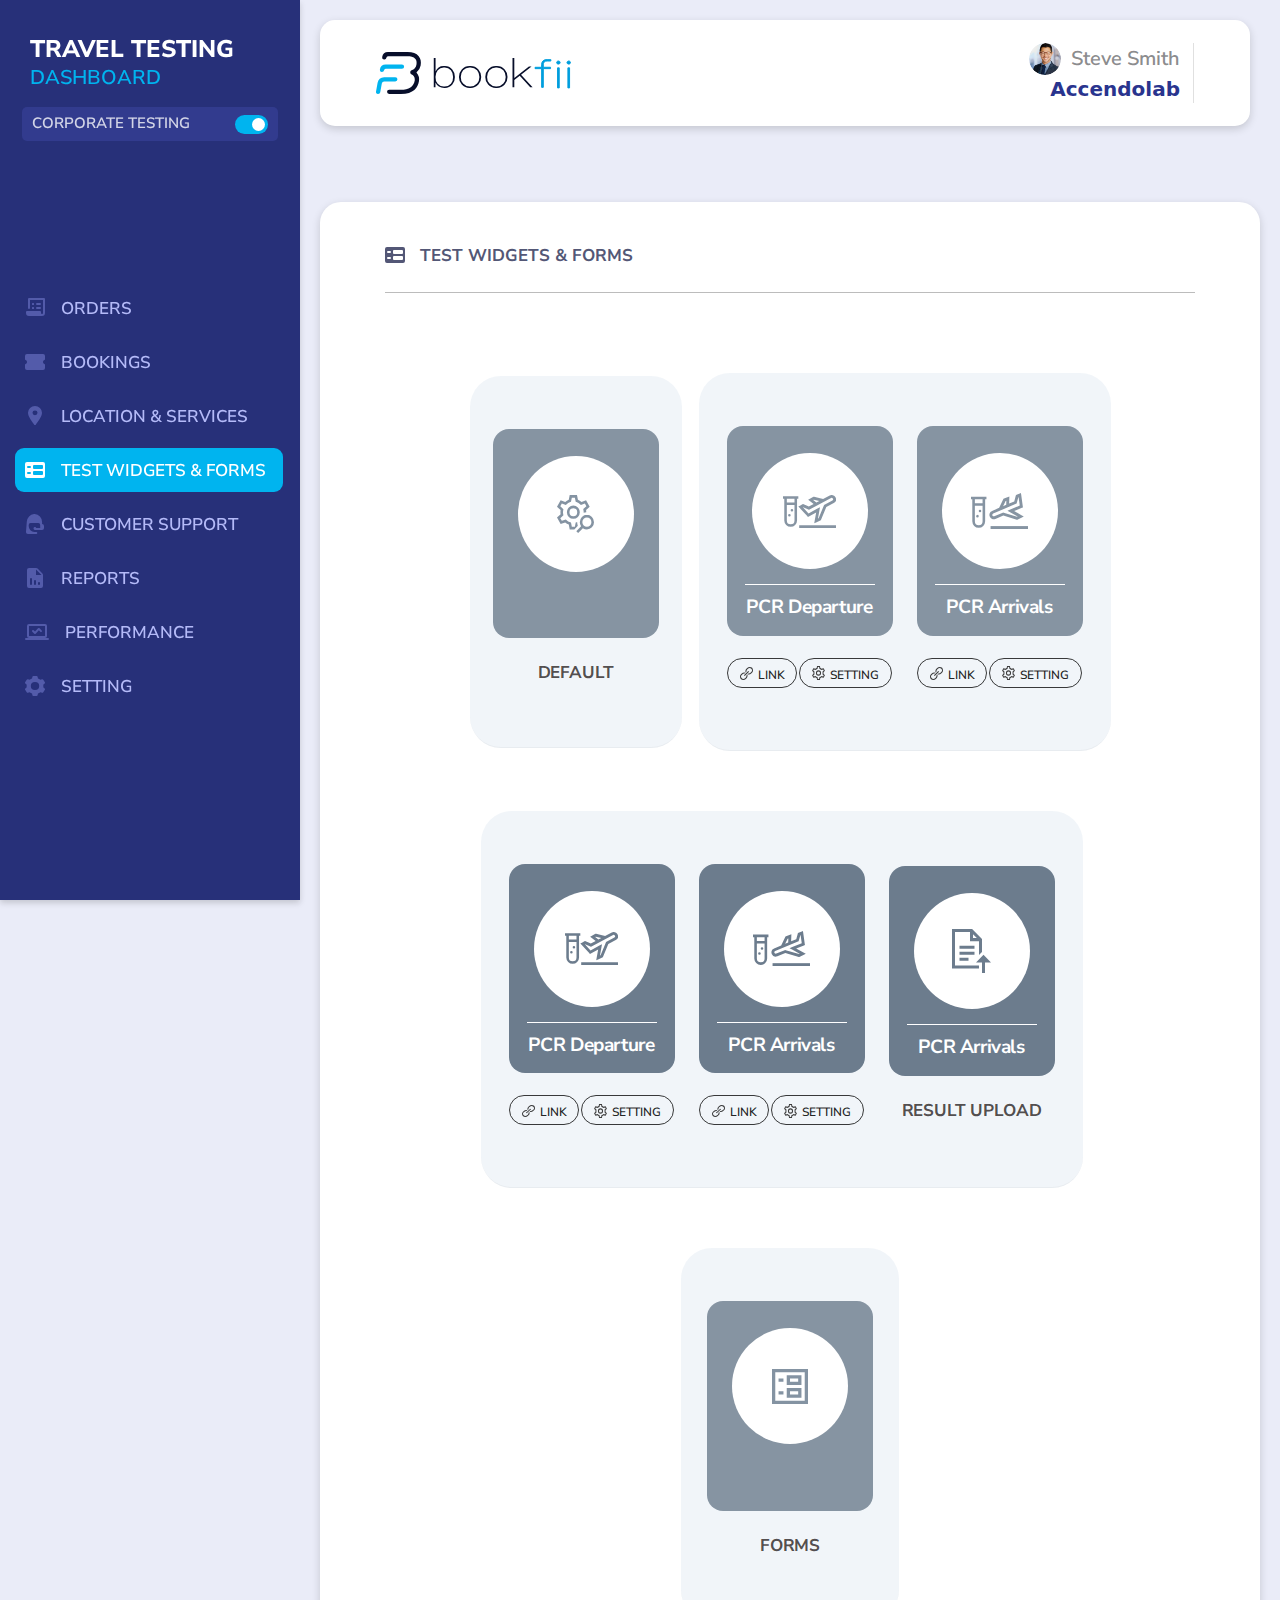
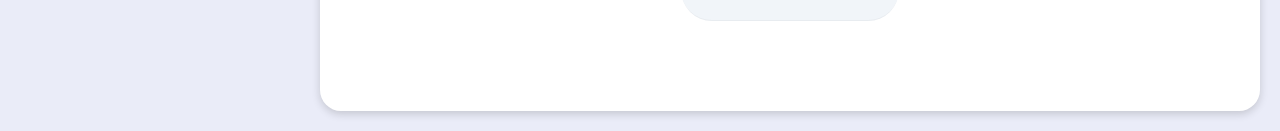
<file: test-widgets-forms.html>
<!DOCTYPE html>
<html>
<head>
    <title>Bookfii Dashboard Page</title>
    
    <link type="image/x-icon" rel="shortcut icon" href="assets/images/favicon.png" />
    
    <!-- Required meta tags -->
    <meta charset="UTF-8" />
    <meta name="HandheldFriendly" content="true">
    <meta name="viewport" content="width=device-width, initial-scale=1, shrink-to-fit=no">
    
    <meta name="description" content="">
    <meta name="keywords" content="">
    <meta name="author" content="">
    
    <!-- Google Fonts -->
    <link href="https://fonts.googleapis.com/css2?family=Nunito+Sans:wght@200;300;400;600;700;800;900&display=swap" rel="stylesheet">
    
    <!-- Bootstrap CSS -->
    <link rel="stylesheet" href="assets/css/bootstrap.min.css">
    
    <!-- Style Sheet -->
    <link rel="stylesheet" type="text/css" href="assets/css/style.css">
    <link rel="stylesheet" type="text/css" href="assets/css/responsive.css">

    
    
</head>
<body>
    <div class="main_wrapper">
        <!-- Header Start -->
        <div class="header_wrapper">
            <header>
                <div class="header_block">
                    <div class="logo_trigger_hold">
                        <div class="menu_trigger">
                            <svg xmlns="http://www.w3.org/2000/svg" width="16.842" height="14.677" viewBox="0 0 16.842 14.677">
                                <g id="Close_Menu" data-name="Close Menu" transform="translate(0.5 0.707)">
                                  <path id="Shape" d="M-5.526.5H0" transform="translate(15.842 12.503)" fill="none" stroke="#535776" stroke-linecap="round" stroke-linejoin="round" stroke-miterlimit="10" stroke-width="1"/>
                                  <path id="Shape-2" data-name="Shape" d="M0,0-6.263,6.632,0,13.263" transform="translate(6.263)" fill="none" stroke="#535776" stroke-linecap="round" stroke-linejoin="round" stroke-miterlimit="10" stroke-width="1"/>
                                  <path id="Shape-3" data-name="Shape" d="M-15.842,0H0" transform="translate(15.842 6.563)" fill="none" stroke="#535776" stroke-linecap="round" stroke-linejoin="round" stroke-miterlimit="10" stroke-width="1"/>
                                  <path id="Shape-4" data-name="Shape" d="M-5.526.5H0" transform="translate(15.842 -0.368)" fill="none" stroke="#535776" stroke-linecap="round" stroke-linejoin="round" stroke-miterlimit="10" stroke-width="1"/>
                                </g>
                              </svg>
                        </div>
                        <div class="logo">
                            <a href="index.html"><img src="assets/images/logo.svg" alt="logo"></a>
                        </div>
                    </div>
                    <div class="header_left_content">
                        <div class="header_user_content">
                            <p><img src="assets/images/user_ic.png" alt="user"><span>Steve Smith</span></p>
                            <a href="#0">Accendolab</a>
                        </div>
                    </div>
                </div>
            </header>
        </div>
        <!-- Header End -->
        
        <!-- Sidebar Start -->
        <div class="sidebar_wrapper">
            <div class="close_trigger">
                <span></span>
                <span></span>
            </div>
            <div class="sidebar_block">
                <div class="sidebar_heading">
                    <h3>TRAVEL TESTING</h3>
                    <p>DASHBOARD</p>
                </div>
                <div class="corporate_btn_switch">
                    <div class="corporate_btn_box">
                        <p> CORPORATE TESTING</p>
                        <div class="cm_switch">
                            <input type="checkbox" hidden="hidden" id="c_testing" data-role="flipswitch" checked>
                            <label class="switch" for="c_testing"></label>
                        </div>
                    </div>
                </div>

                <div class="sidebar_menu_block">
                    <div class="sidebar_menu">
                        <ul>
                            <li>
                                <a href="index.html" >
                                    <div class="menu_icon">
                                        <img src="assets/images/sidebar_ic1.svg" alt="icon">
                                    </div>
                                    <span class="menu_text">ORDERS</span>
                                </a>
                            </li>
                            <li>
                                <a href="bookings.html" >
                                    <div class="menu_icon">
                                        <img src="assets/images/sidebar_ic2.svg" alt="icon">
                                    </div>
                                    <span class="menu_text">BOOKINGS</span>
                                </a>
                            </li>
                            <li>
                                <a href="location_services.html" >
                                    <div class="menu_icon">
                                        <img src="assets/images/sidebar_ic3.svg" alt="icon">
                                    </div>
                                    <span class="menu_text">LOCATION & SERVICES</span>
                                </a>
                            </li>
                            <li  class="active">
                                <a href="test-widgets-forms.html" >
                                    <div class="menu_icon">
                                        <img src="assets/images/sidebar_ic4.svg" alt="icon">
                                    </div>
                                    <span class="menu_text">TEST WIDGETS & FORMS</span>
                                </a>
                            </li>
                            <li>
                                <a href="customer-support.html" >
                                    <div class="menu_icon">
                                        <img src="assets/images/sidebar_ic5.svg" alt="icon">
                                    </div>
                                    <span class="menu_text">CUSTOMER SUPPORT</span>
                                </a>
                            </li>
                            <li>
                                <a href="reports.html" >
                                    <div class="menu_icon">
                                        <img src="assets/images/sidebar_ic6.svg" alt="icon">
                                    </div>
                                    <span class="menu_text">REPORTS</span>
                                </a>
                            </li>
                            <li>
                                <a href="performance.html" >
                                    <div class="menu_icon">
                                        <img src="assets/images/sidebar_ic7.svg" alt="icon">
                                    </div>
                                    <span class="menu_text">PERFORMANCE</span>
                                </a>
                            </li>
                            <li>
                                <a href="setting-2.html" >
                                    <div class="menu_icon">
                                        <img src="assets/images/sidebar_ic8.svg" alt="icon">
                                    </div>
                                    <span class="menu_text">SETTING</span>
                                </a>
                            </li>
                        </ul>
                    </div>
                </div>
            </div>
        </div>
        <div class="cm-overlay"></div>
        <!-- Sidebar End -->
        
        <!-- Main Content Start -->
        <div class="main_content">
            <div class="main_content_lg">
                <div class="db_common_heading_box">
                   
                </div>
                
                <div class="common_content_pad_block">
                    <div class="common_box_wrap all_bg_remove text_widgest_form_page_wrap">
                        <div class="common_travel_testing_title">
                            <span>
                                <img src="assets/images/text_widgest_form/test_widgets.svg" alt="icon" />
                            </span>
                            <h2>
                                TEST WIDGETS & FORMS
                            </h2>
                        </div>

                        <div class="common_item_block_wrap row">
                            <div class="col-md-6 col-12 col_md_6">
                                <div class="order_section order_section_one">
                                    <div class="cm_book_fii_wrap">
                                        <div class="cm_book_fii_box">
                                            <a href="#0" class="d-inline-block">
                                                <div class="cm_book_item">
                                                    <div class="cm_book_icon">
                                                        <img src="assets/images/text_widgest_form/TEST_WIDGETS_1.svg" alt="icon" />
                                                    </div>
                                                    <div class="cm_book_text opacity_box">
                                                        <h6>PCR</h6>
                                                    </div>
                                                </div>
                                                <div class="cm_book_details">
                                                    <h3 class="cm_book_details_title">DEFAULT</h3>
                                                </div>
                                            </a>
                                        </div>
                                    </div>
                                </div>
                                <div class="order_section order_section_one pd_pa">
                                    <div class="cm_book_fii_wrap">
                                        <div class="cm_book_fii_box">
                                            <a href="#0" class="d-inline-block">
                                                <div class="cm_book_item">
                                                    <div class="cm_book_icon">
                                                        <img src="assets/images/text_widgest_form/TEST_WIDGETS_2.svg" alt="icon" />
                                                    </div>
                                                    <div class="cm_book_text">
                                                        <h6>PCR Departure </h6>
                                                    </div>
                                                </div>
                                            </a>
                                            <div class="cm_book_details">
                                                <div class="two_btn_wrap">
                                                    <button class="add_btn_wrap"><span class="btn_icon_wrap"><img src="assets/images/text_widgest_form/link.svg" alt=""></span>link</button>
                                                    <button class="view_btn_wrap"><span class="btn_icon_wrap"><img src="assets/images/text_widgest_form/settings.svg" alt=""></span>SETTING</button>
                                               </div>
                                            </div>
                                        </div>

                                        <div class="cm_book_fii_box">
                                            <a href="#0" class="d-inline-block">
                                                <div class="cm_book_item">
                                                    <div class="cm_book_icon">
                                                        <img src="assets/images/text_widgest_form/TEST_WIDGETS_3.svg" alt="icon" />
                                                    </div>
                                                    <div class="cm_book_text">
                                                        <h6>PCR Arrivals</h6>
                                                    </div>
                                                </div>
                                            </a>
                                            <div class="cm_book_details">
                                                <div class="two_btn_wrap">
                                                    <button class="add_btn_wrap"><span class="btn_icon_wrap"><img src="assets/images/text_widgest_form/link.svg" alt=""></span>link</button>
                                                    <button class="view_btn_wrap"><span class="btn_icon_wrap"><img src="assets/images/text_widgest_form/settings.svg" alt=""></span>SETTING</button>
                                               </div>
                                            </div>
                                        </div>
                                    </div>
                                </div>
                            </div>

                            <div class="col-md-6 col-12 col_md_6">
                                <div class="order_section order_section_one pd_pa color_change mr_0">
                                    <div class="cm_book_fii_wrap">
                                        <div class="cm_book_fii_box">
                                            <a href="#0" class="d-inline-block">
                                                <div class="cm_book_item">
                                                    <div class="cm_book_icon">
                                                        <img src="assets/images/text_widgest_form/TEST_WIDGETS_4.svg" alt="icon" />
                                                    </div>
                                                    <div class="cm_book_text">
                                                        <h6>PCR Departure </h6>
                                                    </div>
                                                </div>
                                            </a>
                                            <div class="cm_book_details">
                                                <div class="two_btn_wrap">
                                                    <button class="add_btn_wrap"><span class="btn_icon_wrap"><img src="assets/images/text_widgest_form/link.svg" alt=""></span>link</button>
                                                    <button class="view_btn_wrap"><span class="btn_icon_wrap"><img src="assets/images/text_widgest_form/settings.svg" alt=""></span>SETTING</button>
                                               </div>
                                            </div>
                                        </div>

                                        <div class="cm_book_fii_box">
                                            <a href="#0" class="d-inline-block">
                                                <div class="cm_book_item">
                                                    <div class="cm_book_icon">
                                                        <img src="assets/images/text_widgest_form/TEST_WIDGETS_5.svg" alt="icon" />
                                                    </div>
                                                    <div class="cm_book_text">
                                                        <h6>PCR Arrivals</h6>
                                                    </div>
                                                </div>
                                            </a>
                                            <div class="cm_book_details">
                                                <div class="two_btn_wrap">
                                                    <button class="add_btn_wrap"><span class="btn_icon_wrap"><img src="assets/images/text_widgest_form/link.svg" alt=""></span>link</button>
                                                    <button class="view_btn_wrap"><span class="btn_icon_wrap"><img src="assets/images/text_widgest_form/settings.svg" alt=""></span>SETTING</button>
                                               </div>
                                            </div>
                                        </div>

                                        <div class="cm_book_fii_box">
                                            <a href="#0" class="d-inline-block">
                                                <div class="cm_book_item">
                                                    <div class="cm_book_icon">
                                                        <img src="assets/images/text_widgest_form/TEST_WIDGETS_6.svg" alt="icon" />
                                                    </div>
                                                    <div class="cm_book_text">
                                                        <h6>PCR Arrivals</h6>
                                                    </div>
                                                </div>
                                                <div class="cm_book_details">
                                                    <h3 class="cm_book_details_title">RESULT UPLOAD</h3>
                                                </div>
                                            </a>
                                        </div>

                                        
                                    </div>
                                </div>

                                
                            </div>

                            <div class="order_section order_section_one">
                                <div class="cm_book_fii_wrap">
                                    <div class="cm_book_fii_box">
                                        <a href="#0" class="d-inline-block">
                                            <div class="cm_book_item">
                                                <div class="cm_book_icon">
                                                    <img src="assets/images/text_widgest_form/TEST_WIDGETS_7.svg" alt="icon">
                                                </div>
                                                <div class="cm_book_text opacity_box">
                                                    <h6>PCR</h6>
                                                </div>
                                            </div>
                                            <div class="cm_book_details">
                                                <h3 class="cm_book_details_title">FORMS</h3>
                                            </div>
                                        </a>
                                    </div>
                                </div>
                            </div>
                        </div>
                    </div>
                </div>
            </div>
        </div>
        <!-- Main Content End -->
        
      


    </div>
          
        <script src="assets/js/jquery3.5.1.min.js"></script>
        <script src="https://cdn.jsdelivr.net/npm/@popperjs/core@2.10.2/dist/umd/popper.min.js" ></script>
        <script src="https://cdn.jsdelivr.net/npm/bootstrap@5.1.3/dist/js/bootstrap.min.js" ></script> 
        <script src="assets/js/custom.js"></script>
  
    </body>
    </html>
</file>
<file: assets/css/style.css>
/*********************  Default-CSS  *********************/
:root {
    scroll-behavior: unset;
}

html {
    -webkit-text-size-adjust: none
}

*{
	box-sizing: border-box;
	margin: 0;
	padding: 0
}
body {
	font-family: 'Nunito Sans', sans-serif;
  	overflow-x: hidden;
  	color: #363131;
	background-color: #EAECF8;
  	font-size: 17px;
	line-height: 1.4;
	font-weight: 400;
}
a,
span,
a:hover,
a:active,
button {
	text-decoration: none;
}
a,
div a:hover,
div a:active,
div a:focus,
button {
	text-decoration: none;
	-webkit-transition: all 0.5s ease 0s;
	-moz-transition: all 0.5s ease 0s;
	-ms-transition: all 0.5s ease 0s;
	-o-transition: all 0.5s ease 0s;
	transition: all 0.5s ease 0s;

}
button:focus{
	box-shadow: none !important;
}
p {
  	margin: 0;
}
body h1,
body h2,
body h3,
body h4,
body h5,
body h6 {
	margin: 0;
}
ul, li {
	list-style: none;
	margin: 0;
	padding: 0;
}
img {
	max-width: 100%;
}
.cm_overflow, .cm_overflow body {
	overflow: hidden;
	touch-action: none;
}
.row{
	margin: 0 -15px;
}
.container{
	padding: 0 15px;
}
.col, [class*=col-]{
	padding: 0 15px;
}

/*********************  Default-CSS  End *********************/

/*============== Header Css Start ===============*/

.header_wrapper {
    width: calc(100% - 300px);
    /* position: fixed;
    top: 0;
    left: 270px; */
    padding: 20px 30px 20px 20px;
    margin-left:300px;
}
header {
    width: 100%;
    z-index: 50;
    padding: 23px 56px;
    border-radius: 15px;
    background: #fff;
    box-shadow: 0px 3px 8px rgba(0, 0, 0, 0.16);
}
.header_block {
	display: flex;
	flex-wrap: wrap;
	align-items: center;
    justify-content: space-between;
}
.header_left_content {
	display: flex;
	flex-wrap: wrap;
}
.logo_trigger_hold{
    display: flex;
    align-items: center;
}
.menu_trigger{
    margin-right: 30px;
    cursor: pointer;
    display: none;
}

.logo a {
	display: inline-block;
}
.header_user_content {
   text-align: right;
}
.header_user_content p{
    display: flex;
    align-items: center;
    font-weight: 600;
    font-size: 20px;
    color: rgb(108 109 111 / 80%);
}
.header_user_content {
    border-right: 1px solid rgb(112 112 112 / 22%);
    padding-right: 13px;
}
.header_user_content p img{
    margin-right: 10px;
    width: 32px;
    height: 32px;
    border-radius: 50%;
}
.header_user_content a {
    font-weight: 600;
    font-size: 20px;
    color: #29348e;
    display: inline-block;
	font-family: var(--bs-body-font-family);
}
.menu_icon {
    min-width: 20px;
    text-align: center;
}
.header_user_content a:hover{
    opacity: 0.7;
}
.sidebar_menu_block{
    padding: 170px 0 0 10px;
}
.sidebar_menu ul li.active a{
    background: #00B4EF;
	color: #fff;
}
.sidebar_menu ul li.active a img{
    -webkit-filter: brightness(0) invert(1);
    filter: brightness(0) invert(1);
}
.sidebar_menu ul li{
    padding: 5px 17px 5px 5px;
	transition: all .4s ease;
}
.sidebar_menu ul li a:hover{
	background: #00B4EF;
	color: #fff;
}
.sidebar_menu ul li a:hover img{
    -webkit-filter: brightness(0) invert(1);
    filter: brightness(0) invert(1);
}
.sidebar_menu ul li a{
    display: flex;
    border-radius: 9px;
    padding: 10px 0 10px 10px;
    font-size: 17px;
    font-weight: 600;
    color: #B4BAF8;
	line-height: 1.3;
}
.sidebar_menu ul li a span {
	margin-left: 16px;
	text-align: center;
	padding: 2px 0 0 0;
}

/*============== Header Css End ===============*/

/*============== Sidebar Css Start ===============*/
.sidebar_wrapper {
    position: fixed;
    top:0;
    height: 100%;
    width: 300px;
    z-index: 100;
	background: #273079;
    box-shadow: 0px 3px 6px rgba(0, 0, 0, 0.16);
	-webkit-transition: width 0.5s ease-in-out;
    -moz-transition: width 0.5s ease-in-out;
    -ms-transition: width 0.5s ease-in-out;
    -o-transition: width 0.5s ease-in-out;
    transition: width 0.5s ease-in-out;
}
.sidebar_block {
    height: 100%;
    /* overflow-y: auto; */
}
  /* width */
.sidebar_block::-webkit-scrollbar {
	width: 2px;
  }  
  /* Track */
  .sidebar_block::-webkit-scrollbar-track {
	background: #FFF; 
  }
  
  /* Handle */
  .sidebar_block::-webkit-scrollbar-thumb {
	background: #00B4EF;
  }


.cm-overlay {
    position: fixed;
    width: 100vw;
    height: 100vh;
    top: 0;
    background: rgba(51, 51, 51, 0.7);
    z-index: 60;
    opacity: 0;
    visibility: hidden;
    -webkit-transition: all 0.5s ease 0s;
    -moz-transition: all 0.5s ease 0s;
    -ms-transition: all 0.5s ease 0s;
    -o-transition: all 0.5s ease 0s;
    transition: all 0.5s ease 0s;
}
.sidebar_heading {
    padding: 35px 30px 15px;
}
.sidebar_heading h3 {
    font-size: 24px;
    font-weight: 800;
    color: #fff;
}
.sidebar_heading p{
    font-size: 20px;
    font-weight: 600;
    color: #00B4EF;
}
.cm_switch input{
    display: none;
}
.cm_switch .switch {
    display: inline-block;
    position: relative;
    width: 33px;
    height: 19px;
    border-radius: 20px;
    background: #02AC97;
    vertical-align: middle;
    cursor: pointer;
}
.cm_switch .switch::before {
    content: '';
    position: absolute;
    top: 3px;
    left: 3px;
    width: 13px;
    height: 13px;
    background: #fafafa;
    border-radius: 50%;
    transition: left 0.28s cubic-bezier(0.4, 0, 0.2, 1), background 0.28s cubic-bezier(0.4, 0, 0.2, 1), 
    box-shadow 0.28s cubic-bezier(0.4, 0, 0.2, 1);
}
.cm_switch input:checked + .switch {
    background: #00B4EF;
}
.cm_switch input:checked + .switch::before {
    left: 17px;
    background: #fff;
}
.corporate_btn_switch{
    padding: 0 22px 0;
}
.corporate_btn_box {
    border-radius: 5px;
    background: rgb(53 63 148 / 77%);
    padding: 5px 10px;
    display: flex;
    align-items: center;
    justify-content: space-between;
}
.corporate_btn_box p {
    font-weight: 600;
    font-size: 15px;
    color: rgb(255 255 255 / 79%);
    line-height: 1;
}


/*============== Sidebar Css End ===============*/

/*============== Dashborad Page Start ===============*/

.main_content_lg {
	width: 100%;
	padding-left: 300px;
	padding-top: 36px;
	-webkit-transition: padding 0.5s ease-in-out;
    -moz-transition: padding 0.5s ease-in-out;
    -ms-transition: padding 0.5s ease-in-out;
    -o-transition: padding 0.5s ease-in-out;
    transition: padding 0.5s ease-in-out;
}
.common_content_pad_block{
	padding: 20px;
}



/*============== Ashish Page Start ===============*/
.common_box_wrap{
	border-radius: 21px;
	background: #fff;
	box-shadow: 0px 3px 8px rgba(0, 0, 0, 0.16);
	padding: 38px 55px 90px;
}
.common_travel_testing_title{
	display: flex;
	align-items: center;
	padding-bottom: 25px;
	border-bottom: 1px solid rgba(112 112 112 / 47%);
}
.common_travel_testing_title > h2{
	font-size: 17px;
	font-weight: 700;
	color: #535776;
	line-height: 1.3;
	margin-left: 15px;
    padding-top: 5px;
}
.common_item_block_wrap{
	padding-top: 55px;
	padding-left: 37px;
    padding-right: 57px;
}
.order_section{
	border-radius: 31px;
	background: #3c70b0;
	border-bottom: 1px solid rgba(112 112 112 / 7%);
	padding: 49px 43px 19px 42px;	
}
.order_section_one{
	background-color: rgba(60 112 176 / 7%);
}
.order_section_two{
	background: rgba(60 112 176 / 13%);
}
.col_md_6{
	padding: 0 25px;
}

/* .order_section_one > div:not(:last-child){
	margin-right: 45px;
} */


/* ***** Book Fii Item Css Start ***** */
.cm_book_fii_wrap{
	display: flex;
	align-items: center;
	justify-content: center;
	margin-left: -20px;
	margin-right: -20px;
}
.cm_book_fii_box{
	padding: 0 20px;
}
.cm_book_item{
	border-radius: 16px;
	background: #4078bd;
	padding: 27px 25px 15px;
}
.cm_book_icon{
	width: 116px;
	height: 116px;
	background: #fff;
	border-radius: 50%;
	margin-bottom: 15px;
	display: flex;
	align-items: center;
	justify-content: center;
	margin-left: auto;
	margin-right: auto;
}
.cm_book_text{
	border-top: 1px solid #fff;
	padding-top: 10px;
}
.cm_book_text h6{
	font-weight: 700;
	font-size: 20px;
	text-align: left;
	color: #fff;
	line-height: 1.35;
	text-align: center;
}
.cm_book_details_title{
	font-weight: 700;
	max-width: 104px;
	margin: 0 auto;
	margin-top: 20px;
	font-size: 17px;
	letter-spacing: -0.01em;
	line-height: 1.2;
	text-align: center;
	color: rgba(54 49 49 / 87%);
	text-transform: uppercase;
}
.order_section_two .cm_book_item{
	background-color: #476B98;
}
/* ***** Book Fii Item Css Close ***** */


/* ***** Bookings Css Start ***** */
.all_bg_remove{
	padding-bottom: 0;
}
.all_bg_remove .common_item_block_wrap{
	padding-top: 120px;
	padding-bottom: 120px;
}
.bookings_page_wrap .cm_book_icon{
	margin-bottom: 0;
}
.bookings_page_wrap .cm_book_item {
    background: #E6BC38;
    padding: 35px 25px 35px;
}
.bookings_page_wrap .cm_book_details_title{
	margin-top: 30px;
	max-width: unset;
}
.all_bg_remove .cm_book_fii_wrap {
    margin-left: -12px;
    margin-right: -12px;
}
.manega_and_services_page_wrap .cm_book_fii_box {
    padding: 0 23px !important;
}
/* ***** Bookings Css Close ***** */

/* ***** Location And Serces Css Close ***** */
.location_and_services_page_wrap .cm_book_details_title{
	margin-top: 25px;
}
.location_and_services_page_wrap .cm_book_item{
	background-color: #C66564;
}
.opacity_box{
	opacity: 0;
}
.location_and_services_page_wrap .cm_book_details_title{
	max-width: unset;
}
.two_btn_wrap{
	display: flex;
	align-items: center;
	justify-content: space-between;
	margin-top: 22px;
}

/* ***** Location And Serces Css Close ***** */

/* ***** Text-widgets-form Serces Css Start ***** */
.text_widgest_form_page_wrap{
	padding: 38px 20px 85px;
}
.text_widgest_form_page_wrap .common_travel_testing_title{
	margin-left: 35px;
	margin-right: 35px;
}	
.text_widgest_form_page_wrap .col_md_6{
	display: flex;
	align-items: center;
	padding: 0 6px;
}
.text_widgest_form_page_wrap .common_item_block_wrap{
	margin-left: -6px;
	margin-right: -6px;
	padding: 0;
	display: flex;
	justify-content: space-between;
	padding-top: 57px;
}
.text_widgest_form_page_wrap .order_section {
    padding: 53px 25px 32px;
	background: rgba(124 143 163 13%);
}
.text_widgest_form_page_wrap .cm_book_fii_wrap {
    margin-left: -14px;
    margin-right: -14px;
}
.text_widgest_form_page_wrap .cm_book_fii_box {
    padding: 0 14px;
}
.text_widgest_form_page_wrap .cm_book_details_title {
    margin-top: 25px;
	max-width: unset;
}
.text_widgest_form_page_wrap .cm_book_item {
    background: #8694A2;
}
.text_widgest_form_page_wrap .col_md_6 > div:first-child{
	margin-right: 17px;
}
.text_widgest_form_page_wrap .col_md_6:nth-child(1){
	width: 43%;
}
.text_widgest_form_page_wrap .col_md_6:nth-child(2) {
    width: 42%;
}
.text_widgest_form_page_wrap .common_item_block_wrap > div:nth-child(3){
	max-width: 218px;
}
.text_widgest_form_page_wrap .two_btn_wrap button{
	font-size: 12px;
	line-height: 0;
}
.text_widgest_form_page_wrap .add_btn_wrap{
	width: 42%;
}
.text_widgest_form_page_wrap  .view_btn_wrap{
	width: 56%;
}
.text_widgest_form_page_wrap .cm_book_item {
    padding: 27px 18px 15px;
}
.text_widgest_form_page_wrap .cm_book_icon {
    margin: 0 auto 15px;
}
.text_widgest_form_page_wrap .cm_book_text h6 {
	font-size: 19px;
    letter-spacing: -0.02em;
}
.text_widgest_form_page_wrap .order_section.pd_pa {
    padding-left: 38px;
    padding-right: 38px;
}
.text_widgest_form_page_wrap .cm_book_fii_box > a{
	width: 166px;
}
.color_change .cm_book_item{
	background-color: #6C7C8D;
}
/* ***** Text-widgets-form Serces Css Close ***** */

/* ***** Customer Support Serces Css Close ***** */
.customer_support_page_wrap .cm_book_text h6{
	font-size: 18px;
}
.customer_support_page_wrap .cm_book_fii_box {
    width: 217px;
}
.customer_support_page_wrap .cm_book_fii_box > a{
	width: 100%;
}
.customer_support_page_wrap  .cm_book_item{
	background-color: #02AC97;
}
/* ***** Customer Support Serces Css Close ***** */

/* ***** Reports Serces Css Start ***** */
.reports_page_wrap .cm_book_item{
	background-color: #3EB7E9;
}
.reports_page_wrap .cm_book_details_title,
.performance_page_wrap .cm_book_details_title{
	margin-top: 30px;
}
.performance_page_wrap .cm_book_item {
    background-color: #FF6FA1;
}
/* ***** Reports Serces Css Close ***** */

/* ***** Setting Serces Css Start ***** */
.setting_page_wrap .cm_book_details_title {
    margin-top: 30px;
}
.setting_page_wrap .cm_book_item {
    background: #2F98C4;
}
/* ***** Setting Serces Css Close ***** */


/*============== Ashish Page Close ===============*/



/*============== main css Start ===============*/
.common_box_wrap{
	border-radius: 21px;
	background: #fff;
	box-shadow: 0px 3px 8px rgba(0, 0, 0, 0.16);
	padding: 38px 55px 90px;
}
.common_travel_testing_title{
	display: flex;
	align-items: center;
	padding-bottom: 25px;
	border-bottom: 1px solid rgba(112 112 112 / 47%);
}
.common_travel_testing_title > h2{
	font-size: 17px;
	font-weight: 700;
	color: #535776;
	line-height: 1.3;
	margin-left: 15px;
    padding-top: 5px;
}
.common_item_block_wrap{
	padding-top: 55px;
	padding-left: 37px;
    padding-right: 57px;
}
.order_section{
	border-radius: 31px;
	background: #3c70b0;
	border-bottom: 1px solid rgba(112 112 112 / 7%);
	padding: 49px 43px 19px 42px;	
}
.order_section_one{
	background-color: rgba(60 112 176 / 7%);
}
.order_section_two{
	background: rgba(60 112 176 / 13%);
}
.col_md_6{
	padding: 0 25px;
}

/* .order_section_one > div:not(:last-child){
	margin-right: 45px;
} */


/* ***** Book Fii Item Css Start ***** */
.cm_book_fii_wrap{
	display: flex;
	align-items: center;
	justify-content: center;
	margin-left: -20px;
	margin-right: -20px;
}
.cm_book_fii_box{
	padding: 0 20px;
}
.cm_book_item{
	border-radius: 16px;
	background: #4078bd;
	padding: 27px 25px 15px;
}
.cm_book_icon{
	width: 116px;
	height: 116px;
	background: #fff;
	border-radius: 50%;
	margin-bottom: 15px;
	display: flex;
	align-items: center;
	justify-content: center;
}
.cm_book_text{
	border-top: 1px solid #fff;
	padding-top: 10px;
}
.cm_book_text h6{
	font-weight: 700;
	font-size: 20px;
	text-align: left;
	color: #fff;
	line-height: 1.35;
	text-align: center;
}
.order_section_two .cm_book_item{
	background-color: #476B98;
}
/* ***** Book Fii Item Css Close ***** */


/* ***** Bookings Css Start ***** */
.all_bg_remove{
	padding-bottom: 0;
}
.all_bg_remove .common_item_block_wrap{
	padding-top: 120px;
	padding-bottom: 120px;
}
.dashboard_page_wrap .cm_book_icon{
	margin-bottom: 0;
}
.dashboard_page_wrap .cm_book_item {
    background: #6C7C8D;
    padding: 35px 25px 35px;
}
.dashboard_page_wrap .cm_book_details_title{
	margin-top: 30px;
	max-width: unset;
}
.all_bg_remove .cm_book_fii_wrap {
    margin-left: -12px;
    margin-right: -12px;
}
.all_bg_remove .cm_book_fii_box {
    padding: 0 12px;
}
/* ***** Bookings Css Close ***** */

/* ***** Location And Serces Css Close ***** */
.location_and_services_page_wrap .cm_book_details_title{
	margin-top: 25px;
}
.location_and_services_page_wrap .cm_book_item{
	background-color: #C66564;
}
.opacity_box{
	opacity: 0;
}
.location_and_services_page_wrap .cm_book_details_title{
	max-width: unset;
}
.two_btn_wrap{
	display: flex;
	align-items: center;
	justify-content: space-between;
	margin-top: 22px;
}
.two_btn_wrap button {
	margin: 0 auto;
    background-color: transparent;
    border: 1px solid rgb(0 0 0 / 77%);
    width: 48%;
    height: 30px;
    border-radius: 15.5px;
    font-weight: 600;
    font-size: 15px;
    display: -webkit-box;
    display: -ms-flexbox;
    display: flex;
    -webkit-box-align: center;
    -ms-flex-align: center;
     align-items: center;
    text-transform: uppercase;
    color: rgb(0 0 0 / 87%);
	-webkit-box-pack: center;
	-ms-flex-pack: center;
	justify-content: center;
	-webkit-transition: all 0.4s ease;
	-o-transition: all 0.4s ease;
	transition: all 0.4s ease;
	padding-top: 4px;
}
.view_btn_wrap .btn_icon_wrap{
	display: flex;
	align-items: center;
	justify-content: center;
}
.two_btn_wrap button span {
    margin-right: 5px;
}
.two_btn_wrap button span img{
	margin-bottom: 3px;
}
.two_btn_wrap button:hover{
    background: rgb(0 0 0 / 77%);
	color: #fff;
}
.two_btn_wrap button:hover img{
	-webkit-filter: brightness(0) invert(1);
	filter: brightness(0) invert(1);
}
/* ***** Location And Serces Css Close ***** */

/* ***** Text-widgets-form Serces Css Start ***** */
.text_widgest_form_page_wrap{
	padding: 38px 20px 85px;
}
.text_widgest_form_page_wrap .common_travel_testing_title{
	margin-left: 35px;
	margin-right: 35px;
}	
.text_widgest_form_page_wrap .col_md_6{
	display: flex;
	align-items: center;
	padding: 0 6px;
}
.text_widgest_form_page_wrap .common_item_block_wrap{
	margin-left: -6px;
	margin-right: -6px;
	padding: 0;
	display: flex;
	justify-content:center;
	padding-top: 57px;
}
.text_widgest_form_page_wrap .order_section {
    padding: 53px 25px 32px;
	background: rgba(124 143 163 13%);
}
.text_widgest_form_page_wrap .cm_book_fii_wrap {
    margin-left: -14px;
    margin-right: -14px;
}
.text_widgest_form_page_wrap .cm_book_fii_box {
    padding: 0 14px;
}
.text_widgest_form_page_wrap .cm_book_details_title {
    margin-top: 25px;
	max-width: unset;
}
.cm_book_item {
    background: #8694A2;
}
.text_widgest_form_page_wrap .col_md_6 > div:first-child{
	margin-right: 17px;
}
.text_widgest_form_page_wrap .col_md_6:nth-child(1){
	width: 43.3%;
}
/* .text_widgest_form_page_wrap .col_md_6:nth-child(2){
	width: 50%;
} */
.text_widgest_form_page_wrap .col_md_6:nth-child(3){
	max-width: 218px;
}
.text_widgest_form_page_wrap .two_btn_wrap button{
	font-size: 12px;
	line-height: 0;
}
.text_widgest_form_page_wrap .add_btn_wrap{
	width: 42%;
}
.text_widgest_form_page_wrap  .view_btn_wrap{
	width: 56%;
}
.text_widgest_form_page_wrap .cm_book_item {
    padding: 27px 18px 15px;
}
.text_widgest_form_page_wrap .cm_book_icon {
    margin: 0 auto 15px;
}
.text_widgest_form_page_wrap .cm_book_text h6 {
	font-size: 19px;
    letter-spacing: -0.02em;
}
.text_widgest_form_page_wrap .order_section.pd_pa {
    padding-left: 30px;
    padding-right: 30px;
}
.text_widgest_form_page_wrap .cm_book_fii_box > a{
	width: 166px;
}
.color_change .cm_book_item{
	background-color: #6C7C8D;
}
/* ***** Text-widgets-form Serces Css Close ***** */

/* ***** Orders Verification Css Start ***** */
.bg_order_block{
	background: rgba(17 36 59 / 7%);
	padding: 49px 34px 41px 34px !important;
	border-radius: 21px;
	margin-right: 60px;
	
}
.orders_page_wrap  .cm_book_item {
    background: #4078BD;
	padding: 27px 25px 10px 25px;
}
.orders_page_wrap .cm_book_fii_box a .cm_book_item p{
	text-align: center;
	display: block;
	color: #fff;
	font-size: 20px;
	font-weight: bold;
	border-top: 1px solid rgba(255, 255, 255, .3);
	padding-top: 10px;
}
.orders_page_wrap .common_item_block_wrap{
	padding-top: 56px;
	padding-bottom: 81px;
}
.bg_right_order_block {
	background: rgba(60, 112, 176, .2);
	padding: 49px 40px 41px 40px !important;
	border-radius: 21px;
	margin-right: 40px;
}
.bg_right_order_block a:nth-child(1){
   margin-right: 38px;
}
.bg_right_order_block .cm_book_item {
    background: #476B98;
    padding: 27px 25px 10px 25px;
}
/* ***** Orders Verification Css Close ***** */

/* ***** Manages Css Close ***** */
.manega_and_services_page_wrap .cm_book_icon {
	margin: 0 auto 15px;
}
.manega_and_services_page_wrap .cm_book_fii_box a {
	min-width: 190px !important;
}
.manega_and_services_page_wrap .cm_book_details_title {
    margin-top: 15px !important;
}
.manega_and_services_page_wrap  .cm_book_details  .mt_text{
	margin-top: 25px !important;
}
.manega_and_services_page_wrap .cm_book_fii_wrap{
	align-items: unset;
}
/* ***** Manega Css Close ***** */

/* ***** Subscription Css Start ***** */
.subscription__page_wrap .cm_book_icon {
	margin: 0 auto 15px;
}
.subscription__page_wrap .cm_book_item {
    background-color: #FF6FA1;
}
/* ***** Subscription Css Close ***** */

/* ***** Barcodes Css Start ***** */
.barcodes_page_wrap .cm_book_item {
    background: #3EB7E9;
}
.barcodes_page_wrap .cm_book_details_title{
	max-width: unset;
}
/* ***** Barcodes Css Close ***** */

/* ***** Setting Css Start ***** */
.setting_page_wrap .cm_book_icon {
	margin: 0 auto 15px;
}
.setting_page_wrap .cm_book_item {
    background: #2F98C4;
}
.setting_page_wrap .cm_book_fii_box{
	min-height: 100%;
	min-width: 190px !important;
}
.setting_page_wrap .cm_book_fii_wrap{
	align-items: unset;
}
.setting_page_wrap .cm_book_details_title {
    margin-top: 28px;
}
/* ***** Setting Css Close ***** */

/*============== main css Close ===============*/
</file>
<file: assets/css/responsive.css>
@media screen and (min-width:2000px) {
    .text_widgest_form_page_wrap .col_md_6:nth-child(2) {
        width: auto;
    }
    .text_widgest_form_page_wrap .col_md_6:nth-child(1) {
        width: auto;
    }
}



@media (max-width: 1800px){

    .common_box_wrap {
        padding: 38px 30px 60px;
    }
    .common_item_block_wrap {
        padding-left: 0;
        padding-right: 0;
    }
    .col_md_6 {
        padding: 0 15px;
    }
    .cm_book_fii_box {
        padding: 0 15px;
    }
    .order_section {
        padding: 40px 43px 19px 42px;
    }
    .cm_book_fii_wrap {
        margin-left: -15px;
        margin-right: -15px;
    }
    .all_bg_remove .cm_book_fii_wrap{
        flex-wrap: wrap;
    }
    .all_bg_remove .cm_book_fii_box {
        padding: 0 12px;
        margin-bottom: 30px;
    }
    .all_bg_remove .common_item_block_wrap {
        padding-bottom: 30px;
    }
    .text_widgest_form_page_wrap .col_md_6:nth-child(1) {
        width: 50%;
    }
    .text_widgest_form_page_wrap .col_md_6:nth-child(2) {
        width: 50%;
    }
    .text_widgest_form_page_wrap .common_item_block_wrap > div{
        margin-bottom: 30px;
        justify-content: center;
        margin-left: auto;
        margin-right: auto;
    }

}

@media (max-width: 1600px){
    .col_md_6{
        width: 100%;
    }
    .order_section_one{
        margin-bottom: 30px;
    }
    .text_widgest_form_page_wrap .col_md_6:nth-child(1) {
        width: 100%;
    }
    .text_widgest_form_page_wrap .col_md_6:nth-child(2) {
        width: 53%;
    }
    .text_widgest_form_page_wrap .common_item_block_wrap > div:nth-child(3){
        height: 100%;
    }
    .text_widgest_form_page_wrap .common_item_block_wrap > div{
        margin-bottom: 30px;
        justify-content: center;
        margin-left: 0;
        margin-right: 0;
    }
    .text_widgest_form_page_wrap .common_item_block_wrap{
        justify-content: center;
    }
}

@media screen and  (max-width:1530px) {
    .text_widgest_form_page_wrap .col_md_6:nth-child(2) {
        width: 63%;
    }
}

@media (max-width: 1440px){
    .all_bg_remove .common_item_block_wrap {
        padding-top: 80px;
        padding-bottom: 0;
    } 
    .text_widgest_form_page_wrap .col_md_6:nth-child(2) {
        width: 68%;
    }
}

@media (max-width: 1360px){
    .sidebar_menu_block {
        padding: 140px 0 0 10px;
    }  
}

@media (max-width: 1280px){
    .text_widgest_form_page_wrap .col_md_6:nth-child(2) {
        width: 100%;
    }
}

@media (max-width: 1199px){
    .all_bg_remove.common_box_wrap {
        padding: 38px 30px 40px;
    }
    .all_bg_remove .common_item_block_wrap {
        padding-top: 70px;
        padding-bottom: 0;
    }
    .text_widgest_form_page_wrap .col_md_6:nth-child(1){
        display: flex;
        flex-wrap: wrap;
    }
    .text_widgest_form_page_wrap .cm_book_fii_box {
        padding: 0 12px;
        margin-bottom: 0;
    }
    .text_widgest_form_page_wrap .col_md_6 > div:first-child{
        width: auto;
    }
    .text_widgest_form_page_wrap .col_md_6 > div:last-child{
        width: 100%;
    }
    .text_widgest_form_page_wrap .cm_book_fii_box{
        margin-bottom: 15px;
    }
    .sidebar_menu_block {
        padding: 110px 0 0 10px;
    }

    .bg_right_order_block {
        background: rgba(60, 112, 176, .2);
        padding: 34px 20px 30px 20px !important;
        border-radius: 21px;
        margin-right: 0;
    }
    .bg_order_block {
        background: rgba(60, 112, 176, .1);
        padding: 35px 20px 30px 20px !important;
        border-radius: 21px;
        margin-right: 00;
    }
    .orders_page_wrap .common_box_wrap {
        padding: 38px 4px 40px;
    }
    .bg_right_order_block a:nth-child(1) {
        margin-right: 10px;
    }
    .orders_page_wrap .cm_book_fii_wrap {
        margin-left: -20px;
        margin-right: -40px;
    }
    .orders_page_wrap .cm_book_fii_box {
        margin-right: 15px;
    }
}

@media (max-width: 991px){
header {
        padding: 23px 56px 23px 25px;
        border-radius: 10px;
    }
    .menu_trigger svg {
        width: 100%;
        height: 100%;
    }
    .menu_trigger{
        margin-right: 30px;
        cursor: pointer;
        display: block;
        transition: all 0.4s ease;
        width: 24px;
        transform: rotate(180deg);
    }
    .sidebar_wrapper {
        left: -310px;
        transition: all 0.4s ease;
    }
    .sidebar_reduced .sidebar_wrapper{
        left: 0;
    }
    .sidebar_menu_block {
        padding: 100px 0 50px 10px;
    }
    .header_wrapper{
        margin-left: 0;
        width: 100%;
        transition: all 0.4s ease;
    }
 
    .sidebar_reduced .cm-overlay{
        opacity: 1;
        visibility: visible;
    }
    
    .close_trigger {
        background: #00B4EF;
        position: absolute;
        top: 0;
        right: 0;
        z-index: 999;
        width: 30px;
        height: 30px;
        display: flex;
        align-items: center;
        justify-content: center;
    }
    .close_trigger span{
        display: block;
        background: #fff;
        width: 20px;
        height: 2px;
    }
    .close_trigger span:nth-child(1) {
        transform: rotate(137deg) translate(-6px , -4px);
    }
    .close_trigger span:nth-child(2) {
        transform: rotate(40deg) translate(-7px , 4px);
    }
    .header_wrapper {
        padding: 20px 15px;
    }
    .sidebar_reduced .header_wrapper{
        width: 100%;
        margin: 0;
    } 
    .main_content_lg {
        padding-left: 0;
    }
    .common_content_pad_block {
        padding: 15px;
    }  
    
    .bg_right_order_block a:nth-child(1) {
        margin-right: 30px;
    }
    .bg_order_block {
        padding: 35px 30px 30px 30px !important;
        margin-right: 25px !important;
    }
    .bg_right_order_block {
        padding: 34px 30px 30px 30px !important;
    }


    .main_content_lg {
        padding-left: 0;
    }
    .common_content_pad_block {
        padding: 15px;
    }   
    .text_widgest_form_page_wrap .common_travel_testing_title {
        margin-left: 0;
        margin-right: 0;
    } 

    .text_widgest_form_page_wrap .col_md_6 > div:first-child {
        width: 100%;
    }
    .text_widgest_form_page_wrap .common_item_block_wrap > div:nth-child(3) {
        max-width: 100%;
    }
}

@media (max-width: 767px){
    .sidebar_menu_block {
        padding: 30px 0 40px 10px;
    }
    .sidebar_menu ul li a {
        display: flex;
        border-radius: 9px;
        padding: 5px 0 5px 10px !important;
        font-size: 17px;
        font-weight: 600;
        color: #B4BAF8;
        line-height: 1.3;
    }
    .header_wrapper {
        padding: 20px 15px;
    }
    header{
        padding: 20px;
    }
    .logo_trigger_hold .logo img{
        width: 160px;
    }
    .sidebar_menu_block {
        padding: 70px 0 50px 10px;
    }
    .menu_trigger {
        margin-right: 15px;
    }
    .sidebar_reduced .header_wrapper{
        width: 100%;
        margin: 0;
    } 

    .common_box_wrap {
        padding: 30px 15px 30px;
    }
    .common_item_block_wrap {
        padding-top: 35px;
    }
    .order_section {
        padding: 30px 20px 10px 20px;
    }
    .common_travel_testing_title {
        padding-bottom: 15px;
    }
    .all_bg_remove .cm_book_details_title {
        margin-top: 25px;
    }
    
}

@media (max-width: 695px){
    .order_section {
        padding: 40px 20px 10px 20px;
    }
    .cm_book_fii_wrap {
        flex-wrap: wrap;
    }
    .cm_book_fii_box{
        margin-bottom: 20px;
    }
}

@media (max-width: 575px){
    .header_wrapper {
        padding: 20px 15px;
    }
    header{
        padding: 10px;
    }
    .menu_trigger{
        min-width: unset;
        width: 20px;
    }
    .logo_trigger_hold .logo img{
        width: 120px;
    }
    .sidebar_menu_block {
        padding: 40px 0 40px 10px;
    }
    .menu_trigger {
        margin-right: 15px;
    }
    .header_user_content  p span{
        display: none;
    }
    .header_user_content p img{
        width: 40px;
        height: 40px;
        margin: 0;
    }
    .header_user_content a {
        display: none;
    }
    .header_user_content {
        padding-right:0;
        border: none;
    }
    .sidebar_reduced .header_wrapper{
        width: 100%;
        margin: 0;
    }  


    .all_bg_remove .cm_book_details_title {
        margin-top: 28px;
    }
    .all_bg_remove .common_item_block_wrap {
        padding-top: 50px;
    }
    .all_bg_remove.common_box_wrap {
        padding: 38px 30px 20px;
    }

    .text_widgest_form_page_wrap .col_md_6 > div:first-child {
        width: 100%;
    }
    .text_widgest_form_page_wrap .common_item_block_wrap > div:nth-child(3) {
        max-width: 100%;
    }
}

@media (max-width: 480px){
    .cm_book_icon {
        margin: 0 auto 15px;
    }
    /* .cm_book_fii_box,
    .cm_book_fii_box > a{
        width: 100%;
    } */
    .cm_book_details_title{
        max-width: unset;
    }
    .d-inline-block {
        display: unset !important;
    }
}
@media (max-width: 450px){
    
   
}

@media (max-width: 400px){
    .header_wrapper {
        padding: 20px 15px;
    }
    header{
        padding: 10px;
    }
    .logo_trigger_hold .logo img{
        width: 120px;
    }
    .sidebar_menu_block {
        padding: 30px 0 40px 10px;
    }
    .menu_trigger {
        margin-right: 15px;
    }
    .header_user_content  p span{
        display: none;
    }
    .header_user_content p img{
        width: 40px;
        height: 40px;
        margin: 0;
    }
    .header_user_content a {
        display: none;
    }
    .header_user_content {
        padding-right:0;
        border: none;
    }
    .sidebar_reduced .header_wrapper{
        width: 100%;
        margin: 0;
    }


    .two_btn_wrap button {
        justify-content: center;
    }
    .text_widgest_form_page_wrap .cm_book_fii_box > a {
        width: 100%;
    }
    .text_widgest_form_page_wrap .cm_book_fii_box {
        margin-bottom: 30px;
    }
    .text_widgest_form_page_wrap .order_section.pd_pa {
        padding-left: 15px;
        padding-right: 15px;
    }
    .text_widgest_form_page_wrap .order_section {
        padding: 30px 25px 6px;
    }
    .text_widgest_form_page_wrap .col_md_6 > div:first-child {
        width: 100%;
    }
    .text_widgest_form_page_wrap .common_item_block_wrap > div:nth-child(3) {
        max-width: 100%;
    }
    .text_widgest_form_page_wrap .order_section {
        padding: 30px 15px 6px;
    }
    .text_widgest_form_page_wrap .common_item_block_wrap > div {
        margin-bottom: 0;
    }
    .customer_support_page_wrap .cm_book_fii_box {
        width: 100%;
    }

    .bg_right_order_block a:nth-child(1) {
        margin-right: 0 !important;
        margin-bottom: 15px !important;
    }
}

@media (max-width: 367px){
}

@media (max-width:360px){
    .header_wrapper {
        padding: 20px 15px;
    }
    header{
        padding: 10px;
    }
    .logo_trigger_hold .logo img{
        width: 120px;
    }
    .menu_trigger {
        margin-right: 15px;
    }
    .header_user_content  p span{
        display: none;
    }
    .header_user_content p img{
        width: 40px;
        height: 40px;
        margin: 0;
    }
    .header_user_content a {
        display: none;
    }
    .header_user_content {
        padding-right:0;
        border: none;
    }
    .sidebar_reduced .header_wrapper{
        width: 100%;
        margin: 0;
    }


    .all_bg_remove .common_item_block_wrap {
        padding-top: 30px;
    }
    .all_bg_remove.common_box_wrap {
        padding: 38px 30px 20px;
    }
    .all_bg_remove .cm_book_fii_box {
        margin-bottom: 20px;
    }
    .all_bg_remove.common_box_wrap {
        padding: 38px 15px 20px;
    }
    .orders_page_wrap .common_travel_testing_title > h2 {
        font-size: 15px;
    }
    
    
}


@media screen and (max-width: 991px) and (orientation: landscape){
    
}
@media screen and (max-width: 575px) and (orientation: landscape){
    
   
}
@media screen and (max-width: 850px) and (max-height: 375px){
    
}

@media screen and (max-width: 700px) and (max-height: 375px){
    
}
</file>
